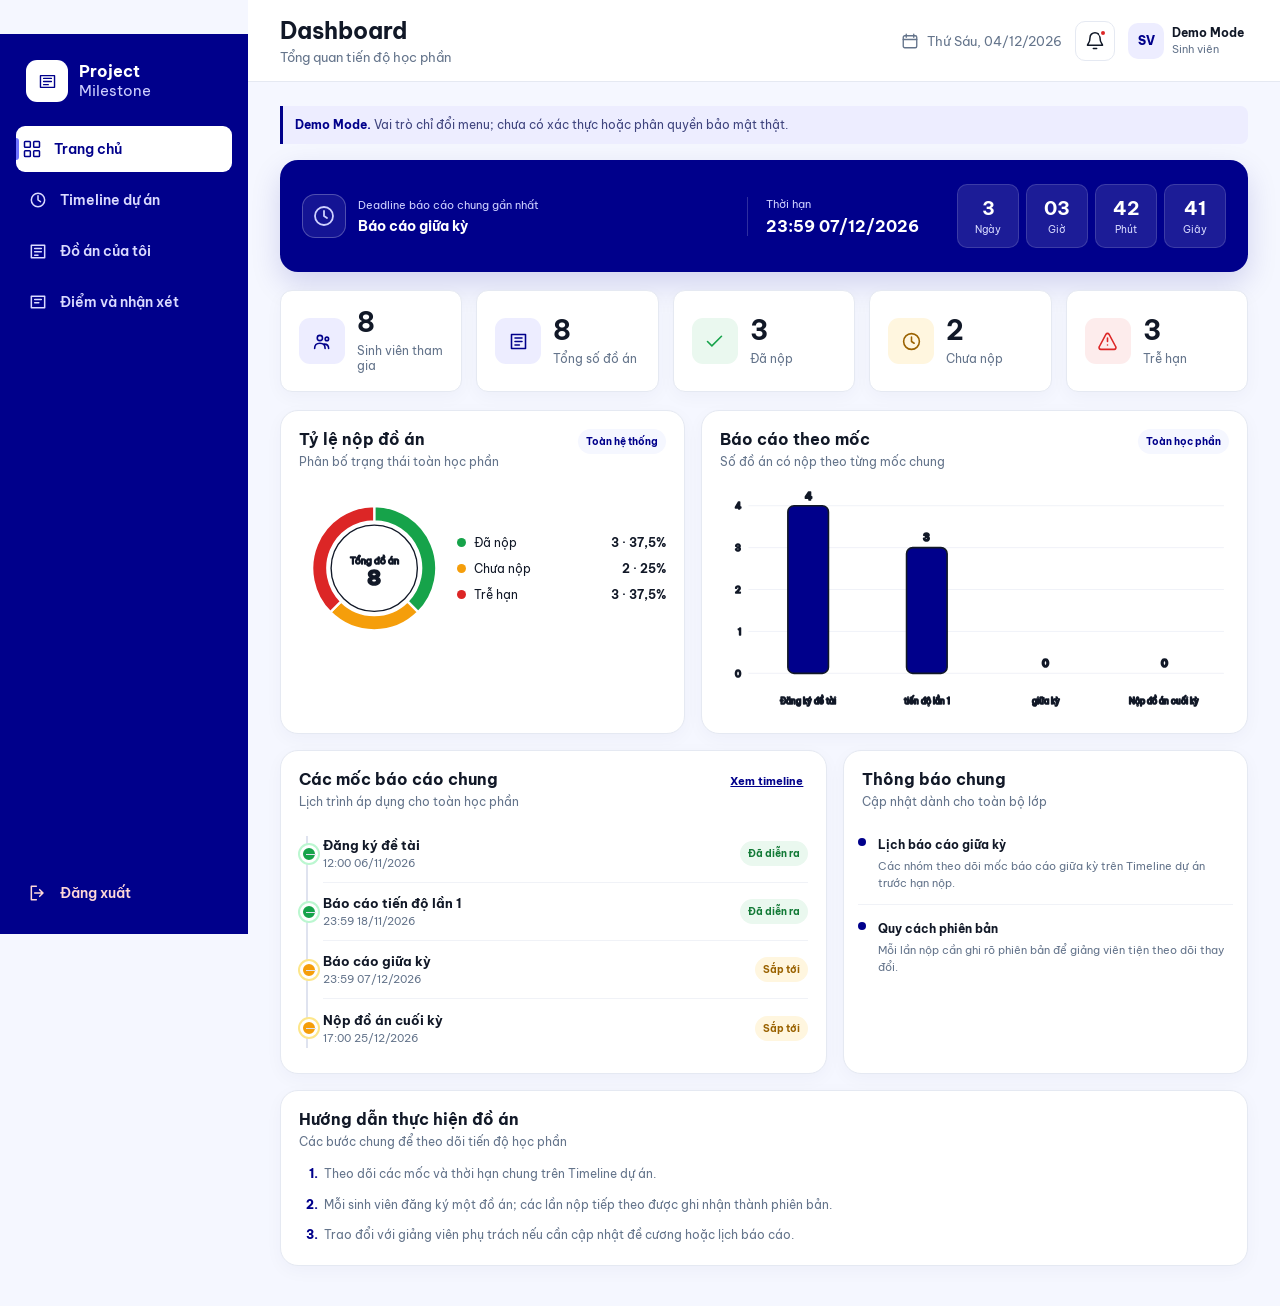
<file: index.html>
<!doctype html>
<html lang="vi">
<head>
  <meta charset="utf-8">
  <meta name="viewport" content="width=device-width, initial-scale=1">
  <meta http-equiv="refresh" content="0; url=Trang1_7/index.html">
  <title>Project Milestone - Trang chủ</title>
  <script>location.replace('Trang1_7/index.html' + location.search + location.hash);</script>
</head>
<body>
  <p>Đang mở <a href="Trang1_7/index.html">trang chủ Project Milestone</a>...</p>
</body>
</html>
</file>
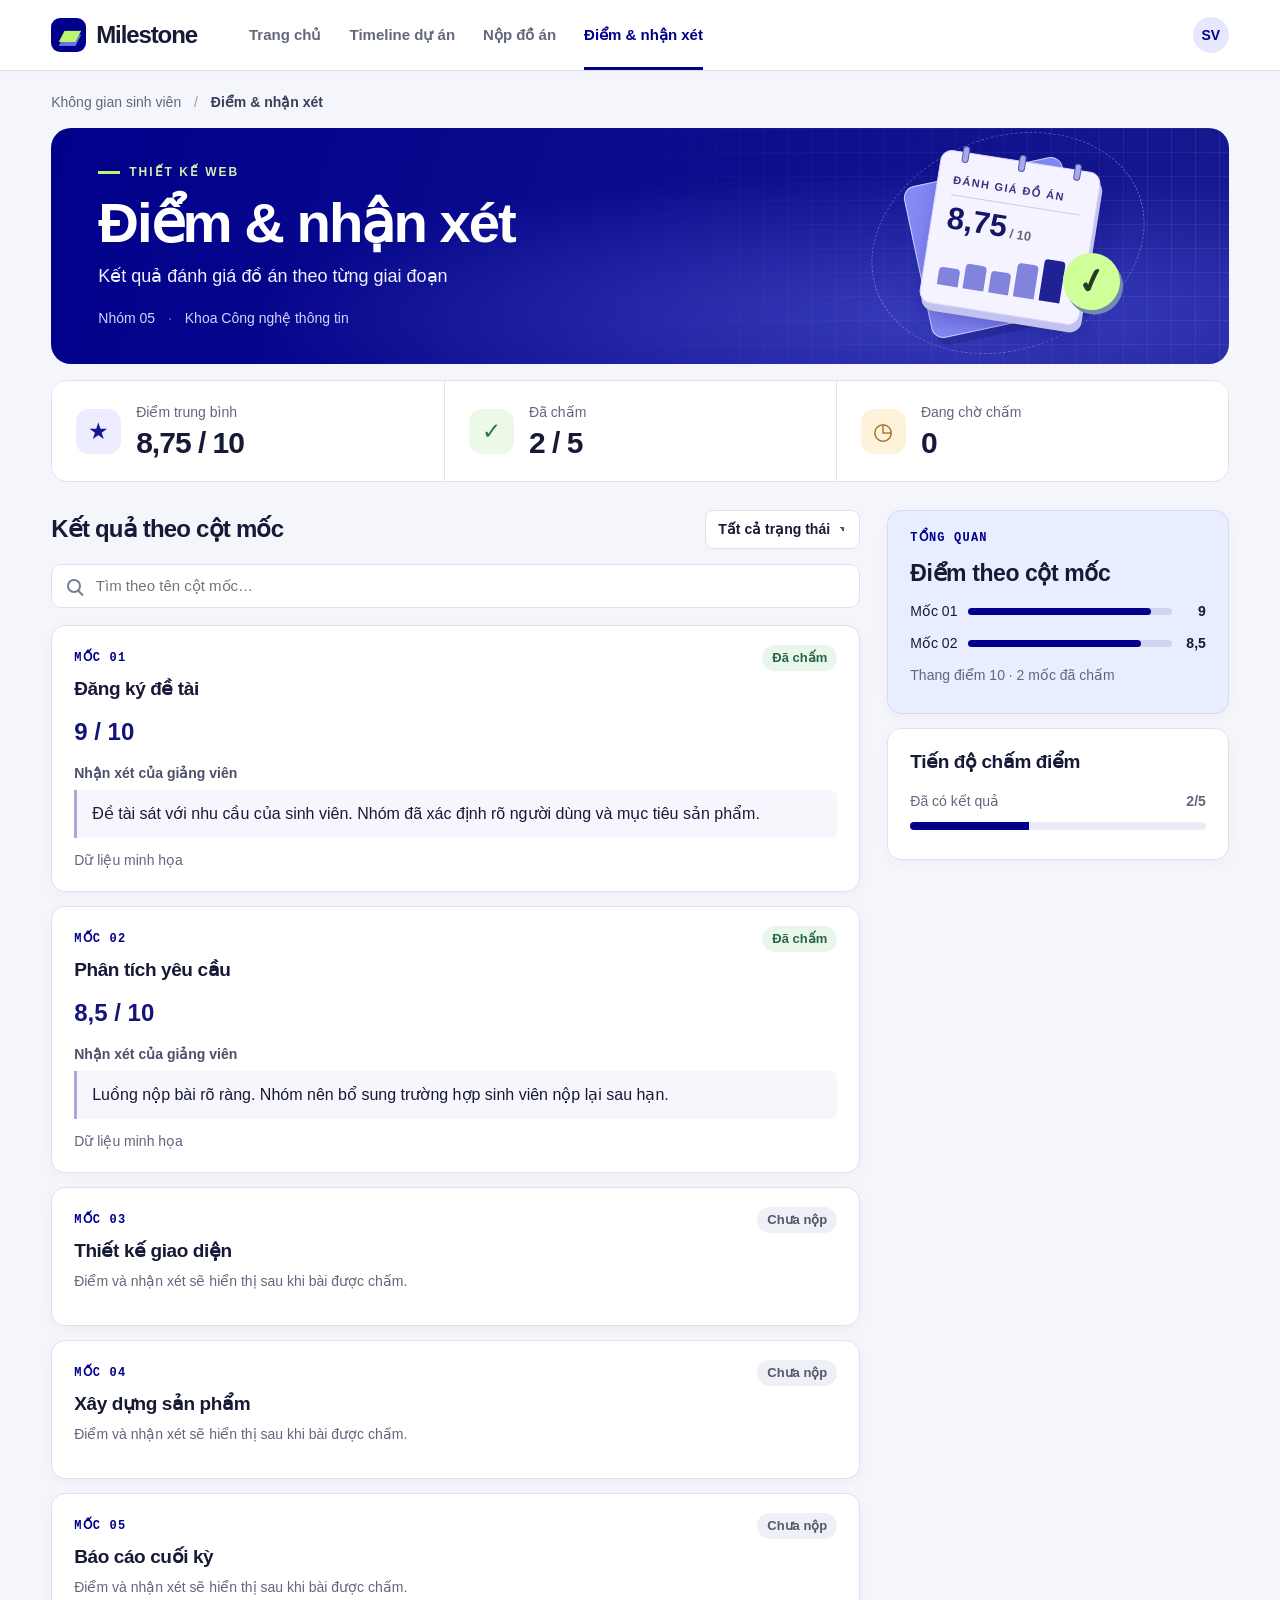
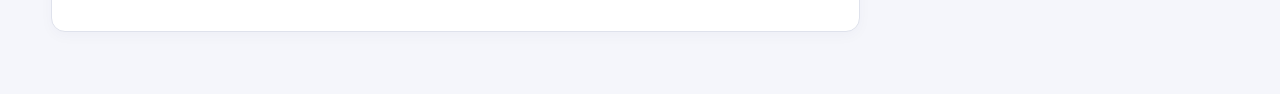
<file: diem-nhan-xet/index.html>
<!doctype html>
<html lang="vi">
<head>
<meta charset="utf-8">
<meta name="viewport" content="width=device-width, initial-scale=1">
<meta name="theme-color" content="#00008B">
<title>Điểm &amp; nhận xét | Milestone</title>
<link rel="stylesheet" href="diem-nhan-xet.css">
<script src="diem-nhan-xet.js" defer>
</script>
</head>
<body class="results">
<header>
<div class="bar">
<a class="brand" href="../index.html">
<i class="logo">▰</i>Milestone</a>
<nav aria-label="Điều hướng">
<a href="../index.html">Trang chủ</a>
<a href="../timeline/index.html">Timeline dự án</a>
<a href="../hieu_trang3/hieuindex.html">Nộp đồ án</a>
<a aria-current="page" href="../diem-nhan-xet/index.html">Điểm &amp; nhận xét</a>
</nav>
<span class="avatar" title="Không gian sinh viên">SV</span>
</div>
</header>
<main>
<div class="crumb">Không gian sinh viên <span>/</span> <b id="crumb">Điểm &amp; nhận xét</b>
</div>
<section class="hero">
<div class="paper-scene" aria-hidden="true"><div class="orbit"></div><div class="sheet back-sheet"></div><div class="sheet front-sheet"><div class="binding"><i></i><i></i><i></i></div><div class="paper-caption">ĐÁNH GIÁ ĐỒ ÁN</div><strong>8,75<small> / 10</small></strong><div class="paper-bars"><i style="height:40%"></i><i style="height:57%"></i><i style="height:50%"></i><i style="height:78%"></i><i style="height:95%"></i></div></div><div class="seal">✓</div></div><div class="heroText">
<div class="eyebrow">
<i>
</i> THIẾT KẾ WEB</div>
<h1 id="title">Điểm &amp; nhận xét</h1>
<p>Kết quả đánh giá đồ án theo từng giai đoạn</p>
<div class="meta">Nhóm 05 <span>·</span> Khoa Công nghệ thông tin</div>
</div>
</section>
<section class="metrics" aria-label="Tổng quan" id="metrics">
</section>
<div class="layout">
<section>
<div class="sectionhead">
<h2 id="heading">Kết quả theo cột mốc</h2>
<select id="filter" aria-label="Lọc theo trạng thái">
<option>Tất cả trạng thái</option>
<option>Đã chấm</option>
<option>Chờ chấm</option>
<option>Chưa nộp</option>
</select>
</div>
<label class="searchbox"><i aria-hidden="true"></i><input id="search" type="search" placeholder="Tìm theo tên cột mốc…" aria-label="Tìm theo tên cột mốc"></label>
<div id="list">
</div>
</section>
<aside id="side">
</aside>
</div>
</main>
</body>
</html>
</file>
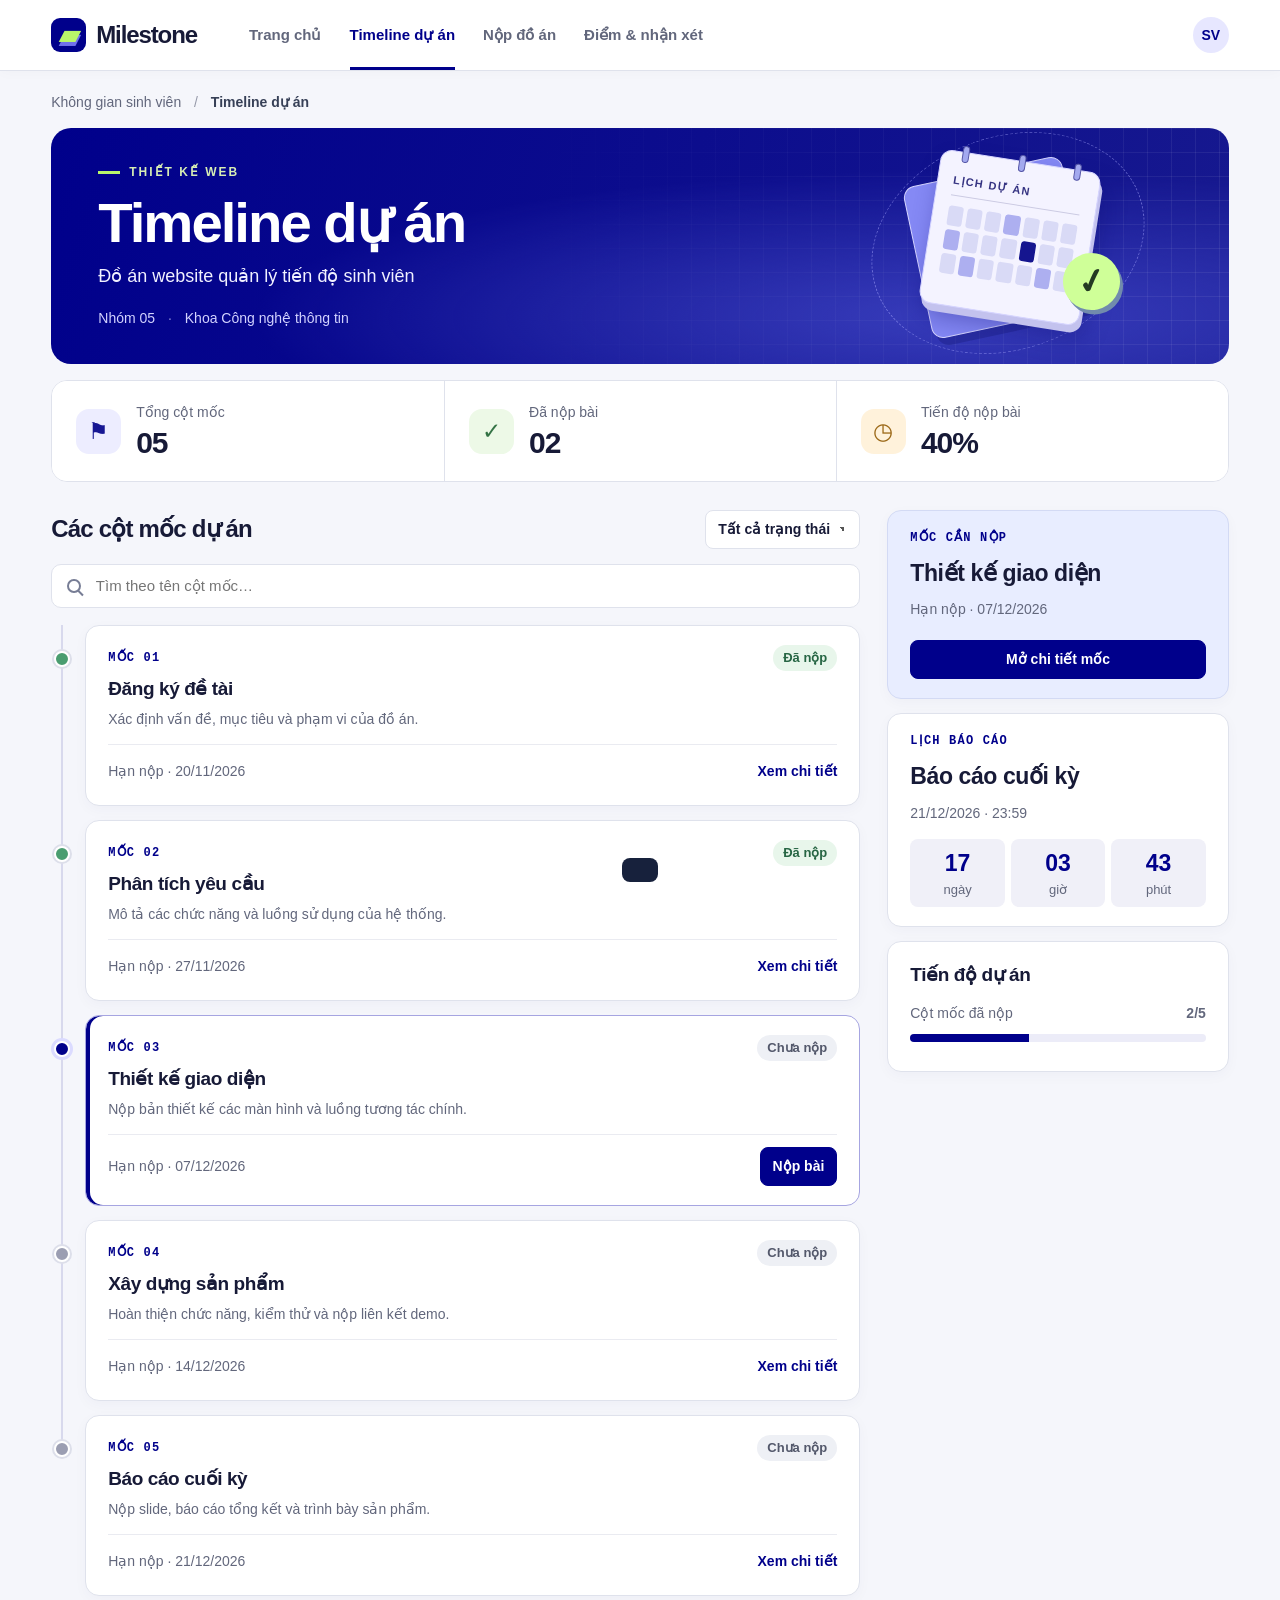
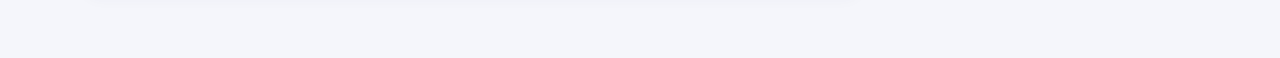
<file: timeline/index.html>
<!doctype html>
<html lang="vi">
<head>
<meta charset="utf-8">
<meta name="viewport" content="width=device-width, initial-scale=1">
<meta name="theme-color" content="#00008B">
<title>Timeline dự án | Milestone</title>
<link rel="stylesheet" href="timeline.css">
<script src="timeline.js" defer>
</script>
</head>
<body class="schedule">
<header>
<div class="bar">
<a class="brand" href="../index.html">
<i class="logo">▰</i>Milestone</a>
<nav aria-label="Điều hướng">
<a href="../index.html">Trang chủ</a>
<a aria-current="page" href="../timeline/index.html">Timeline dự án</a>
<a href="../hieu_trang3/hieuindex.html">Nộp đồ án</a>
<a href="../diem-nhan-xet/index.html">Điểm &amp; nhận xét</a>
</nav>
<span class="avatar" title="Không gian sinh viên">SV</span>
</div>
</header>
<main>
<div class="crumb">Không gian sinh viên <span>/</span> <b id="crumb">Timeline dự án</b>
</div>
<section class="hero">
<div class="paper-scene" aria-hidden="true"><div class="orbit"></div><div class="sheet back-sheet"></div><div class="sheet front-sheet"><div class="binding"><i></i><i></i><i></i></div><div class="paper-caption">LỊCH DỰ ÁN</div><div class="calendar-grid"><i></i><i></i><i></i><i></i><i></i><i></i><i></i><i></i><i></i><i></i><i></i><i></i><i></i><i></i><i></i><i></i><i></i><i></i><i></i><i></i><i></i></div></div><div class="seal">✓</div></div><div class="heroText">
<div class="eyebrow">
<i>
</i> THIẾT KẾ WEB</div>
<h1 id="title">Timeline dự án</h1>
<p>Đồ án website quản lý tiến độ sinh viên</p>
<div class="meta">Nhóm 05 <span>·</span> Khoa Công nghệ thông tin</div>
</div>
</section>
<section class="metrics" aria-label="Tổng quan" id="metrics">
</section>
<div class="layout">
<section>
<div class="sectionhead">
<h2 id="heading">Các cột mốc dự án</h2>
<select id="filter" aria-label="Lọc theo trạng thái">
<option>Tất cả trạng thái</option>
<option>Đã nộp</option>
<option>Chưa nộp</option>
<option>Trễ hạn</option>
<option>Nộp trễ</option>
</select>
</div>
<label class="searchbox"><i aria-hidden="true"></i><input id="search" type="search" placeholder="Tìm theo tên cột mốc…" aria-label="Tìm theo tên cột mốc"></label>
<div id="list">
</div>
</section>
<aside id="side">
</aside>
</div>
</main>
<dialog id="modal" aria-labelledby="dialogTitle">
<form id="form">
<div class="sectionhead">
<strong id="dialogTitle">
</strong>
<button type="button" class="close" aria-label="Đóng">×</button>
</div>
<div id="detail">
</div>
</form>
</dialog>
<div role="status" id="toast">
</div>
</body>
</html>
</file>
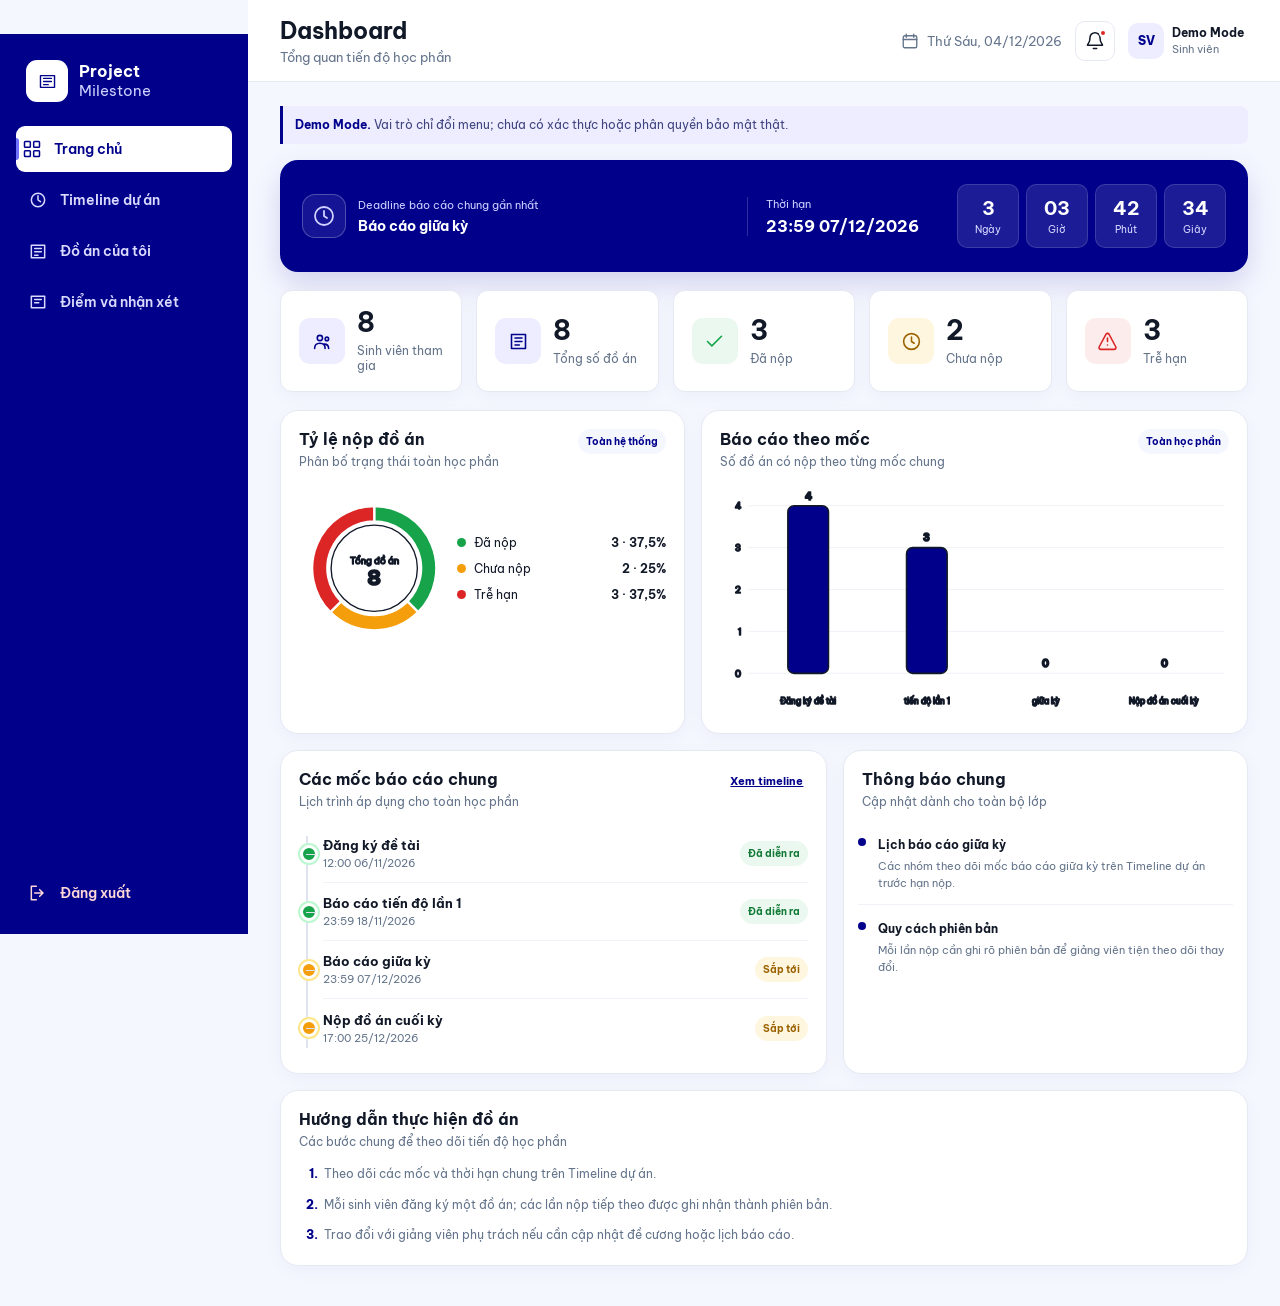
<file: Trang1_7/index.html>
<!doctype html>
<html lang="vi">
<head>
  <meta charset="utf-8">
  <meta name="viewport" content="width=device-width, initial-scale=1">
  <meta name="theme-color" content="#00008B">
  <title>Project Milestone - Dashboard</title>
  <link rel="preconnect" href="https://fonts.googleapis.com">
  <link rel="preconnect" href="https://fonts.gstatic.com" crossorigin>
  <link href="https://fonts.googleapis.com/css2?family=Be+Vietnam+Pro:wght@400;500;600;700;800&amp;display=swap" rel="stylesheet">
  <link rel="stylesheet" href="css/style.css">
  <link rel="stylesheet" href="css/dashboard.css">
</head>
<body>
  <a class="skip-link" href="#main-content">Bỏ qua đến nội dung</a>
  <div class="app-shell">
    <aside class="sidebar" id="sidebar" aria-label="Điều hướng chính">
      <div class="brand">
        <div class="brand-mark" aria-hidden="true">
          <svg viewBox="0 0 32 32"><path d="M7 8.5h18v15H7z"/><path d="M11 12h10M11 16h10M11 20h6"/></svg>
        </div>
        <div><strong>Project</strong><span>Milestone</span></div>
      </div>
      <nav class="sidebar-nav" id="sidebarNav" aria-label="Điều hướng theo vai trò">
        <a class="nav-item active" href="index.html" aria-current="page">
          <svg viewBox="0 0 24 24" aria-hidden="true"><rect x="3" y="3" width="7" height="7" rx="1"/><rect x="14" y="3" width="7" height="7" rx="1"/><rect x="3" y="14" width="7" height="7" rx="1"/><rect x="14" y="14" width="7" height="7" rx="1"/></svg>
          <span>Trang chủ</span>
        </a>
        <button class="nav-item" type="button" data-unavailable="Timeline dự án">
          <svg viewBox="0 0 24 24" aria-hidden="true"><circle cx="12" cy="12" r="8"/><path d="M12 7v5l3 2"/></svg><span>Timeline dự án</span>
        </button>
        <button class="nav-item" type="button" data-unavailable="Đồ án của tôi">
          <svg viewBox="0 0 24 24" aria-hidden="true"><path d="M12 16V4M7 9l5-5 5 5"/><path d="M5 14v5h14v-5"/></svg><span>Đồ án của tôi</span>
        </button>
        <button class="nav-item" type="button" data-unavailable="Điểm và nhận xét">
          <svg viewBox="0 0 24 24" aria-hidden="true"><path d="M4 5h16v14H4z"/><path d="M8 9h8M8 13h5"/></svg><span>Điểm và nhận xét</span>
        </button>
      </nav>
      <button class="nav-item logout" type="button" id="logoutBtn">
        <svg viewBox="0 0 24 24" aria-hidden="true"><path d="M10 4H4v16h6M14 8l4 4-4 4M8 12h10"/></svg><span>Đăng xuất</span>
      </button>
    </aside>

    <div class="main-column">
      <header class="topbar">
        <button class="icon-button menu-button" id="menuButton" type="button" aria-label="Mở menu" aria-expanded="false" aria-controls="sidebar">
          <svg viewBox="0 0 24 24" aria-hidden="true"><path d="M4 6h16M4 12h16M4 18h16"/></svg>
        </button>
        <div class="topbar-title">
          <h1>Dashboard</h1>
          <p id="greeting">Tổng quan tiến độ học phần</p>
        </div>
        <div class="topbar-actions">
          <div class="date-chip">
            <svg viewBox="0 0 24 24" aria-hidden="true"><rect x="3" y="5" width="18" height="16" rx="2"/><path d="M7 3v4M17 3v4M3 10h18"/></svg>
            <time id="currentDate"></time>
          </div>
          <button class="icon-button notification-button" id="notificationButton" type="button" aria-label="Thông báo chung">
            <svg viewBox="0 0 24 24" aria-hidden="true"><path d="M18 8a6 6 0 0 0-12 0c0 7-3 7-3 9h18c0-2-3-2-3-9M10 21h4"/></svg>
            <span class="notification-dot"></span>
          </button>
          <div class="role-chip">
            <span class="avatar" id="avatarInitial">SV</span>
            <span class="account-copy"><strong>Demo Mode</strong><small id="accountRole">Sinh viên</small></span>
          </div>
        </div>
      </header>

      <main id="main-content" class="dashboard">
        <p class="demo-notice"><strong>Demo Mode.</strong> Vai trò chỉ đổi menu; chưa có xác thực hoặc phân quyền bảo mật thật.</p>
        <section class="deadline-banner" aria-label="Deadline báo cáo chung gần nhất">
          <div class="deadline-banner-main">
            <span class="deadline-icon" aria-hidden="true">
              <svg viewBox="0 0 24 24"><path d="M12 7v5l3 2"/><circle cx="12" cy="12" r="9"/></svg>
            </span>
            <div>
              <span>Deadline báo cáo chung gần nhất</span>
                <strong id="deadlineMilestone">Đang tải…</strong>
            </div>
          </div>
          <div class="deadline-date">
            <span>Thời hạn</span>
            <strong id="deadlineDate"></strong>
          </div>
          <div class="countdown" id="countdown" role="timer" aria-label="Thời gian còn lại đến báo cáo chung" aria-live="off">
            <div><strong id="countDays">0</strong><span>Ngày</span></div>
            <div><strong id="countHours">0</strong><span>Giờ</span></div>
            <div><strong id="countMinutes">0</strong><span>Phút</span></div>
            <div><strong id="countSeconds">0</strong><span>Giây</span></div>
          </div>
        </section>

        <section class="kpi-grid" id="kpiGrid" aria-label="Thống kê chung toàn học phần"></section>

        <section class="analytics-grid" aria-label="Biểu đồ thống kê">
          <article class="panel">
            <div class="panel-heading">
              <div><h2>Tỷ lệ nộp đồ án</h2><p>Phân bố trạng thái toàn học phần</p></div>
              <span class="panel-badge">Toàn hệ thống</span>
            </div>
            <div class="donut-layout">
              <div class="donut-wrap">
                <svg id="donutChart" viewBox="0 0 220 220" role="img" aria-label="Biểu đồ tỷ lệ trạng thái nộp đồ án"></svg>
              </div>
              <div class="chart-legend" id="donutLegend"></div>
            </div>
          </article>
          <article class="panel">
            <div class="panel-heading">
              <div><h2>Báo cáo theo mốc</h2><p>Số đồ án có nộp theo từng mốc chung</p></div>
              <span class="panel-badge">Toàn học phần</span>
            </div>
            <div class="bar-chart-wrap">
              <svg id="barChart" viewBox="0 0 600 260" role="img" aria-label="Biểu đồ cột tiến độ nộp"></svg>
            </div>
          </article>
        </section>

        <section class="details-grid">
          <article class="panel timeline-panel">
            <div class="panel-heading">
              <div><h2>Các mốc báo cáo chung</h2><p>Lịch trình áp dụng cho toàn học phần</p></div>
              <a class="text-button" href="../timeline/index.html">Xem timeline</a>
            </div>
            <ol class="mini-timeline" id="miniTimeline"></ol>
          </article>

          <article class="panel announcements-panel">
            <div class="panel-heading">
              <div><h2>Thông báo chung</h2><p>Cập nhật dành cho toàn bộ lớp</p></div>
            </div>
            <ul class="announcement-list" id="announcementList"></ul>
          </article>
        </section>

        <section class="panel guidance-panel" aria-labelledby="guidanceTitle">
          <div class="panel-heading">
            <div><h2 id="guidanceTitle">Hướng dẫn thực hiện đồ án</h2><p>Các bước chung để theo dõi tiến độ học phần</p></div>
          </div>
          <ol class="guidance-list" id="guidanceList"></ol>
        </section>
      </main>
    </div>
  </div>
  <div class="toast" id="toast" role="status" aria-live="polite" hidden></div>
  <div class="sidebar-overlay" id="sidebarOverlay" hidden></div>
  <script src="js/data.js"></script>
  <script src="js/dashboard.js"></script>
</body>
</html>
</file>
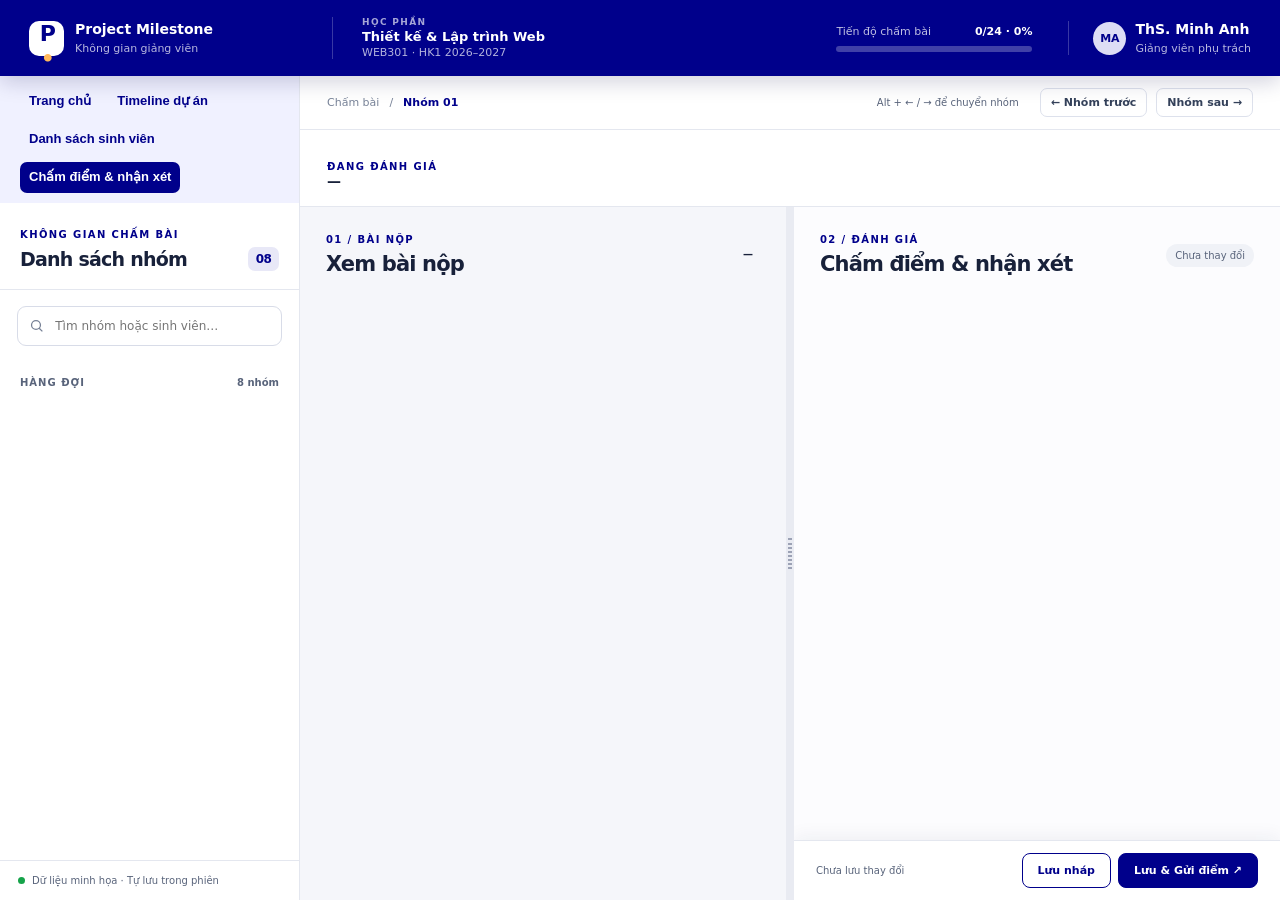
<file: Trang_5/index.html>
<!doctype html>
<html lang="vi">
<head>
  <meta charset="utf-8">
  <meta name="viewport" content="width=device-width, initial-scale=1">
  <meta name="theme-color" content="#00008B">
  <title>Chấm điểm & nhận xét | Project Milestone</title>
  <link rel="stylesheet" href="style.css">
  <link rel="stylesheet" href="../navigation.css">
  <script src="script.js" defer></script>
</head>
<body>
  <a class="skip-link" href="#main-content">Bỏ qua điều hướng</a>
  <header class="topbar">
    <button id="menu-toggle" class="icon-button mobile-only" type="button" aria-label="Mở danh sách nhóm" aria-expanded="false" aria-controls="queue-sidebar">☰</button>
    <div class="brand"><span class="brand-mark" aria-hidden="true">P<span>•</span></span><span><strong>Project Milestone</strong><small>Không gian giảng viên</small></span></div>
    <div class="course"><span class="course-label">HỌC PHẦN</span><strong>Thiết kế & Lập trình Web</strong><span class="course-code">WEB301 · HK1 2026–2027</span></div>
    <div class="top-progress"><div class="progress-caption"><span>Tiến độ chấm bài</span><strong id="progress-label">0/24 · 0%</strong></div><div class="progress-track" role="progressbar" aria-label="Tiến độ chấm bài" aria-valuemin="0" aria-valuemax="24" aria-valuenow="0" id="progress-track"><span id="progress-fill"></span></div></div>
    <div class="teacher"><span class="teacher-avatar" aria-hidden="true">MA</span><span><strong>ThS. Minh Anh</strong><small>Giảng viên phụ trách</small></span></div>
  </header>

  <div class="app-shell">
    <div id="sidebar-scrim" class="sidebar-scrim" hidden></div>
    <aside class="queue-sidebar" id="queue-sidebar" aria-label="Hàng đợi chấm bài">
      <nav class="site-links" aria-label="Điều hướng website">
        <a href="../index.html">Trang chủ</a>
        <a href="../timeline/index.html">Timeline dự án</a>
        <a href="../Trang6-Nhu/Trang6/student-detail.html">Danh sách sinh viên</a>
        <a href="index.html" aria-current="page">Chấm điểm &amp; nhận xét</a>
      </nav>
      <div class="sidebar-head"><div><p class="eyebrow">KHÔNG GIAN CHẤM BÀI</p><h1>Danh sách nhóm <span id="group-count">08</span></h1></div><button id="sidebar-close" class="icon-button mobile-only" type="button" aria-label="Đóng danh sách nhóm">✕</button></div>
      <div class="queue-controls"><label class="search-wrap"><span class="sr-only">Tìm nhóm hoặc sinh viên</span><svg viewBox="0 0 24 24" aria-hidden="true"><circle cx="11" cy="11" r="7"/><path d="m16 16 5 5"/></svg><input id="queue-search" type="search" placeholder="Tìm nhóm hoặc sinh viên…" autocomplete="off"></label><div id="filter-chips" class="filter-chips" role="group" aria-label="Lọc hàng đợi"></div></div>
      <div class="queue-section-title"><span>HÀNG ĐỢI</span><span id="filtered-count">8 nhóm</span></div>
      <nav id="queue-list" class="queue-list" aria-label="Chọn nhóm"></nav>
      <div class="sidebar-foot"><span class="foot-dot"></span><span>Dữ liệu minh họa · Tự lưu trong phiên</span></div>
    </aside>

    <main id="main-content" class="workspace">
      <div class="workspace-toolbar"><div class="crumb"><span>Chấm bài</span><span aria-hidden="true">/</span><strong id="toolbar-group">Nhóm 01</strong></div><div class="toolbar-right"><span class="shortcut-hint">Alt + ← / → để chuyển nhóm</span><div class="pager"><button id="prev-group" type="button" aria-label="Nhóm trước">← <span>Nhóm trước</span></button><button id="next-group" type="button" aria-label="Nhóm sau"><span>Nhóm sau</span> →</button></div></div></div>
      <div class="milestone-bar"><div class="milestone-heading"><span class="eyebrow">ĐANG ĐÁNH GIÁ</span><strong id="current-project">—</strong></div><div id="milestone-tabs" class="milestone-tabs" role="tablist" aria-label="Chọn mốc báo cáo"></div></div>
      <div id="empty-workspace" class="empty-workspace" hidden><div class="empty-icon">⌕</div><h2>Không tìm thấy nhóm phù hợp</h2><p>Thử một từ khóa hoặc bộ lọc khác để tiếp tục chấm bài.</p><button id="reset-filters" class="button secondary" type="button">Xóa bộ lọc</button></div>
      <div id="split-area" class="split-area" role="tabpanel" tabindex="0" aria-labelledby="week-tab-1">
        <section id="viewer-pane" class="pane viewer-pane" aria-labelledby="viewer-title"><div class="pane-inner"><div class="section-topline"><div><p class="eyebrow">01 / BÀI NỘP</p><h2 id="viewer-title">Xem bài nộp</h2></div><span id="submission-status" class="badge">—</span></div><div id="viewer-content"></div></div></section>
        <div id="pane-resizer" class="pane-resizer" role="separator" tabindex="0" aria-label="Thay đổi độ rộng hai cột" aria-orientation="vertical" aria-valuemin="35" aria-valuemax="65" aria-valuenow="50"><span aria-hidden="true"></span></div>
        <section id="grading-pane" class="pane grading-pane" aria-labelledby="grading-title"><div class="pane-inner grading-inner"><div class="section-topline grading-heading"><div><p class="eyebrow">02 / ĐÁNH GIÁ</p><h2 id="grading-title">Chấm điểm & nhận xét</h2></div><span id="draft-indicator" class="draft-indicator">Chưa thay đổi</span></div><div id="previous-score" class="previous-score" hidden></div><div id="grading-content"></div></div><footer class="action-footer"><span id="save-status" role="status" aria-live="polite">Chưa lưu thay đổi</span><div class="action-buttons"><button id="save-draft" class="button secondary" type="button">Lưu nháp</button><button id="submit-grade" class="button primary" type="button">Lưu & Gửi điểm <span aria-hidden="true">↗</span></button></div></footer></section>
      </div>
    </main>
  </div>
  <div id="toast-region" class="toast-region" role="status" aria-live="polite"></div>
  <div id="modal-root"></div>
</body>
</html>
</file>
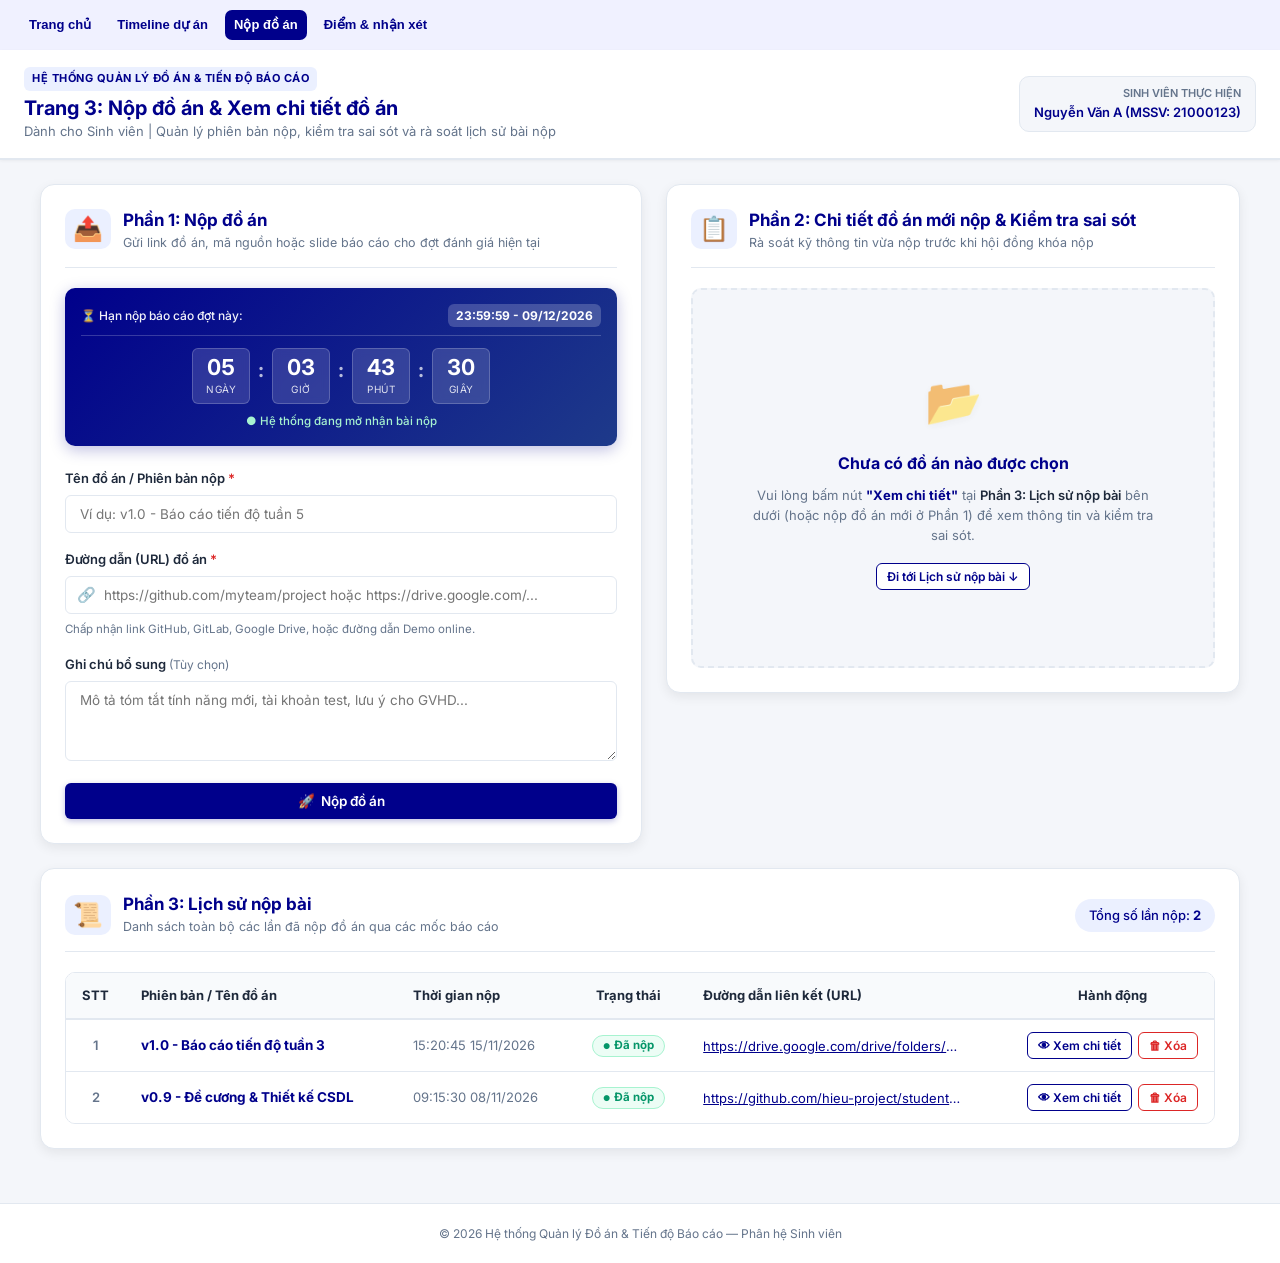
<file: hieu_trang3/hieuindex.html>
<!DOCTYPE html>
<html lang="vi">
<head>
    <meta charset="UTF-8">
    <meta name="viewport" content="width=device-width, initial-scale=1.0">
    <title>Trang 3: Nộp đồ án & Xem chi tiết đồ án - Dành cho Sinh viên</title>
    <!-- Nhúng Font chữ hiện đại Inter -->
    <link rel="preconnect" href="https://fonts.googleapis.com">
    <link rel="preconnect" href="https://fonts.gstatic.com" crossorigin>
    <link href="https://fonts.googleapis.com/css2?family=Inter:wght@400;500;600;700&display=swap" rel="stylesheet">
    <!-- File CSS riêng biệt đặt trong thư mục css/ theo chuẩn nhóm -->
    <link rel="stylesheet" href="css/submit-project.css">
    <link rel="stylesheet" href="../navigation.css">
</head>
<body class="sp-body">
    <nav class="site-links" aria-label="Điều hướng website">
      <a href="../index.html">Trang chủ</a>
      <a href="../timeline/index.html">Timeline dự án</a>
      <a href="hieuindex.html" aria-current="page">Nộp đồ án</a>
      <a href="../diem-nhan-xet/index.html">Điểm &amp; nhận xét</a>
    </nav>

    <!-- HEADER ĐƠN GIẢN: Độc lập để dễ gộp chung layout/menu sau này -->
    <header class="sp-header">
        <div class="sp-header-container">
            <div class="sp-header-title-box">
                <span class="sp-header-badge">Hệ thống Quản lý Đồ án & Tiến độ Báo cáo</span>
                <h1 class="sp-header-title">Trang 3: Nộp đồ án &amp; Xem chi tiết đồ án</h1>
                <p class="sp-header-subtitle">Dành cho Sinh viên | Quản lý phiên bản nộp, kiểm tra sai sót và rà soát lịch sử bài nộp</p>
            </div>
            <div class="sp-header-student-tag">
                <span class="sp-student-role">Sinh viên thực hiện</span>
                <span class="sp-student-name">Nguyễn Văn A (MSSV: 21000123)</span>
            </div>
        </div>
    </header>

    <!-- THÔNG BÁO TOAST NỔI (KHI THAO TÁC THÀNH CÔNG/LỖI) -->
    <div id="spToast" class="sp-toast" role="alert" aria-live="assertive">
        <div class="sp-toast-icon">✓</div>
        <div class="sp-toast-content">
            <div class="sp-toast-title" id="spToastTitle">Thông báo</div>
            <div class="sp-toast-message" id="spToastMessage">Nộp đồ án thành công!</div>
        </div>
    </div>

    <!-- MAIN CONTENT -->
    <main class="sp-main-container">
        
        <!-- HÀNG 1: BỐ CỤC 2 CỘT (PHẦN 1: FORM NỘP ĐỒ ÁN & COUNTDOWN | PHẦN 2: CHI TIẾT MỚI NỘP & RÀ SOÁT) -->
        <div class="sp-two-column-layout">
            
            <!-- ========================================== -->
            <!-- PHẦN 1: NỘP ĐỒ ÁN (FORM + COUNTDOWN)       -->
            <!-- ========================================== -->
            <section class="sp-card sp-submit-section" id="spSubmitSection">
                <div class="sp-card-header">
                    <div class="sp-card-header-icon">📤</div>
                    <div>
                        <h2 class="sp-card-title">Phần 1: Nộp đồ án</h2>
                        <p class="sp-card-desc">Gửi link đồ án, mã nguồn hoặc slide báo cáo cho đợt đánh giá hiện tại</p>
                    </div>
                </div>

                <!-- BOX ĐỒNG HỒ ĐẾM NGƯỢC (COUNTDOWN REAL-TIME) -->
                <div class="sp-countdown-card">
                    <div class="sp-countdown-header">
                        <span class="sp-countdown-label">⏳ Hạn nộp báo cáo đợt này:</span>
                        <span class="sp-countdown-deadline" id="spDeadlineText">23:59:59 - 28/11/2026</span>
                    </div>
                    <div class="sp-countdown-timer" id="spCountdownTimer">
                        <div class="sp-timer-item">
                            <span class="sp-timer-number" id="spTimerDays">00</span>
                            <span class="sp-timer-text">Ngày</span>
                        </div>
                        <div class="sp-timer-sep">:</div>
                        <div class="sp-timer-item">
                            <span class="sp-timer-number" id="spTimerHours">00</span>
                            <span class="sp-timer-text">Giờ</span>
                        </div>
                        <div class="sp-timer-sep">:</div>
                        <div class="sp-timer-item">
                            <span class="sp-timer-number" id="spTimerMinutes">00</span>
                            <span class="sp-timer-text">Phút</span>
                        </div>
                        <div class="sp-timer-sep">:</div>
                        <div class="sp-timer-item">
                            <span class="sp-timer-number" id="spTimerSeconds">00</span>
                            <span class="sp-timer-text">Giây</span>
                        </div>
                    </div>
                    <div class="sp-countdown-status" id="spCountdownStatus">
                        ● Hệ thống đang mở nhận bài nộp
                    </div>
                </div>

                <!-- FORM NỘP ĐỒ ÁN -->
                <form id="spProjectForm" class="sp-form" novalidate>
                    <!-- Tên đồ án / Phiên bản nộp -->
                    <div class="sp-form-group">
                        <label for="spVersionInput" class="sp-label">
                            Tên đồ án / Phiên bản nộp <span class="sp-required">*</span>
                        </label>
                        <input 
                            type="text" 
                            id="spVersionInput" 
                            name="version" 
                            class="sp-input" 
                            placeholder="Ví dụ: v1.0 - Báo cáo tiến độ tuần 5" 
                            required
                        >
                        <div class="sp-error-message" id="spVersionError">Vui lòng nhập tên đồ án hoặc phiên bản nộp.</div>
                    </div>

                    <!-- URL đồ án -->
                    <div class="sp-form-group">
                        <label for="spUrlInput" class="sp-label">
                            Đường dẫn (URL) đồ án <span class="sp-required">*</span>
                        </label>
                        <div class="sp-input-with-icon">
                            <span class="sp-input-icon">🔗</span>
                            <input 
                                type="url" 
                                id="spUrlInput" 
                                name="projectUrl" 
                                class="sp-input sp-input-url" 
                                placeholder="https://github.com/myteam/project hoặc https://drive.google.com/..." 
                                required
                            >
                        </div>
                        <div class="sp-error-message" id="spUrlError">Đường dẫn không hợp lệ! Vui lòng bắt đầu bằng http:// hoặc https://</div>
                        <small class="sp-input-hint">Chấp nhận link GitHub, GitLab, Google Drive, hoặc đường dẫn Demo online.</small>
                    </div>

                    <!-- Ghi chú (Tùy chọn) -->
                    <div class="sp-form-group">
                        <label for="spNoteInput" class="sp-label">
                            Ghi chú bổ sung <span class="sp-optional">(Tùy chọn)</span>
                        </label>
                        <textarea 
                            id="spNoteInput" 
                            name="note" 
                            class="sp-textarea" 
                            rows="3" 
                            placeholder="Mô tả tóm tắt tính năng mới, tài khoản test, lưu ý cho GVHD..."
                        ></textarea>
                    </div>

                    <!-- Nút nộp đồ án -->
                    <div class="sp-form-actions">
                        <button type="submit" class="sp-btn sp-btn-primary" id="spBtnSubmit">
                            <span class="sp-btn-icon">🚀</span>
                            <span id="spSubmitBtnText">Nộp đồ án</span>
                        </button>
                        <button type="button" class="sp-btn sp-btn-secondary" id="spBtnResetForm" style="display: none;">
                            Hủy sửa / Đặt lại
                        </button>
                    </div>
                </form>
            </section>

            <!-- ============================================================== -->
            <!-- PHẦN 2: XEM CHI TIẾT ĐỒ ÁN MỚI NỘP & KIỂM TRA SAI SÓT         -->
            <!-- ============================================================== -->
            <section class="sp-card sp-detail-section" id="spDetailSection">
                <div class="sp-card-header">
                    <div class="sp-card-header-icon">📋</div>
                    <div>
                        <h2 class="sp-card-title">Phần 2: Chi tiết đồ án mới nộp &amp; Kiểm tra sai sót</h2>
                        <p class="sp-card-desc">Rà soát kỹ thông tin vừa nộp trước khi hội đồng khóa nộp</p>
                    </div>
                </div>

                <!-- KHUNG TRẠNG THÁI TRỐNG (EMPTY STATE BAN ĐẦU KHI CHƯA CHỌN) -->
                <div class="sp-detail-empty-state" id="spDetailEmptyState">
                    <div class="sp-detail-empty-icon">📂</div>
                    <h3 class="sp-detail-empty-title">Chưa có đồ án nào được chọn</h3>
                    <p class="sp-detail-empty-desc">
                        Vui lòng bấm nút <strong>"Xem chi tiết"</strong> tại <em>Phần 3: Lịch sử nộp bài</em> bên dưới (hoặc nộp đồ án mới ở Phần 1) để xem thông tin và kiểm tra sai sót.
                    </p>
                    <button type="button" class="sp-btn sp-btn-outline sp-btn-sm" id="spBtnScrollToHistory">
                        <span>Đi tới Lịch sử nộp bài ↓</span>
                    </button>
                </div>

                <!-- KHUNG NỘI DUNG CHI TIẾT (CHỈ HIỂN THỊ KHI ĐÃ CHỌN HOẶC NỘP ĐỒ ÁN) -->
                <div class="sp-detail-content" id="spDetailContent" style="display: none;">
                    <!-- KHUNG CHI TIẾT BẢN NỘP GẦN NHẤT -->
                    <div class="sp-detail-box" id="spLatestSubmissionBox">
                        <div class="sp-detail-top">
                            <div class="sp-detail-version-wrapper">
                                <span class="sp-detail-sublabel">Phiên bản đang chọn xem:</span>
                                <h3 class="sp-detail-version" id="spDetailVersionName">Chưa có bài nộp nào</h3>
                            </div>
                            <span class="sp-badge sp-badge-warning" id="spDetailStatusBadge">Chưa nộp</span>
                        </div>

                        <div class="sp-detail-grid">
                            <div class="sp-detail-item">
                                <span class="sp-detail-label">🕒 Thời gian nộp:</span>
                                <span class="sp-detail-value" id="spDetailSubmitTime">--:--:-- --/--/----</span>
                            </div>
                            <div class="sp-detail-item">
                                <span class="sp-detail-label">🔗 Liên kết sản phẩm:</span>
                                <div class="sp-detail-value" id="spDetailUrlContainer">
                                    <span class="sp-text-muted">Chưa có liên kết</span>
                                </div>
                            </div>
                            <div class="sp-detail-item sp-detail-item-full">
                                <span class="sp-detail-label">📝 Ghi chú từ sinh viên:</span>
                                <p class="sp-detail-note" id="spDetailNote">Chưa có dữ liệu ghi chú.</p>
                            </div>
                        </div>
                    </div>

                    <!-- KHU VỰC TỰ RÀ SOÁT / KIỂM TRA SAI SÓT TRƯỚC KHI CHỐT -->
                    <div class="sp-checklist-box">
                        <h4 class="sp-checklist-title">
                            <span class="sp-checklist-icon">⚠️</span> Danh sách tự kiểm tra sai sót (Rà soát nhanh)
                        </h4>
                        <p class="sp-checklist-desc">Sinh viên chủ động tích chọn để kiểm tra tính chính xác và đầy đủ:</p>
                        
                        <ul class="sp-checklist">
                            <li class="sp-checklist-item">
                                <label class="sp-checkbox-label">
                                    <input type="checkbox" class="sp-checkbox" id="chk1">
                                    <span class="sp-checkbox-custom"></span>
                                    <span class="sp-checkbox-text">Đường dẫn Google Drive / OneDrive đã bật quyền <strong>"Bất kỳ ai có liên kết đều có thể xem"</strong>?</span>
                                </label>
                            </li>
                            <li class="sp-checklist-item">
                                <label class="sp-checkbox-label">
                                    <input type="checkbox" class="sp-checkbox" id="chk2">
                                    <span class="sp-checkbox-custom"></span>
                                    <span class="sp-checkbox-text">Đường dẫn GitHub Repository là <strong>Public</strong> hoặc đã cấp quyền truy cập cho Giảng viên?</span>
                                </label>
                            </li>
                            <li class="sp-checklist-item">
                                <label class="sp-checkbox-label">
                                    <input type="checkbox" class="sp-checkbox" id="chk3">
                                    <span class="sp-checkbox-custom"></span>
                                    <span class="sp-checkbox-text">Đúng link mã nguồn/slide của <strong>phiên bản mới nhất</strong> (đã commit/push đủ mã nguồn)?</span>
                                </label>
                            </li>
                            <li class="sp-checklist-item">
                                <label class="sp-checkbox-label">
                                    <input type="checkbox" class="sp-checkbox" id="chk4">
                                    <span class="sp-checkbox-custom"></span>
                                    <span class="sp-checkbox-text">Đã đính kèm hướng dẫn cấu hình &amp; tài khoản kiểm thử (nếu có) trong phần Ghi chú?</span>
                                </label>
                            </li>
                        </ul>
                    </div>

                    <!-- NÚT CHỈNH SỬA / NỘP LẠI -->
                    <div class="sp-detail-actions">
                        <button type="button" class="sp-btn sp-btn-outline" id="spBtnEditSubmission">
                            <span class="sp-btn-icon">✏️</span>
                            <span>Chỉnh sửa / Nộp lại bản này</span>
                        </button>
                        <span class="sp-detail-action-hint">Nút này sẽ đổ dữ liệu bản đang xem lên Form phía trên để bạn cập nhật nhanh.</span>
                    </div>
                </div>
            </section>
        </div>

        <!-- ========================================== -->
        <!-- PHẦN 3: LỊCH SỬ NỘP BÀI                   -->
        <!-- ========================================== -->
        <section class="sp-card sp-history-section" id="spHistorySection">
            <div class="sp-card-header sp-history-header">
                <div class="sp-history-title-wrap">
                    <div class="sp-card-header-icon">📜</div>
                    <div>
                        <h2 class="sp-card-title">Phần 3: Lịch sử nộp bài</h2>
                        <p class="sp-card-desc">Danh sách toàn bộ các lần đã nộp đồ án qua các mốc báo cáo</p>
                    </div>
                </div>
                <div class="sp-history-counter">
                    Tổng số lần nộp: <strong id="spHistoryCount">0</strong>
                </div>
            </div>

            <!-- BẢNG LỊCH SỬ NỘP -->
            <div class="sp-table-responsive">
                <table class="sp-table" id="spHistoryTable">
                    <thead>
                        <tr>
                            <th style="width: 50px; text-align: center;">STT</th>
                            <th>Phiên bản / Tên đồ án</th>
                            <th>Thời gian nộp</th>
                            <th style="text-align: center;">Trạng thái</th>
                            <th>Đường dẫn liên kết (URL)</th>
                            <th style="width: 190px; text-align: center;">Hành động</th>
                        </tr>
                    </thead>
                    <tbody id="spHistoryTableBody">
                        <!-- Dữ liệu sẽ được JavaScript sinh tự động từ localStorage hoặc dữ liệu mẫu -->
                    </tbody>
                </table>
            </div>

            <!-- Trạng thái trống (nếu không có bản ghi) -->
            <div id="spEmptyState" class="sp-empty-state" style="display: none;">
                <div class="sp-empty-icon">📂</div>
                <p class="sp-empty-title">Chưa có lịch sử nộp bài</p>
                <p class="sp-empty-desc">Hãy sử dụng Form ở Phần 1 để nộp bản báo cáo đầu tiên của bạn.</p>
            </div>
        </section>

    </main>

    <!-- FOOTER NHẸ ĐỘC LẬP -->
    <footer class="sp-footer">
        <p>© 2026 Hệ thống Quản lý Đồ án &amp; Tiến độ Báo cáo — Phân hệ Sinh viên</p>
    </footer>

    <!-- File JavaScript riêng biệt đặt trong thư mục js/ theo chuẩn nhóm -->
    <script src="js/submit-project.js"></script>
</body>
</html>
</file>
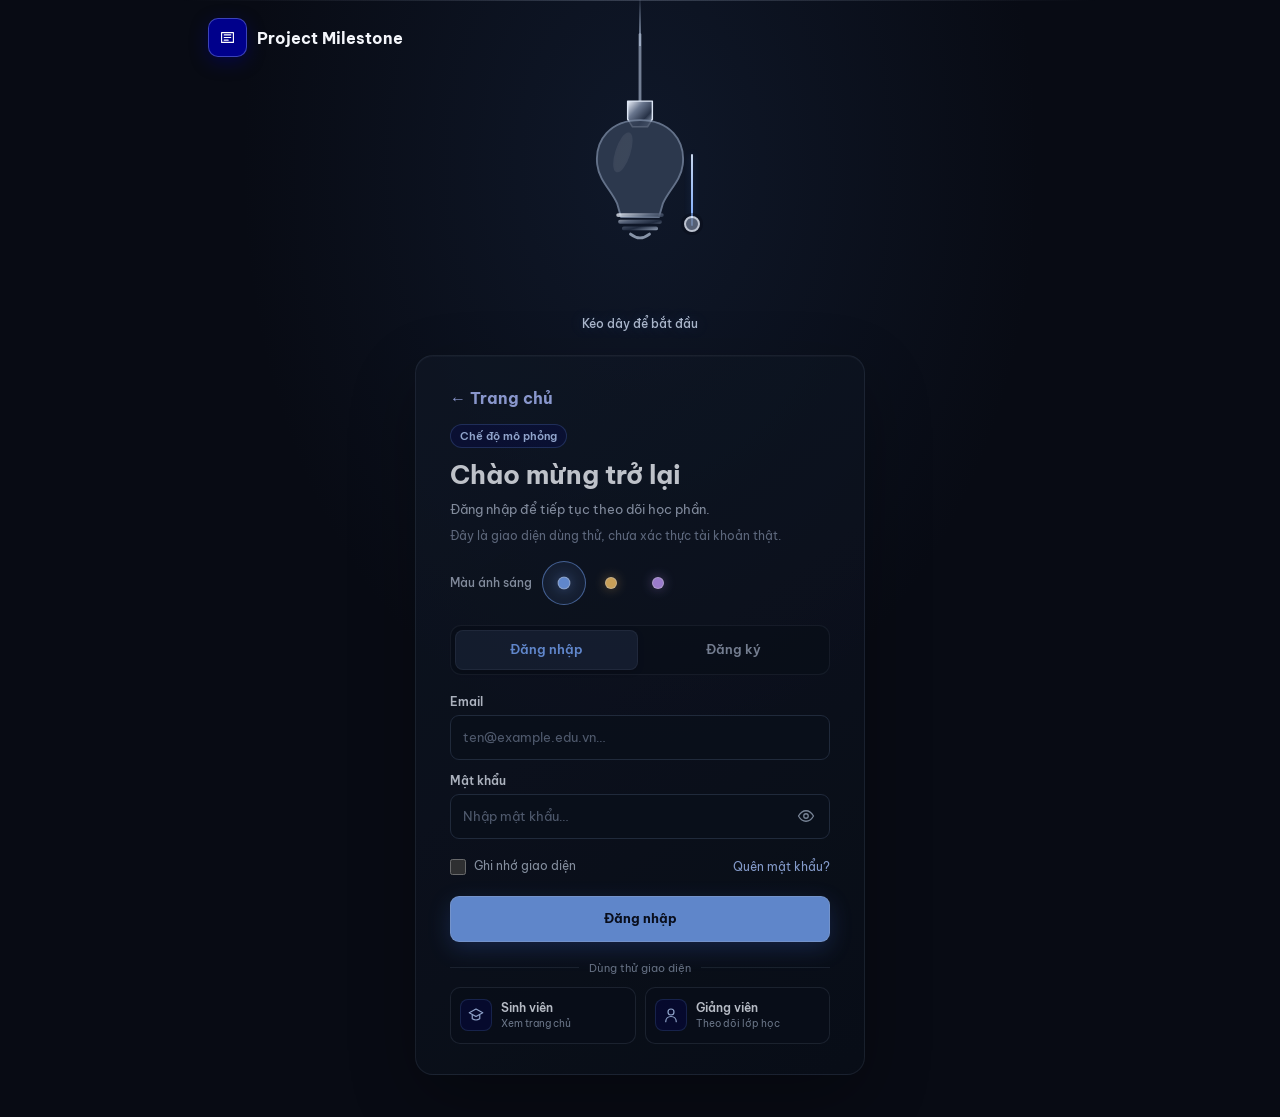
<file: Trang1_7/auth.html>
<!doctype html>
<html lang="vi" class="auth-document">
<head>
  <meta charset="utf-8">
  <meta name="viewport" content="width=device-width, initial-scale=1">
  <meta name="theme-color" content="#080B14">
  <title>Project Milestone - Đăng nhập</title>
  <link rel="preconnect" href="https://fonts.googleapis.com">
  <link rel="preconnect" href="https://fonts.gstatic.com" crossorigin>
  <link href="https://fonts.googleapis.com/css2?family=Be+Vietnam+Pro:wght@400;500;600;700;800&amp;display=swap" rel="stylesheet">
  <link rel="stylesheet" href="css/style.css">
  <link rel="stylesheet" href="css/auth.css">
</head>
<body class="auth-page" data-light="blue" data-lamp="off">
  <a class="skip-link" href="#authFormPanel">Bỏ qua đến biểu mẫu</a>
  <main class="auth-layout">
    <section class="auth-showcase" aria-label="Giới thiệu Project Milestone">
      <div class="showcase-brand">
        <span class="brand-mark" aria-hidden="true">
          <svg viewBox="0 0 32 32"><path d="M7 8.5h18v15H7z"/><path d="M11 12h10M11 16h10M11 20h6"/></svg>
        </span>
        <strong translate="no">Project Milestone</strong>
      </div>

      <div class="lamp-stage">
        <svg class="desk-lamp" viewBox="0 0 400 300" role="presentation" aria-hidden="true">
          <defs>
            <linearGradient id="lampBeam" x1="0" y1="0" x2="0" y2="1">
              <stop offset="0" stop-color="var(--lamp-color)" stop-opacity=".44"/>
              <stop offset=".55" stop-color="var(--lamp-color)" stop-opacity=".14"/>
              <stop offset="1" stop-color="var(--lamp-color)" stop-opacity="0"/>
            </linearGradient>
            <linearGradient id="bulbGlass" x1=".2" y1="0" x2=".8" y2="1">
              <stop offset="0" stop-color="#f8fbff" stop-opacity=".94"/>
              <stop offset=".28" stop-color="#a9bbdc" stop-opacity=".82"/>
              <stop offset=".7" stop-color="#52627f" stop-opacity=".9"/>
              <stop offset="1" stop-color="#202b40"/>
            </linearGradient>
            <linearGradient id="lampSocket" x1="0" y1="0" x2="1" y2="1">
              <stop offset="0" stop-color="#eef3fc"/>
              <stop offset=".35" stop-color="#68758d"/>
              <stop offset=".68" stop-color="#273247"/>
              <stop offset="1" stop-color="#aab8cf"/>
            </linearGradient>
            <radialGradient id="bulbGlow">
              <stop offset="0" stop-color="var(--lamp-color)" stop-opacity=".9"/>
              <stop offset=".45" stop-color="var(--lamp-color)" stop-opacity=".28"/>
              <stop offset="1" stop-color="var(--lamp-color)" stop-opacity="0"/>
            </radialGradient>
          </defs>
          <path class="light-beam" d="M178 128 222 128 386 300 14 300Z" fill="url(#lampBeam)" stroke="none"/>
          <g class="lamp-assembly">
            <path class="ceiling-wire" d="M200-12v76" fill="none" stroke="#aab8cf" stroke-width="3"/>
            <path class="bulb-neck" d="M187 58h26v19l-5 8h-16l-5-8z" fill="url(#lampSocket)" stroke="#dce5f4" stroke-width="1.5"/>
            <ellipse class="bulb-aura" cx="200" cy="128" rx="42" ry="50" fill="url(#bulbGlow)"/>
            <path class="bulb-glass" d="M200 78c-31 0-48 21-45 47 2 17 15 27 21 41l4 14h40l4-14c6-14 19-24 21-41 3-26-14-47-45-47z" fill="url(#bulbGlass)" stroke="#d5e0f3" stroke-width="2"/>
            <ellipse class="bulb-highlight" cx="182" cy="112" rx="7" ry="21" fill="#fff" opacity=".22" transform="rotate(18 182 112)"/>
            <path class="bulb-base" d="M177 178h46M179 185h42M183 192h34" fill="none" stroke="url(#lampSocket)" stroke-width="4" stroke-linecap="round"/>
            <path class="bulb-tip" d="M190 198q10 8 20 0" fill="none" stroke="#aebbd0" stroke-width="3" stroke-linecap="round"/>
            <path class="bulb-filament" d="M188 157l7-13 5 10 5-10 7 13" fill="none" stroke="var(--lamp-color)" stroke-width="2.5" stroke-linecap="round" stroke-linejoin="round"/>
          </g>
        </svg>
        <div class="lamp-cord" id="lampCord">
          <span class="lamp-cord-line" aria-hidden="true"></span>
          <button
            class="lamp-pull-control"
            id="lampPull"
            type="button"
            aria-pressed="false"
            aria-label="Đèn đang tắt. Kéo dây hoặc nhấn Enter hay phím cách để bật đèn."
          >
            <span class="lamp-cord-grip" aria-hidden="true"></span>
          </button>
        </div>
        <p class="pull-hint" id="lampHint">Kéo dây để bắt đầu</p>
      </div>
      <span class="sr-only" id="lampStatus" role="status" aria-live="polite"></span>
      <h1 class="sr-only">Project Milestone — theo dõi tiến độ đồ án</h1>
    </section>

    <section class="auth-panel" id="authFormPanel" aria-labelledby="formTitle">
      <div class="auth-card">
        <a class="home-link" href="../index.html">← Trang chủ</a>
        <div class="auth-heading">
          <p class="demo-label">Chế độ mô phỏng</p>
          <h2 id="formTitle">Chào mừng trở lại</h2>
          <p id="formSubtitle">Đăng nhập để tiếp tục theo dõi học phần.</p>
          <p class="demo-disclaimer">Đây là giao diện dùng thử, chưa xác thực tài khoản thật.</p>
          <div class="light-controls">
            <span class="light-label" id="lightLabel">Màu ánh sáng</span>
            <div class="light-options" role="group" aria-labelledby="lightLabel">
              <button class="light-option active" type="button" data-light="blue" aria-label="Ánh sáng xanh dương" aria-pressed="true">
                <span aria-hidden="true"></span>
              </button>
              <button class="light-option" type="button" data-light="amber" aria-label="Ánh sáng hổ phách" aria-pressed="false">
                <span aria-hidden="true"></span>
              </button>
              <button class="light-option" type="button" data-light="violet" aria-label="Ánh sáng tím" aria-pressed="false">
                <span aria-hidden="true"></span>
              </button>
            </div>
            <span class="sr-only" id="lightStatus" aria-live="polite"></span>
          </div>
        </div>

        <div class="auth-tabs" role="tablist" aria-label="Chọn hình thức tài khoản">
          <button id="loginTab" type="button" role="tab" aria-selected="true" aria-controls="loginForm" class="active">Đăng nhập</button>
          <button id="registerTab" type="button" role="tab" aria-selected="false" aria-controls="registerForm">Đăng ký</button>
        </div>

        <form id="loginForm" novalidate role="tabpanel" aria-labelledby="loginTab">
          <div class="form-group">
            <label for="loginEmail">Email</label>
            <input id="loginEmail" name="email" type="email" autocomplete="email" spellcheck="false" placeholder="ten@example.edu.vn…" aria-describedby="loginEmailError" required>
            <p class="form-error" id="loginEmailError"></p>
          </div>
          <div class="form-group">
            <label for="loginPassword">Mật khẩu</label>
            <div class="password-field">
              <input id="loginPassword" name="password" type="password" autocomplete="current-password" placeholder="Nhập mật khẩu…" aria-describedby="loginPasswordError" required>
              <button class="password-toggle" type="button" data-target="loginPassword" aria-label="Hiện mật khẩu">
                <svg viewBox="0 0 24 24" aria-hidden="true"><path d="M2 12s4-7 10-7 10 7 10 7-4 7-10 7S2 12 2 12z"/><circle cx="12" cy="12" r="3"/></svg>
              </button>
            </div>
            <p class="form-error" id="loginPasswordError"></p>
          </div>
          <div class="form-row">
            <label class="checkbox-label"><input id="rememberMe" type="checkbox" name="remember"><span>Ghi nhớ giao diện</span></label>
            <button class="link-button" type="button" data-unavailable="Khôi phục mật khẩu">Quên mật khẩu?</button>
          </div>
          <button class="auth-submit" type="submit">Đăng nhập</button>

          <div class="demo-divider"><span>Dùng thử giao diện</span></div>
          <div class="role-options" role="group" aria-label="Chọn vai trò dùng thử">
            <button type="button" class="role-button" data-role="student">
              <span class="role-icon" aria-hidden="true">
                <svg viewBox="0 0 24 24"><path d="m3 9 9-5 9 5-9 5z"/><path d="M7 12v5c3 2 7 2 10 0v-5"/></svg>
              </span>
              <span><strong>Sinh viên</strong><small>Xem trang chủ</small></span>
            </button>
            <button type="button" class="role-button" data-role="lecturer">
              <span class="role-icon" aria-hidden="true">
                <svg viewBox="0 0 24 24"><circle cx="12" cy="8" r="4"/><path d="M5 21c0-4 3-7 7-7s7 3 7 7"/></svg>
              </span>
              <span><strong>Giảng viên</strong><small>Theo dõi lớp học</small></span>
            </button>
          </div>
        </form>

        <form id="registerForm" novalidate role="tabpanel" aria-labelledby="registerTab" hidden>
          <div class="form-group">
            <label for="registerName">Họ và tên</label>
            <input id="registerName" name="name" type="text" autocomplete="name" placeholder="Nguyễn Văn An…" aria-describedby="registerNameError" required>
            <p class="form-error" id="registerNameError"></p>
          </div>
          <div class="form-group">
            <label for="registerCode">Mã số sinh viên</label>
            <input id="registerCode" name="studentCode" type="text" autocomplete="off" spellcheck="false" placeholder="B2000001…" aria-describedby="registerCodeError" required>
            <p class="form-error" id="registerCodeError"></p>
          </div>
          <div class="form-group">
            <label for="registerEmail">Email</label>
            <input id="registerEmail" name="email" type="email" autocomplete="email" spellcheck="false" placeholder="ten@example.edu.vn…" aria-describedby="registerEmailError" required>
            <p class="form-error" id="registerEmailError"></p>
          </div>
          <div class="form-group">
            <label for="registerPassword">Mật khẩu</label>
            <div class="password-field">
              <input id="registerPassword" name="password" type="password" autocomplete="new-password" placeholder="Tối thiểu 8 ký tự…" aria-describedby="registerPasswordError" minlength="8" required>
              <button class="password-toggle" type="button" data-target="registerPassword" aria-label="Hiện mật khẩu">
                <svg viewBox="0 0 24 24" aria-hidden="true"><path d="M2 12s4-7 10-7 10 7 10 7-4 7-10 7S2 12 2 12z"/><circle cx="12" cy="12" r="3"/></svg>
              </button>
            </div>
            <p class="form-error" id="registerPasswordError"></p>
          </div>
          <div class="form-group">
            <label for="registerConfirm">Xác nhận mật khẩu</label>
            <div class="password-field">
              <input id="registerConfirm" name="confirmPassword" type="password" autocomplete="new-password" placeholder="Nhập lại mật khẩu…" aria-describedby="registerConfirmError" required>
              <button class="password-toggle" type="button" data-target="registerConfirm" aria-label="Hiện mật khẩu">
                <svg viewBox="0 0 24 24" aria-hidden="true"><path d="M2 12s4-7 10-7 10 7 10 7-4 7-10 7S2 12 2 12z"/><circle cx="12" cy="12" r="3"/></svg>
              </button>
            </div>
            <p class="form-error" id="registerConfirmError"></p>
          </div>
          <label class="checkbox-label terms"><input id="registerTerms" name="terms" type="checkbox" aria-describedby="registerTermsError" required><span>Tôi đồng ý với điều khoản sử dụng</span></label>
          <p class="form-error" id="registerTermsError"></p>
          <button class="auth-submit" type="submit">Đăng ký</button>
          <p class="auth-note">Thao tác chỉ mô phỏng. Tài khoản chưa được lưu lên máy chủ.</p>
        </form>
        <div class="auth-status" id="authStatus" role="status" aria-live="polite"></div>
      </div>
    </section>
  </main>
  <script src="js/data.js"></script>
  <script src="js/auth.js"></script>
</body>
</html>
</file>
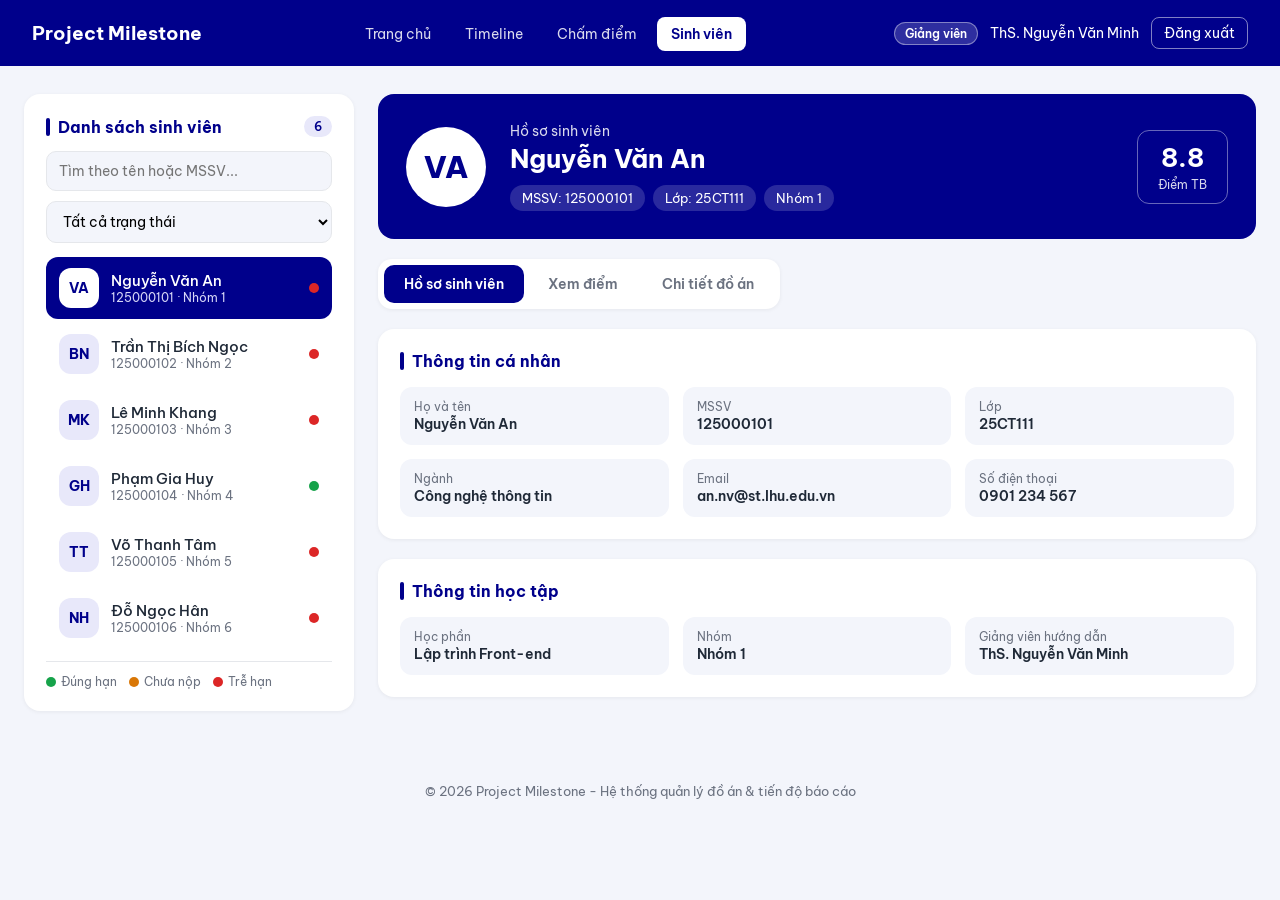
<file: Trang6-Nhu/Trang6/student-detail.html>
<!DOCTYPE html>
<html lang="vi">
<head>
<meta charset="UTF-8">
<meta name="viewport" content="width=device-width, initial-scale=1.0">
<title>Thông tin sinh viên - Project Milestone</title>
<link href="https://fonts.googleapis.com/css2?family=Be+Vietnam+Pro:wght@400;500;600;700&display=swap" rel="stylesheet">
<link rel="stylesheet" href="../../navigation.css">
<style>
:root {
  --primary: #00008B;
  --primary-2: #2B2BC8;
  --primary-light: #E8E8FA;
  --success: #16A34A;
  --warning: #D97706;
  --danger: #DC2626;
  --bg: #F3F5FB;
  --card: #FFFFFF;
  --text: #1F2937;
  --text-sub: #6B7280;
  --border: #E5E7EB;
  --shadow: 0 1px 4px rgba(0, 0, 0, 0.06);
}

* { margin: 0; padding: 0; box-sizing: border-box; }

body {
  font-family: 'Be Vietnam Pro', 'Segoe UI', Arial, sans-serif;
  background: var(--bg);
  color: var(--text);
  font-size: 15px;
}

a { color: var(--primary); text-decoration: none; }
a:hover { text-decoration: underline; }

/* navbar */
.navbar {
  background: var(--primary);
  color: #fff;
  padding: 0 32px;
  height: 66px;
  display: flex;
  align-items: center;
  justify-content: space-between;
  position: sticky;
  top: 0;
  z-index: 10;
}
.logo { display: flex; align-items: center; gap: 10px; font-size: 19px; font-weight: 700; color: #fff; }
.logo:hover { text-decoration: none; }
.nav-links { display: flex; gap: 6px; list-style: none; }
.nav-links a {
  color: #fff;
  padding: 8px 14px;
  border-radius: 8px;
  font-size: 14px;
  opacity: 0.85;
}
.nav-links a:hover { background: rgba(255,255,255,0.15); opacity: 1; text-decoration: none; }
.nav-links a.active { background: #fff; color: var(--primary); opacity: 1; font-weight: 600; }
.user-box { display: flex; align-items: center; gap: 12px; font-size: 14px; }
.role-tag {
  background: rgba(255,255,255,0.18);
  border: 1px solid rgba(255,255,255,0.4);
  padding: 3px 10px;
  border-radius: 20px;
  font-size: 12px;
  font-weight: 600;
}
.logout { color: #fff; border: 1px solid rgba(255,255,255,0.5); padding: 6px 12px; border-radius: 8px; }
.logout:hover { background: #fff; color: var(--primary); text-decoration: none; }

.container {
  max-width: 1280px;
  margin: 28px auto;
  padding: 0 24px;
  display: grid;
  grid-template-columns: 330px 1fr;
  gap: 24px;
}

.card {
  background: var(--card);
  border-radius: 16px;
  padding: 22px;
  box-shadow: var(--shadow);
  margin-bottom: 20px;
}
.card h3 {
  font-size: 16px;
  color: var(--primary);
  margin-bottom: 16px;
  display: flex;
  align-items: center;
  gap: 8px;
}
.card h3::before {
  content: "";
  width: 4px;
  height: 18px;
  border-radius: 4px;
  background: var(--primary);
}

/* danh sach sinh vien */
.sv-list { position: sticky; top: 90px; align-self: start; }
.list-head { display: flex; justify-content: space-between; align-items: center; margin-bottom: 14px; }
.list-head h3 { margin-bottom: 0; }
.count { background: var(--primary-light); color: var(--primary); font-size: 12px; font-weight: 600; padding: 3px 10px; border-radius: 20px; }
.search-box { position: relative; }
.sv-list input, .sv-list select {
  width: 100%;
  padding: 10px 12px;
  border: 1px solid var(--border);
  border-radius: 10px;
  font-family: inherit;
  font-size: 14px;
  margin-bottom: 10px;
  background: var(--bg);
}
.sv-list input:focus, .sv-list select:focus { outline: 2px solid var(--primary); border-color: transparent; background: #fff; }
#studentList { list-style: none; max-height: 62vh; overflow-y: auto; margin-top: 4px; }
#studentList li {
  display: flex;
  align-items: center;
  gap: 12px;
  padding: 10px 12px;
  border-radius: 12px;
  cursor: pointer;
  margin-bottom: 4px;
  border: 1px solid transparent;
  transition: 0.2s;
}
#studentList li:hover { background: var(--primary-light); }
#studentList li.active { background: var(--primary); color: #fff; }
#studentList li.active .small { color: #d6d6f7; }
#studentList li.active .avatar { background: #fff; }
.sv-name { font-weight: 500; white-space: nowrap; overflow: hidden; text-overflow: ellipsis; }
.dot { width: 10px; height: 10px; border-radius: 50%; flex-shrink: 0; }
.dot.done { background: var(--success); }
.dot.pending { background: var(--warning); }
.dot.late { background: var(--danger); }
.legend { display: flex; gap: 12px; font-size: 12px; color: var(--text-sub); padding-top: 12px; border-top: 1px solid var(--border); margin-top: 8px; }
.legend span { display: flex; align-items: center; gap: 5px; }
.small { font-size: 12px; color: var(--text-sub); }
.empty { text-align: center; color: var(--text-sub); padding: 16px; }

.avatar {
  width: 40px;
  height: 40px;
  border-radius: 12px;
  background: var(--primary-light);
  color: var(--primary);
  display: flex;
  align-items: center;
  justify-content: center;
  font-weight: 700;
  font-size: 14px;
  flex-shrink: 0;
}

/* banner */
.hero {
  background: var(--primary);
  border-radius: 16px;
  padding: 28px;
  color: #fff;
  display: flex;
  align-items: center;
  gap: 24px;
  position: relative;
  overflow: hidden;
  margin-bottom: 20px;
}
.hero-avatar {
  width: 80px;
  height: 80px;
  border-radius: 50%;
  background: #fff;
  color: var(--primary);
  font-size: 30px;
  font-weight: 800;
  display: flex;
  align-items: center;
  justify-content: center;
  flex-shrink: 0;
  z-index: 1;
}
.hero-info { flex: 1; z-index: 1; }
.hero-info p { opacity: 0.85; font-size: 14px; }
.hero-info h1 { font-size: 26px; margin: 2px 0 10px; }
.chips { display: flex; flex-wrap: wrap; gap: 8px; }
.chip { background: rgba(255,255,255,0.16); padding: 5px 12px; border-radius: 20px; font-size: 13px; }

.hero-score {
  text-align: center;
  border: 1px solid rgba(255,255,255,0.4);
  border-radius: 12px;
  padding: 10px 20px;
}
.hero-score b { display: block; font-size: 26px; }
.hero-score span { font-size: 12px; opacity: 0.85; }

/* tabs */
.tabs {
  display: inline-flex;
  gap: 4px;
  background: #fff;
  padding: 6px;
  border-radius: 14px;
  box-shadow: var(--shadow);
  margin-bottom: 20px;
}
.tab {
  background: none;
  border: none;
  padding: 10px 20px;
  border-radius: 10px;
  font-family: inherit;
  font-size: 14px;
  font-weight: 600;
  color: var(--text-sub);
  cursor: pointer;
  transition: 0.2s;
}
.tab:hover { color: var(--primary); background: var(--primary-light); }
.tab.active { background: var(--primary); color: #fff; }
.tab-content { display: none; }
.tab-content.active { display: block; animation: fadeIn 0.35s; }

/* ho so */
.info-grid { display: grid; grid-template-columns: repeat(3, 1fr); gap: 14px; }
.info-item {
  padding: 12px 14px;
  border-radius: 12px;
  background: var(--bg);
}
.info-icon {
  width: 40px;
  height: 40px;
  border-radius: 10px;
  background: var(--primary-light);
  display: flex;
  align-items: center;
  justify-content: center;
  font-size: 18px;
  flex-shrink: 0;
}
.info-item p { font-size: 12px; color: var(--text-sub); }
.info-item b { font-size: 14px; font-weight: 600; word-break: break-all; }

/* thong ke */
.stats { display: grid; grid-template-columns: repeat(4, 1fr); gap: 16px; margin-bottom: 20px; }
.stat {
  background: var(--card);
  border-radius: 16px;
  padding: 18px;
  box-shadow: var(--shadow);
  display: flex;
  align-items: center;
  gap: 14px;
}
.stat-icon {
  width: 46px;
  height: 46px;
  border-radius: 12px;
  display: flex;
  align-items: center;
  justify-content: center;
  font-size: 20px;
  background: var(--primary-light);
}
.stat p { color: var(--text-sub); font-size: 13px; }
.stat h4 { font-size: 24px; color: var(--primary); }
.stat.green .stat-icon { background: #DCFCE7; }
.stat.green h4 { color: var(--success); }
.stat.red .stat-icon { background: #FEE2E2; }
.stat.red h4 { color: var(--danger); }

.progress { height: 8px; background: var(--primary-light); border-radius: 10px; overflow: hidden; min-width: 80px; }
.progress div { height: 100%; background: var(--primary); border-radius: 10px; }

/* do an */
.project-top {
  display: flex;
  gap: 16px;
  align-items: flex-start;
  padding-bottom: 18px;
  margin-bottom: 18px;
  border-bottom: 1px dashed var(--border);
}
.project-icon {
  width: 56px;
  height: 56px;
  border-radius: 14px;
  background: var(--primary);
  color: #fff;
  display: flex;
  align-items: center;
  justify-content: center;
  font-size: 24px;
  flex-shrink: 0;
}
.project-name { font-size: 18px; font-weight: 700; margin-bottom: 4px; }
.project-desc { color: var(--text-sub); line-height: 1.6; }
.tags { display: flex; flex-wrap: wrap; gap: 6px; margin-top: 10px; }
.tag { background: var(--primary-light); color: var(--primary); padding: 4px 10px; border-radius: 20px; font-size: 12px; font-weight: 600; }
.project-meta { display: grid; grid-template-columns: 1fr 1fr; gap: 14px; }
.project-meta p { font-size: 12px; color: var(--text-sub); margin-bottom: 4px; }
.members { display: flex; flex-wrap: wrap; gap: 8px; margin-top: 18px; }
.member {
  display: flex;
  align-items: center;
  gap: 8px;
  padding: 6px 12px 6px 6px;
  border-radius: 30px;
  background: var(--bg);
  font-size: 14px;
}
.member .avatar { width: 30px; height: 30px; border-radius: 50%; font-size: 11px; }

/* badge */
.badge {
  display: inline-block;
  padding: 4px 10px;
  border-radius: 20px;
  font-size: 12px;
  font-weight: 600;
  white-space: nowrap;
}
.badge.done { background: #DCFCE7; color: var(--success); }
.badge.pending { background: #FEF3C7; color: var(--warning); }
.badge.late { background: #FEE2E2; color: var(--danger); }
.badge::before { content: "● "; }

/* timeline - duong noi bang ::before, ::after */
.timeline { list-style: none; position: relative; padding-left: 40px; }
.timeline::before {
  content: "";
  position: absolute;
  left: 13px;
  top: 8px;
  bottom: 8px;
  width: 3px;
  background: var(--border);
  border-radius: 3px;
}
.tl-item { position: relative; padding-bottom: 20px; }
.tl-item:last-child { padding-bottom: 0; }
.tl-item::before {
  content: "";
  position: absolute;
  left: -36px;
  top: 14px;
  width: 18px;
  height: 18px;
  border-radius: 50%;
  background: #fff;
  border: 3px solid var(--border);
  z-index: 2;
}
.tl-item::after {
  content: "";
  position: absolute;
  left: -28px;
  top: 32px;
  width: 3px;
  height: calc(100% - 14px);
  z-index: 1;
}
.tl-item:last-child::after { display: none; }
.tl-item.done::before { border-color: var(--success); background: var(--success); }
.tl-item.done::after { background: var(--success); }
.tl-item.late::before { border-color: var(--danger); background: var(--danger); }
.tl-item.late::after { background: var(--danger); }
.tl-item.pending::before { border-color: var(--warning); }

.tl-box {
  background: var(--bg);
  border-radius: 12px;
  padding: 14px 18px;
  border-left: 4px solid var(--border);
  transition: 0.2s;
}
.tl-item.done .tl-box { border-left-color: var(--success); }
.tl-item.late .tl-box { border-left-color: var(--danger); }
.tl-item.pending .tl-box { border-left-color: var(--warning); }
.tl-head { display: flex; justify-content: space-between; align-items: center; gap: 10px; margin-bottom: 6px; }
.tl-head h4 { font-size: 15px; }
.tl-box p { font-size: 13px; color: var(--text-sub); margin-top: 4px; word-break: break-all; }
.tl-box p b { color: var(--text); }

.url-ok, .url-bad { margin-left: 8px; font-size: 12px; font-weight: 600; }
.url-ok { color: var(--success); }
.url-bad { color: var(--danger); }

.next-name { margin-bottom: 12px; font-weight: 500; }
.countdown { display: flex; gap: 12px; }
.countdown div {
  flex: 1;
  background: var(--primary);
  color: #fff;
  border-radius: 10px;
  padding: 12px 4px;
  text-align: center;
}
.countdown b { display: block; font-size: 24px; }
.countdown span { font-size: 12px; opacity: 0.85; }
.over { text-align: center; padding: 12px; font-weight: 600; color: var(--danger); }

/* bang diem */
table { width: 100%; border-collapse: separate; border-spacing: 0; font-size: 14px; }
th { background: var(--primary); color: #fff; padding: 12px; text-align: left; font-weight: 500; }
th:first-child { border-radius: 10px 0 0 10px; }
th:last-child { border-radius: 0 10px 10px 0; }
td { padding: 14px 12px; border-bottom: 1px solid var(--border); vertical-align: middle; }
tbody tr:hover td { background: #FAFAFF; }
.score {
  display: inline-block;
  min-width: 44px;
  text-align: center;
  padding: 4px 8px;
  border-radius: 8px;
  font-weight: 700;
}
.score.high { background: #DCFCE7; color: var(--success); }
.score.mid { background: var(--primary-light); color: var(--primary); }
.score.low { background: #FEE2E2; color: var(--danger); }
.score.none { color: var(--text-sub); }
.total td { font-weight: 700; background: var(--primary-light); border-bottom: none; }
.total td:first-child { border-radius: 10px 0 0 10px; }
.total td:last-child { border-radius: 0 10px 10px 0; }

footer { text-align: center; color: var(--text-sub); font-size: 13px; padding: 24px; }

@keyframes fadeIn { from { opacity: 0; transform: translateY(8px); } to { opacity: 1; transform: none; } }

@media (max-width: 1100px) {
  .container { grid-template-columns: 1fr; }
  .sv-list { position: static; }
  .stats { grid-template-columns: repeat(2, 1fr); }
  .info-grid { grid-template-columns: repeat(2, 1fr); }
  .nav-links { display: none; }
}
@media (max-width: 600px) {
  .navbar { padding: 0 16px; }
  .user-box span:not(.role-tag) { display: none; }
  .container { padding: 0 12px; }
  .hero { flex-direction: column; text-align: center; }
  .chips { justify-content: center; }
  .info-grid, .project-meta { grid-template-columns: 1fr; }
  .stats { grid-template-columns: 1fr; }
  .tabs { display: flex; }
  .tab { flex: 1; padding: 10px 8px; }
  .table-wrap { overflow-x: auto; }
}
</style>
</head>
<body>

<header class="navbar">
  <a href="../../index.html" class="logo">Project Milestone</a>
  <nav>
    <ul class="nav-links">
      <li><a href="../../index.html">Trang chủ</a></li>
      <li><a href="../../timeline/index.html">Timeline</a></li>
      <li><a href="../../Trang_5/index.html">Chấm điểm</a></li>
      <li><a href="student-detail.html" class="active">Sinh viên</a></li>
    </ul>
  </nav>
  <div class="user-box">
    <span class="role-tag">Giảng viên</span>
    <span id="teacherName">ThS. Nguyễn Văn Minh</span>
    <a href="../../Trang1_7/auth.html" class="logout">Đăng xuất</a>
  </div>
</header>
<nav class="site-links detail-links" aria-label="Điều hướng website">
  <a href="../../index.html">Trang chủ</a>
  <a href="../../timeline/index.html">Timeline dự án</a>
  <a href="../../Trang_5/index.html">Chấm điểm</a>
  <a href="student-detail.html" aria-current="page">Sinh viên</a>
</nav>

<main class="container">
  <aside class="sv-list">
    <div class="card">
      <div class="list-head">
        <h3>Danh sách sinh viên</h3>
        <span class="count" id="count">0</span>
      </div>
      <div class="search-box">
        <input type="text" id="search" placeholder="Tìm theo tên hoặc MSSV...">
      </div>
      <select id="filter">
        <option value="all">Tất cả trạng thái</option>
        <option value="late">Có mốc trễ hạn</option>
        <option value="pending">Có mốc chưa nộp</option>
        <option value="done">Đã nộp đầy đủ</option>
      </select>
      <ul id="studentList"></ul>
      <div class="legend">
        <span><i class="dot done"></i>Đúng hạn</span>
        <span><i class="dot pending"></i>Chưa nộp</span>
        <span><i class="dot late"></i>Trễ hạn</span>
      </div>
    </div>
  </aside>

  <section id="detail"></section>
</main>

<footer>© 2026 Project Milestone - Hệ thống quản lý đồ án & tiến độ báo cáo</footer>

<script>
const sampleMilestones = [
  { id: 1, name: "Báo cáo 1 - Phân tích đề & thiết kế UX", deadline: "2026-10-10T23:59:00" },
  { id: 2, name: "Báo cáo 2 - Giao diện HTML5 & CSS3", deadline: "2026-11-07T23:59:00" },
  { id: 3, name: "Báo cáo 3 - Xử lý JavaScript", deadline: "2026-11-28T23:59:00" },
  { id: 4, name: "Báo cáo 4 - Hoàn thiện & bảo vệ đồ án", deadline: "2026-12-19T23:59:00" }
];

const sampleStudents = [
  {
    id: "SV01", name: "Nguyễn Văn An", mssv: "125000101", className: "25CT111",
    email: "an.nv@st.lhu.edu.vn", phone: "0901 234 567", major: "Công nghệ thông tin",
    project: {
      name: "Phân hệ Quản lý Đồ án & Tiến độ Báo cáo",
      desc: "Timeline các mốc deadline, badge trạng thái, form nộp link đồ án có kiểm tra URL và đồng hồ đếm ngược.",
      tech: ["HTML5", "CSS3", "JavaScript"],
      repo: "https://github.com/nhom1/project-milestone",
      group: "Nhóm 1",
      members: ["Nguyễn Văn An (Trưởng nhóm)", "Lê Thị Hoa", "Trần Quốc Bảo"]
    },
    submissions: [
      { milestoneId: 1, link: "https://github.com/nhom1/project-milestone/tree/bao-cao-1", date: "2026-10-08T20:15:00" },
      { milestoneId: 2, link: "https://github.com/nhom1/project-milestone/tree/bao-cao-2", date: "2026-11-05T21:30:00" },
      { milestoneId: 2, link: "https://github.com/nhom1/project-milestone/tree/bao-cao-2-v2", date: "2026-11-07T10:00:00" }
    ],
    grades: {
      1: { score: 8.5, comment: "Phân tích đề rõ ràng, wireframe timeline hợp lý." },
      2: { score: 9, comment: "Đường nối timeline dùng ::before/::after đúng yêu cầu. Nên bổ sung bản mobile." }
    }
  },
  {
    id: "SV02", name: "Trần Thị Bích Ngọc", mssv: "125000102", className: "25CT111",
    email: "ngoc.ttb@st.lhu.edu.vn", phone: "0912 345 678", major: "Công nghệ thông tin",
    project: {
      name: "Phân hệ Đánh giá & Phản hồi khách hàng",
      desc: "Star Rating bằng CSS thuần, progress bar tỷ lệ đánh giá tích cực/tiêu cực, gửi đánh giá không tải lại trang.",
      tech: ["HTML5", "CSS3", "JavaScript", "LocalStorage"],
      repo: "https://github.com/nhom2/review-system",
      group: "Nhóm 2",
      members: ["Trần Thị Bích Ngọc (Trưởng nhóm)", "Phạm Văn Đức", "Võ Thị Mai"]
    },
    submissions: [
      { milestoneId: 1, link: "https://github.com/nhom2/review-system/tree/bc1", date: "2026-10-12T09:00:00" },
      { milestoneId: 2, link: "https://github.com/nhom2/review-system/tree/bc2", date: "2026-11-06T22:45:00" }
    ],
    grades: {
      1: { score: 7, comment: "Nộp trễ 2 ngày. UX ổn nhưng thiếu luồng gửi đánh giá." },
      2: { score: 8, comment: "Star Rating làm bằng CSS thuần tốt, progress bar hiển thị đúng tỷ lệ." }
    }
  },
  {
    id: "SV03", name: "Lê Minh Khang", mssv: "125000103", className: "25CT112",
    email: "khang.lm@st.lhu.edu.vn", phone: "0923 456 789", major: "Công nghệ thông tin",
    project: {
      name: "Phân hệ Giỏ hàng & Thanh toán",
      desc: "Thêm, xóa, cập nhật số lượng sản phẩm trong giỏ, tự tính tổng tiền và kiểm tra form thanh toán.",
      tech: ["HTML5", "CSS3", "JavaScript"],
      repo: "https://github.com/nhom3/gio-hang",
      group: "Nhóm 3",
      members: ["Lê Minh Khang (Trưởng nhóm)", "Đặng Thu Trang"]
    },
    submissions: [
      { milestoneId: 1, link: "https://github.com/nhom3/gio-hang/tree/bc1", date: "2026-10-09T18:00:00" }
    ],
    grades: {
      1: { score: 8, comment: "Phân tích đề đủ, cần vẽ rõ luồng thanh toán." }
    }
  },
  {
    id: "SV04", name: "Phạm Gia Huy", mssv: "125000104", className: "25CT112",
    email: "huy.pg@st.lhu.edu.vn", phone: "0934 567 890", major: "Công nghệ thông tin",
    project: {
      name: "Phân hệ Quản lý Đồ án & Tiến độ Báo cáo",
      desc: "Quản lý mốc báo cáo theo timeline, nhận xét của giảng viên và thống kê tỷ lệ nộp bài của lớp.",
      tech: ["HTML5", "CSS3", "JavaScript", "LocalStorage"],
      repo: "https://github.com/nhom4/project-milestone",
      group: "Nhóm 4",
      members: ["Phạm Gia Huy (Trưởng nhóm)", "Ngô Thanh Tùng", "Bùi Khánh Linh", "Hồ Minh Tuấn"]
    },
    submissions: [
      { milestoneId: 1, link: "https://github.com/nhom4/project-milestone/tree/bc1", date: "2026-10-05T14:20:00" },
      { milestoneId: 2, link: "https://github.com/nhom4/project-milestone/tree/bc2", date: "2026-11-03T16:40:00" },
      { milestoneId: 3, link: "https://github.com/nhom4/project-milestone/tree/bc3", date: "2026-11-20T19:10:00" }
    ],
    grades: {
      1: { score: 9, comment: "Rất tốt, chia mốc báo cáo chi tiết." },
      2: { score: 9.5, comment: "Badge Đã nộp/Chưa nộp/Trễ hạn rõ ràng, responsive tốt." },
      3: { score: 8.5, comment: "Kiểm tra URL và đếm ngược chạy ổn. Cần báo lỗi khi link thiếu https://." }
    }
  },
  {
    id: "SV05", name: "Võ Thanh Tâm", mssv: "125000105", className: "25CT113",
    email: "tam.vt@st.lhu.edu.vn", phone: "0945 678 901", major: "Công nghệ thông tin",
    project: {
      name: "Phân hệ Tìm kiếm & Lọc sản phẩm",
      desc: "Tìm kiếm theo từ khóa, lọc theo giá và danh mục, sắp xếp kết quả ngay trên trang.",
      tech: ["HTML5", "CSS3", "JavaScript"],
      repo: "https://github.com/nhom5/tim-kiem-loc",
      group: "Nhóm 5",
      members: ["Võ Thanh Tâm (Trưởng nhóm)", "Lý Gia Bảo", "Trịnh Hồng Nhung"]
    },
    submissions: [],
    grades: {}
  },
  {
    id: "SV06", name: "Đỗ Ngọc Hân", mssv: "125000106", className: "25CT113",
    email: "han.dn@st.lhu.edu.vn", phone: "0956 789 012", major: "Công nghệ thông tin",
    project: {
      name: "Phân hệ Đánh giá & Phản hồi khách hàng",
      desc: "Chọn số sao, nhập bình luận, hiển thị đánh giá mới ngay lập tức và lịch sử đánh giá trong hồ sơ cá nhân.",
      tech: ["HTML5", "CSS3", "JavaScript"],
      repo: "https://github.com/nhom6/review-feedback",
      group: "Nhóm 6",
      members: ["Đỗ Ngọc Hân (Trưởng nhóm)", "Châu Minh Phát", "Kiều Anh Thư"]
    },
    submissions: [
      { milestoneId: 1, link: "https://github.com/nhom6/review-feedback/tree/bc1", date: "2026-10-10T22:00:00" },
      { milestoneId: 2, link: "github.com/nhom6/review-feedback/tree/bc2", date: "2026-11-09T08:30:00" }
    ],
    grades: {
      1: { score: 8, comment: "Phân tích đề đầy đủ, đúng yêu cầu học phần." },
      2: { score: 6.5, comment: "Nộp trễ. Progress bar chưa tính đúng tỷ lệ tích cực/tiêu cực, cần sửa." }
    }
  }
];

// du lieu dung chung cho ca nhom, luu trong localStorage
function loadData(key, sample) {
  try {
    const saved = localStorage.getItem(key);
    if (saved) return JSON.parse(saved);
    localStorage.setItem(key, JSON.stringify(sample));
  } catch (e) {}
  return sample;
}

const milestones = loadData("pm_milestones", sampleMilestones);
const students = loadData("pm_students", sampleStudents);

let currentId = null;

function esc(str) {
  const div = document.createElement("div");
  div.textContent = str;
  return div.innerHTML;
}

function formatDate(str) {
  const d = new Date(str);
  const pad = n => String(n).padStart(2, "0");
  return pad(d.getDate()) + "/" + pad(d.getMonth() + 1) + "/" + d.getFullYear() + " " + pad(d.getHours()) + ":" + pad(d.getMinutes());
}

function initials(name) {
  const parts = name.trim().split(" ");
  return (parts[parts.length - 2][0] + parts[parts.length - 1][0]).toUpperCase();
}

// lay lan nop moi nhat cua 1 moc
function getLatest(sv, mId) {
  const list = sv.submissions.filter(s => s.milestoneId === mId);
  if (list.length === 0) return null;
  return list.sort((a, b) => new Date(b.date) - new Date(a.date))[0];
}

// tra ve: done / late / pending
function getStatus(sv, m) {
  const sub = getLatest(sv, m.id);
  const deadline = new Date(m.deadline);
  if (sub) return new Date(sub.date) <= deadline ? "done" : "late";
  return new Date() > deadline ? "late" : "pending";
}

const statusText = { done: "Đã nộp", pending: "Chưa nộp", late: "Trễ hạn" };

function badge(status) {
  return `<span class="badge ${status}">${statusText[status]}</span>`;
}

function scoreTag(score) {
  if (score === null || score === undefined) return '<span class="score none">-</span>';
  let cls = "low";
  if (score >= 8) cls = "high";
  else if (score >= 6.5) cls = "mid";
  return `<span class="score ${cls}">${score}</span>`;
}

function getAvg(sv) {
  const scores = Object.values(sv.grades).map(g => g.score);
  if (scores.length === 0) return null;
  return (scores.reduce((a, b) => a + b, 0) / scores.length).toFixed(1);
}

function getSummary(sv) {
  const sts = milestones.map(m => getStatus(sv, m));
  const dueMilestones = milestones.filter(m => new Date(m.deadline) <= new Date() || getLatest(sv, m.id));
  return {
    submitted: milestones.filter(m => getLatest(sv, m.id)).length,
    late: sts.filter(s => s === "late").length,
    pending: sts.filter(s => s === "pending").length,
    due: dueMilestones.length
  };
}

function renderList() {
  const keyword = document.getElementById("search").value.trim().toLowerCase();
  const filter = document.getElementById("filter").value;
  const ul = document.getElementById("studentList");

  const result = students.filter(sv => {
    const matchText = sv.name.toLowerCase().includes(keyword) || sv.mssv.includes(keyword);
    const sum = getSummary(sv);
    let matchFilter = true;
    if (filter === "late") matchFilter = sum.late > 0;
    if (filter === "pending") matchFilter = sum.pending > 0;
    if (filter === "done") matchFilter = sum.late === 0 && sum.submitted >= sum.due;
    return matchText && matchFilter;
  });

  document.getElementById("count").textContent = result.length;

  if (result.length === 0) {
    ul.innerHTML = `<li class="empty">Không tìm thấy sinh viên</li>`;
    return;
  }

  ul.innerHTML = result.map(sv => {
    const sum = getSummary(sv);
    let st = "done";
    if (sum.late > 0) st = "late";
    else if (sum.submitted < sum.due) st = "pending";
    return `
      <li data-id="${sv.id}" class="${sv.id === currentId ? "active" : ""}">
        <div class="avatar">${initials(sv.name)}</div>
        <div style="flex:1; min-width:0">
          <div class="sv-name">${esc(sv.name)}</div>
          <div class="small">${sv.mssv} · ${sv.project.group}</div>
        </div>
        <i class="dot ${st}" title="${statusText[st]}"></i>
      </li>`;
  }).join("");

  ul.querySelectorAll("li[data-id]").forEach(li => {
    li.addEventListener("click", () => showStudent(li.dataset.id));
  });
}

function showStudent(id) {
  const sv = students.find(s => s.id === id);
  if (!sv) return;
  currentId = id;
  try {
    history.replaceState(null, "", "?id=" + id);
  } catch (e) {}

  const sum = getSummary(sv);
  const avg = getAvg(sv);
  const graded = Object.keys(sv.grades).length;

  const tableHtml = milestones.map((m, i) => {
    const g = sv.grades[m.id];
    return `
      <tr>
        <td>${i + 1}</td>
        <td>${m.name}</td>
        <td>${badge(getStatus(sv, m))}</td>
        <td>${scoreTag(g ? g.score : null)}</td>
        <td>${g ? esc(g.comment) : '<span class="small">Chưa chấm</span>'}</td>
      </tr>`;
  }).join("");

  const timelineHtml = milestones.map(m => {
    const st = getStatus(sv, m);
    const sub = getLatest(sv, m.id);
    return `
      <li class="tl-item ${st}">
        <article class="tl-box">
          <header class="tl-head">
            <h4>${m.name}</h4>
            ${badge(st)}
          </header>
          <p>Hạn nộp: <time datetime="${m.deadline}"><b>${formatDate(m.deadline)}</b></time></p>
          ${sub
            ? `<p>Ngày nộp: <time datetime="${sub.date}"><b>${formatDate(sub.date)}</b></time></p>
               <p>Link: <a href="${sub.link}" target="_blank">${esc(sub.link)}</a>
                 ${isValidUrl(sub.link)
                   ? '<span class="url-ok">✓ Link hợp lệ</span>'
                   : '<span class="url-bad">✗ Link không hợp lệ</span>'}</p>`
            : `<p>Chưa nộp bài cho mốc này.</p>`}
        </article>
      </li>`;
  }).join("");

  document.getElementById("detail").innerHTML = `
    <div class="hero">
      <div class="hero-avatar">${initials(sv.name)}</div>
      <div class="hero-info">
        <p>Hồ sơ sinh viên</p>
        <h1>${esc(sv.name)}</h1>
        <div class="chips">
          <span class="chip">MSSV: ${sv.mssv}</span>
          <span class="chip">Lớp: ${sv.className}</span>
          <span class="chip">${sv.project.group}</span>
        </div>
      </div>
      <div class="hero-score">
        <b>${avg ?? "--"}</b>
        <span>Điểm TB</span>
      </div>
    </div>

    <div class="tabs">
      <button class="tab active" data-tab="tab-profile">Hồ sơ sinh viên</button>
      <button class="tab" data-tab="tab-grade">Xem điểm</button>
      <button class="tab" data-tab="tab-project">Chi tiết đồ án</button>
    </div>

    <div class="tab-content active" id="tab-profile">
      <div class="card">
        <h3>Thông tin cá nhân</h3>
        <div class="info-grid">
          <div class="info-item"><div><p>Họ và tên</p><b>${esc(sv.name)}</b></div></div>
          <div class="info-item"><div><p>MSSV</p><b>${sv.mssv}</b></div></div>
          <div class="info-item"><div><p>Lớp</p><b>${sv.className}</b></div></div>
          <div class="info-item"><div><p>Ngành</p><b>${sv.major}</b></div></div>
          <div class="info-item"><div><p>Email</p><b>${sv.email}</b></div></div>
          <div class="info-item"><div><p>Số điện thoại</p><b>${sv.phone}</b></div></div>
        </div>
      </div>
      <div class="card">
        <h3>Thông tin học tập</h3>
        <div class="info-grid">
          <div class="info-item"><div><p>Học phần</p><b>Lập trình Front-end</b></div></div>
          <div class="info-item"><div><p>Nhóm</p><b>${sv.project.group}</b></div></div>
          <div class="info-item"><div><p>Giảng viên hướng dẫn</p><b>ThS. Nguyễn Văn Minh</b></div></div>
        </div>
      </div>
    </div>

    <div class="tab-content" id="tab-grade">
      <div class="stats">
        <div class="stat">
          <div><p>Điểm trung bình</p><h4>${avg ?? "--"}</h4></div>
        </div>
        <div class="stat">
          <div><p>Số mốc đã chấm</p><h4>${graded}/${milestones.length}</h4></div>
        </div>
        <div class="stat green">
          <div><p>Số mốc đã nộp</p><h4>${sum.submitted}/${milestones.length}</h4></div>
        </div>
        <div class="stat red">
          <div><p>Mốc trễ hạn</p><h4>${sum.late}</h4></div>
        </div>
      </div>
      <div class="card">
        <h3>Bảng điểm</h3>
        <div class="table-wrap">
          <table>
            <thead>
              <tr><th>STT</th><th>Mốc báo cáo</th><th>Trạng thái</th><th>Điểm</th><th>Nhận xét</th></tr>
            </thead>
            <tbody>
              ${tableHtml}
              <tr class="total"><td colspan="3">Điểm trung bình</td><td>${scoreTag(avg)}</td><td></td></tr>
            </tbody>
          </table>
        </div>
      </div>
    </div>

    <div class="tab-content" id="tab-project">
      <div class="card">
        <h3>Thông tin đồ án</h3>
        <div class="project-top">
          <div>
            <p class="project-name">${esc(sv.project.name)}</p>
            <p class="project-desc">${esc(sv.project.desc)}</p>
            <div class="tags">${sv.project.tech.map(t => `<span class="tag">${t}</span>`).join("")}</div>
          </div>
        </div>
        <div class="project-meta">
          <div><p>Repository</p><a href="${sv.project.repo}" target="_blank">${sv.project.repo}</a></div>
          <div>
            <p>Tiến độ nộp bài (${sum.submitted}/${milestones.length} mốc)</p>
            <div class="progress"><div style="width:${sum.submitted / milestones.length * 100}%"></div></div>
          </div>
        </div>
        <div class="members">
          ${sv.project.members.map(mb => {
            const isLeader = mb.includes("Trưởng nhóm");
            const name = mb.replace(" (Trưởng nhóm)", "");
            return `<div class="member ${isLeader ? "leader" : ""}">
              <div class="avatar">${initials(name)}</div>${name}${isLeader ? " (Trưởng nhóm)" : ""}
            </div>`;
          }).join("")}
        </div>
      </div>
      <div class="card">
        <h3>Đếm ngược đến mốc báo cáo tiếp theo</h3>
        <div id="countdownBox"></div>
      </div>
      <div class="card">
        <h3>Các mốc báo cáo của đồ án</h3>
        <ol class="timeline">${timelineHtml}</ol>
      </div>
    </div>
  `;

  document.querySelectorAll(".tab").forEach(btn => {
    btn.addEventListener("click", () => {
      document.querySelectorAll(".tab").forEach(b => b.classList.remove("active"));
      document.querySelectorAll(".tab-content").forEach(c => c.classList.remove("active"));
      btn.classList.add("active");
      document.getElementById(btn.dataset.tab).classList.add("active");
    });
  });

  startCountdown();
  renderList();
}

function isValidUrl(link) {
  try {
    const url = new URL(link);
    return (url.protocol === "http:" || url.protocol === "https:") && url.hostname.includes(".");
  } catch (e) {
    return false;
  }
}

let timer = null;

function startCountdown() {
  clearInterval(timer);
  const box = document.getElementById("countdownBox");
  const next = milestones.find(m => new Date(m.deadline) > new Date());

  if (!next) {
    box.innerHTML = `<p class="over">Đã qua hạn tất cả các mốc báo cáo</p>`;
    return;
  }

  box.innerHTML = `
    <p class="next-name">${next.name} - hạn nộp ${formatDate(next.deadline)}</p>
    <div class="countdown">
      <div><b id="cdDay">0</b><span>Ngày</span></div>
      <div><b id="cdHour">0</b><span>Giờ</span></div>
      <div><b id="cdMin">0</b><span>Phút</span></div>
      <div><b id="cdSec">0</b><span>Giây</span></div>
    </div>`;

  function tick() {
    const diff = new Date(next.deadline) - new Date();
    if (diff <= 0) {
      clearInterval(timer);
      box.innerHTML = `<p class="over">Đã hết hạn ${next.name}</p>`;
      return;
    }
    document.getElementById("cdDay").textContent = Math.floor(diff / 86400000);
    document.getElementById("cdHour").textContent = Math.floor(diff / 3600000) % 24;
    document.getElementById("cdMin").textContent = Math.floor(diff / 60000) % 60;
    document.getElementById("cdSec").textContent = Math.floor(diff / 1000) % 60;
  }
  tick();
  timer = setInterval(tick, 1000);
}

document.getElementById("search").addEventListener("input", renderList);
document.getElementById("filter").addEventListener("change", renderList);

const params = new URLSearchParams(location.search);
const startId = params.get("id") || students[0].id;
renderList();
showStudent(students.some(s => s.id === startId) ? startId : students[0].id);
</script>
</body>
</html>
</file>
<file: diem-nhan-xet/diem-nhan-xet.css>
:root{--blue:#00008B;--ink:#171a37;--muted:#62677c;--border:#dfe2ec;--green:#b9f66a}
*{box-sizing:border-box}
body{margin:0;background:#f7f8fc;color:var(--ink);font:16px/1.5 "Segoe UI",Arial,sans-serif}
button,select,input{font:inherit}
a{color:var(--blue);text-decoration:none}
header{background:white;border-bottom:1px solid var(--border)}
.bar,main{max-width:1240px;margin:auto;padding:0 clamp(18px,4vw,56px)}
.bar{height:70px;display:flex;gap:52px;align-items:center}
.brand{display:flex;gap:10px;align-items:center;font-weight:800;font-size:24px;letter-spacing:-1.4px;color:var(--ink)}
.logo{border-radius:9px;background:var(--blue);color:var(--green);font-style:normal;font-size:27px;line-height:34px;width:35px;text-align:center;text-shadow:0 4px #7070ec}
.avatar{margin-left:auto;background:#e7e7ff;color:var(--blue);border-radius:50%;width:36px;height:36px;display:grid;place-items:center;font-size:14px;font-weight:700}
nav{display:flex;height:100%;gap:28px}
nav{overflow-x:auto;white-space:nowrap}
nav a{display:grid;align-content:center;color:var(--muted);font-size:15px;font-weight:600;border-bottom:3px solid transparent;padding-top:3px}
nav [aria-current]{border-color:var(--blue);color:var(--blue)}
.crumb{font-size:14px;color:var(--muted);padding:21px 0 15px}
.crumb span,.meta span{margin:0 9px;opacity:.65}
.crumb b{font-weight:600;color:#374057}
.hero{position:relative;isolation:isolate;overflow:hidden;border-radius:18px;background:linear-gradient(115deg,#00008b 30%,#2726ae);color:white;padding:30px 36px}
.hero:before{content:"";position:absolute;inset:0 0 0 47%;background-image:linear-gradient(#ffffff12 1px,transparent 1px),linear-gradient(90deg,#ffffff12 1px,transparent 1px);background-size:26px 26px;z-index:-2;mask-image:linear-gradient(90deg,transparent,black)}
.eyebrow{font-size:12px;letter-spacing:2px;font-weight:700;color:#dfdfff;display:flex;align-items:center;gap:9px}
.eyebrow i{width:22px;height:3px;background:var(--green)}
h1{margin:9px 0 1px;font-size:clamp(36px,4vw,54px);letter-spacing:-2px;line-height:1.18}
.hero p{font-size:18px;margin:6px 0;color:#f1f1ff}
.meta{font-size:14px;color:#d3d3ff;margin-top:15px}
.art{position:absolute;right:12%;top:22%;width:145px;height:140px;z-index:-1}
.art i{position:absolute;left:0;width:144px;height:126px;border:1px solid #a7aaff;transform:rotate(-31deg) skewX(28deg) scaleY(.68);border-radius:7px;background:#4844c6;box-shadow:-5px 6px #101084}
.art i:nth-child(2){top:-19px;background:#7270ed}
.art i:last-child{top:-39px;background-color:var(--green);background-image:repeating-linear-gradient(0deg,transparent 0 19px,#597c4d50 20px),repeating-linear-gradient(90deg,transparent 0 19px,#597c4d50 20px);border:1px solid #dbffb7}
.metrics{display:grid;grid-template-columns:repeat(3,1fr);gap:14px;margin:18px 0 27px}
.metric,.card,.panel{border:1px solid var(--border);background:white;border-radius:14px}
.metric{display:flex;align-items:center;gap:15px;padding:17px 20px}
.symbol{display:grid;place-items:center;width:45px;height:45px;border-radius:13px;background:#ededff;color:#171793;font-size:23px}
.metric:nth-child(2) .symbol{background:#edf9e7;color:#347345}
.metric:nth-child(3) .symbol{background:#fff2db;color:#9b6816}
.metric small,.dim{color:var(--muted);font-size:14px}
.metric b{display:block;font-size:27px;line-height:1.25;letter-spacing:-1px}
.layout{display:grid;grid-template-columns:minmax(0,1fr) 290px;gap:24px;padding-bottom:48px}
.sectionhead,.row{display:flex;align-items:center;justify-content:space-between;gap:10px}
.sectionhead{margin-bottom:15px}
h2{margin:0;font-size:24px;letter-spacing:-.8px}
h3{margin:4px 0;font-size:19px;letter-spacing:-.4px}
select,button,.btn,input{border:1px solid var(--border);border-radius:8px;background:white;color:var(--ink);padding:8px 12px}
select,button,.btn{cursor:pointer;font-size:14px;font-weight:600}
select{appearance:none;background:white linear-gradient(45deg,transparent 50%,#555 50%) right 15px center/5px 5px no-repeat;padding-right:29px}
.timeline{position:relative;padding-left:34px;padding-bottom:14px}
.timeline:before{content:"";position:absolute;left:10px;top:0;bottom:0;width:2px;background:#d8d9ed}
.timeline:last-child:before{height:33px}
.timeline:after{content:"";position:absolute;left:3px;top:26px;width:12px;height:12px;border-radius:50%;border:2px solid #fff;background:#9b9eb2;box-shadow:0 0 0 2px #dddfea}
.timeline.done:after{background:#4a9d70}
.timeline.current:after{background:var(--blue);box-shadow:0 0 0 3px #dbdbff}
.card,.panel{padding:19px 22px}
.current .card{border-color:#9696d7}
.kicker{font:700 12px/1.4 ui-monospace,monospace;letter-spacing:1.2px;color:var(--blue)}
.badge{border-radius:20px;font-size:13px;font-weight:600;padding:3px 10px;background:#eef0f5;color:#53586b}
.good{background:#e8f6eb;color:#276644}
.warn{background:#fff1d9;color:#825015}
.bad{background:#ffebeb;color:#953e3e}
.card p{margin:6px 0 14px}
.foot{border-top:1px solid #eaebf1;padding-top:12px;flex-wrap:wrap}
.plain{border:0;padding:4px 0;background:transparent;color:var(--blue)}
.btn,.primary{background:var(--blue);color:white;border-color:var(--blue);display:inline-block}
.panel{margin-bottom:14px}
.panel h3{margin:0 0 14px}
.panel p{margin:8px 0}
.meter{height:8px;border-radius:8px;background:#ececf8;overflow:hidden;margin:10px 0}
.meter i{display:block;background:var(--blue);height:100%}
.next{background:#eeefff;border-color:#dadaf9}
.next h3{margin:10px 0}
.next .btn{margin-top:12px}
.score{font-size:24px;color:var(--blue)}
.grade{margin-bottom:14px}
blockquote{border-left:3px solid #a8a8db;margin:12px 0 4px;padding:8px 14px;background:#f6f6fc;border-radius:0 6px 6px 0}
dialog{width:min(94vw,500px);max-height:85vh;border:0;border-radius:16px;color:var(--ink);padding:25px}
dialog::backdrop{background:#11133288}
.close{font-size:22px;line-height:1}
.field{display:grid;gap:6px;margin:16px 0}
.field input{width:100%}
.history{padding-left:20px;overflow-wrap:anywhere}
.history li{padding:5px}
.selected{outline:2px solid var(--blue)}
#toast:not(:empty){position:fixed;bottom:18px;left:50%;transform:translateX(-50%);background:#17213c;color:white;padding:12px 18px;border-radius:8px;z-index:5}
button:hover,.btn:hover{filter:brightness(.92)}
:focus-visible{outline:3px solid #6969ec;outline-offset:3px}
@media(max-width:850px){.layout{grid-template-columns:minmax(0,1fr) 240px;gap:14px}
.metric{padding:14px}
.art{right:9%}
}
@media(max-width:700px){.bar{height:auto;flex-wrap:wrap;gap:0;padding-top:10px}
.avatar{order:1}
nav{order:2;width:100%;gap:24px}
nav a{padding:11px 0 8px}
.hero{padding:24px}
.art{opacity:.25;right:-30px}
.layout{grid-template-columns:1fr}
.metrics{gap:6px}
.metric{display:block;padding:11px}
.symbol{width:30px;height:30px;font-size:18px;margin-bottom:6px}
.metric small{font-size:13px}
.metric b{font-size:23px}
.sectionhead h2{font-size:20px}
.card{padding:15px}
.timeline{padding-left:25px}
.hero p{font-size:16px}
.sectionhead select{max-width:46%}
}

/* Banner styled as a printed project planner. */
body{font-family:"Segoe UI",Roboto,Arial,sans-serif;background:#f5f6fb}
.bar,main{max-width:1320px}
header{box-shadow:0 2px 12px #171a3706}
.brand{letter-spacing:-1.1px}
.hero{padding:35px 4%;background:radial-gradient(ellipse at 78% 80%,#383dbc 0%,transparent 55%),linear-gradient(108deg,#00008b,#17198f);min-height:217px;border-radius:20px}
.hero:before{inset:0 0 0 38%;background-size:24px 24px}
.heroText{position:relative;z-index:1;width:62%}
.hero h1{font-size:clamp(36px,4.4vw,64px);margin:9px 0 7px;font-weight:750}
.eyebrow{color:#d7edb4}.meta{margin-top:18px}
.paper-scene{position:absolute;inset:0 6% 0 auto;width:290px;pointer-events:none}
.orbit{position:absolute;width:280px;height:280px;top:-25px;left:0;border-radius:50%;border:1px dashed #aaaaff80;transform:rotate(-20deg) scaleY(.76)}
.sheet{position:absolute;width:162px;height:155px;top:32px;left:61px;border-radius:12px;transform:rotate(9deg);border:1px solid #d6d5ff;background:#f4f3ff}
.back-sheet{background:#8589f5;transform:rotate(-12deg);left:48px;top:42px;box-shadow:4px 8px #15187555}
.front-sheet{padding:20px 15px 12px;box-shadow:3px 7px 0 #c3c2ee,6px 13px 24px #0a096d55}
.binding{position:absolute;top:-7px;left:20px;right:20px;display:flex;justify-content:space-between}
.binding i{width:7px;height:17px;border-radius:5px;background:#a3a9ef;border:1px solid #5758a8}
.paper-caption{color:#353382;font-weight:800;font-size:11px;letter-spacing:1.4px;border-bottom:1px solid #cccbe3;padding-bottom:6px}
.calendar-grid{display:grid;grid-template-columns:repeat(7,1fr);gap:4px;margin-top:10px}
.calendar-grid i{height:20px;background:#d9daf6;border-radius:3px}.calendar-grid i:nth-child(4n){background:#adaff0}.calendar-grid i:nth-child(12){background:#15158f}
.seal{position:absolute;top:125px;left:195px;width:57px;height:57px;display:grid;place-items:center;border-radius:50%;color:#243a23;background:#cfff98;font-weight:900;font-size:34px;transform:rotate(-12deg);box-shadow:2px 5px 0 #718bad}
.paper-bars{height:44px;display:flex;align-items:flex-end;gap:5px}.paper-bars i{width:16%;background:#8183dc;border-radius:4px 4px 0 0}.paper-bars i:last-child{background:#202194}
.sheet strong{color:#161666;font-size:31px}.sheet small{font-size:13px;color:#656783}
.metrics{gap:0;border:1px solid var(--border);border-radius:16px;overflow:hidden;background:white;margin:16px 0 28px}
.metric{border:0;border-radius:0;padding:19px 24px}.metric+.metric{border-left:1px solid var(--border)}
.metric b{font-variant-numeric:tabular-nums;font-size:30px}.layout{grid-template-columns:minmax(0,1fr) minmax(245px,29%);gap:27px}
.searchbox{display:flex;align-items:center;gap:12px;background:white;border:1px solid var(--border);padding:0 15px;border-radius:10px;margin:0 0 17px}
.searchbox i{width:14px;height:14px;border:2px solid #777d95;border-radius:50%;position:relative}.searchbox i:after{content:"";position:absolute;background:#777d95;width:7px;height:2px;transform:rotate(45deg);right:-5px;bottom:-3px}
.searchbox input{width:100%;background:transparent;border:0;padding:10px 3px;font-size:15px}
.card,.panel{box-shadow:0 4px 14px #1a205108}.card{transition:border-color .16s,box-shadow .16s}.card:hover{border-color:#a9abd6;box-shadow:0 6px 20px #26226810}
.current .card{border:1px solid #a6a5e1;box-shadow:inset 4px 0 #00008b}
.panel.next,.panel.summary{background:#e8edff;border-color:#d3daf4}.panel.next h3,.panel.summary h3,.countdown h3{font-size:23px;margin:9px 0}.next .btn{width:100%}
.countdown .dim{margin-bottom:15px}#clock{display:grid;grid-template-columns:repeat(3,1fr);gap:6px}#clock div{border-radius:8px;background:#f0f0f8;text-align:center;padding:7px 0}#clock b,#clock small{display:block}#clock b{color:var(--blue);font-size:23px;font-variant-numeric:tabular-nums}#clock small{color:var(--muted);font-size:13px}
.chart-row{display:grid;grid-template-columns:52px 1fr 28px;align-items:center;gap:6px;margin:11px 0;font-size:14px}.chart-row div{background:#cfd5ee;border-radius:6px;height:7px}.chart-row i{display:block;height:100%;border-radius:6px;background:var(--blue)}.chart-row b{text-align:right}
.grade:target{outline:2px solid var(--blue)}.grade .score{display:inline-block;margin:7px 0;color:#13157b}.comment-label{font-weight:600;font-size:14px;color:#4b5068;margin-top:6px}.grade blockquote{margin:6px 0 10px;padding:12px 15px}
@media(max-width:750px){.layout{grid-template-columns:1fr}.paper-scene{right:0;transform:scale(.78);transform-origin:right center}.metric{padding:13px}.hero{padding:25px}.metrics{margin-bottom:20px}}
@media(max-width:520px){.paper-scene{right:-10px;top:-58px;transform:scale(.42);transform-origin:right top;top:6px}.heroText{width:100%}.hero h1{max-width:80%;font-size:34px;letter-spacing:-1.4px}.hero{min-height:190px;padding:23px 18px}.hero p{margin:10px 0;max-width:90%}.metric{padding:10px}.metric b{font-size:23px}.sectionhead{align-items:center;flex-wrap:wrap}.sectionhead select{max-width:100%}.paper-caption{white-space:nowrap}.layout{gap:16px}}
@media(prefers-reduced-motion:reduce){.card{transition:none}}
</file>
<file: timeline/timeline.css>
:root{--blue:#00008B;--ink:#171a37;--muted:#62677c;--border:#dfe2ec;--green:#b9f66a}
*{box-sizing:border-box}
body{margin:0;background:#f7f8fc;color:var(--ink);font:16px/1.5 "Segoe UI",Arial,sans-serif}
button,select,input{font:inherit}
a{color:var(--blue);text-decoration:none}
header{background:white;border-bottom:1px solid var(--border)}
.bar,main{max-width:1240px;margin:auto;padding:0 clamp(18px,4vw,56px)}
.bar{height:70px;display:flex;gap:52px;align-items:center}
.brand{display:flex;gap:10px;align-items:center;font-weight:800;font-size:24px;letter-spacing:-1.4px;color:var(--ink)}
.logo{border-radius:9px;background:var(--blue);color:var(--green);font-style:normal;font-size:27px;line-height:34px;width:35px;text-align:center;text-shadow:0 4px #7070ec}
.avatar{margin-left:auto;background:#e7e7ff;color:var(--blue);border-radius:50%;width:36px;height:36px;display:grid;place-items:center;font-size:14px;font-weight:700}
nav{display:flex;height:100%;gap:28px}
nav{overflow-x:auto;white-space:nowrap}
nav a{display:grid;align-content:center;color:var(--muted);font-size:15px;font-weight:600;border-bottom:3px solid transparent;padding-top:3px}
nav [aria-current]{border-color:var(--blue);color:var(--blue)}
.crumb{font-size:14px;color:var(--muted);padding:21px 0 15px}
.crumb span,.meta span{margin:0 9px;opacity:.65}
.crumb b{font-weight:600;color:#374057}
.hero{position:relative;isolation:isolate;overflow:hidden;border-radius:18px;background:linear-gradient(115deg,#00008b 30%,#2726ae);color:white;padding:30px 36px}
.hero:before{content:"";position:absolute;inset:0 0 0 47%;background-image:linear-gradient(#ffffff12 1px,transparent 1px),linear-gradient(90deg,#ffffff12 1px,transparent 1px);background-size:26px 26px;z-index:-2;mask-image:linear-gradient(90deg,transparent,black)}
.eyebrow{font-size:12px;letter-spacing:2px;font-weight:700;color:#dfdfff;display:flex;align-items:center;gap:9px}
.eyebrow i{width:22px;height:3px;background:var(--green)}
h1{margin:9px 0 1px;font-size:clamp(36px,4vw,54px);letter-spacing:-2px;line-height:1.18}
.hero p{font-size:18px;margin:6px 0;color:#f1f1ff}
.meta{font-size:14px;color:#d3d3ff;margin-top:15px}
.art{position:absolute;right:12%;top:22%;width:145px;height:140px;z-index:-1}
.art i{position:absolute;left:0;width:144px;height:126px;border:1px solid #a7aaff;transform:rotate(-31deg) skewX(28deg) scaleY(.68);border-radius:7px;background:#4844c6;box-shadow:-5px 6px #101084}
.art i:nth-child(2){top:-19px;background:#7270ed}
.art i:last-child{top:-39px;background-color:var(--green);background-image:repeating-linear-gradient(0deg,transparent 0 19px,#597c4d50 20px),repeating-linear-gradient(90deg,transparent 0 19px,#597c4d50 20px);border:1px solid #dbffb7}
.metrics{display:grid;grid-template-columns:repeat(3,1fr);gap:14px;margin:18px 0 27px}
.metric,.card,.panel{border:1px solid var(--border);background:white;border-radius:14px}
.metric{display:flex;align-items:center;gap:15px;padding:17px 20px}
.symbol{display:grid;place-items:center;width:45px;height:45px;border-radius:13px;background:#ededff;color:#171793;font-size:23px}
.metric:nth-child(2) .symbol{background:#edf9e7;color:#347345}
.metric:nth-child(3) .symbol{background:#fff2db;color:#9b6816}
.metric small,.dim{color:var(--muted);font-size:14px}
.metric b{display:block;font-size:27px;line-height:1.25;letter-spacing:-1px}
.layout{display:grid;grid-template-columns:minmax(0,1fr) 290px;gap:24px;padding-bottom:48px}
.sectionhead,.row{display:flex;align-items:center;justify-content:space-between;gap:10px}
.sectionhead{margin-bottom:15px}
h2{margin:0;font-size:24px;letter-spacing:-.8px}
h3{margin:4px 0;font-size:19px;letter-spacing:-.4px}
select,button,.btn,input{border:1px solid var(--border);border-radius:8px;background:white;color:var(--ink);padding:8px 12px}
select,button,.btn{cursor:pointer;font-size:14px;font-weight:600}
select{appearance:none;background:white linear-gradient(45deg,transparent 50%,#555 50%) right 15px center/5px 5px no-repeat;padding-right:29px}
.timeline{position:relative;padding-left:34px;padding-bottom:14px}
.timeline:before{content:"";position:absolute;left:10px;top:0;bottom:0;width:2px;background:#d8d9ed}
.timeline:last-child:before{height:33px}
.timeline:after{content:"";position:absolute;left:3px;top:26px;width:12px;height:12px;border-radius:50%;border:2px solid #fff;background:#9b9eb2;box-shadow:0 0 0 2px #dddfea}
.timeline.done:after{background:#4a9d70}
.timeline.current:after{background:var(--blue);box-shadow:0 0 0 3px #dbdbff}
.card,.panel{padding:19px 22px}
.current .card{border-color:#9696d7}
.kicker{font:700 12px/1.4 ui-monospace,monospace;letter-spacing:1.2px;color:var(--blue)}
.badge{border-radius:20px;font-size:13px;font-weight:600;padding:3px 10px;background:#eef0f5;color:#53586b}
.good{background:#e8f6eb;color:#276644}
.warn{background:#fff1d9;color:#825015}
.bad{background:#ffebeb;color:#953e3e}
.card p{margin:6px 0 14px}
.foot{border-top:1px solid #eaebf1;padding-top:12px;flex-wrap:wrap}
.plain{border:0;padding:4px 0;background:transparent;color:var(--blue)}
.btn,.primary{background:var(--blue);color:white;border-color:var(--blue);display:inline-block}
.panel{margin-bottom:14px}
.panel h3{margin:0 0 14px}
.panel p{margin:8px 0}
.meter{height:8px;border-radius:8px;background:#ececf8;overflow:hidden;margin:10px 0}
.meter i{display:block;background:var(--blue);height:100%}
.next{background:#eeefff;border-color:#dadaf9}
.next h3{margin:10px 0}
.next .btn{margin-top:12px}
.score{font-size:24px;color:var(--blue)}
.grade{margin-bottom:14px}
blockquote{border-left:3px solid #a8a8db;margin:12px 0 4px;padding:8px 14px;background:#f6f6fc;border-radius:0 6px 6px 0}
dialog{width:min(94vw,500px);max-height:85vh;border:0;border-radius:16px;color:var(--ink);padding:25px}
dialog::backdrop{background:#11133288}
.close{font-size:22px;line-height:1}
.field{display:grid;gap:6px;margin:16px 0}
.field input{width:100%}
.history{padding-left:20px;overflow-wrap:anywhere}
.history li{padding:5px}
.selected{outline:2px solid var(--blue)}
#toast:not(:empty){position:fixed;bottom:18px;left:50%;transform:translateX(-50%);background:#17213c;color:white;padding:12px 18px;border-radius:8px;z-index:5}
button:hover,.btn:hover{filter:brightness(.92)}
:focus-visible{outline:3px solid #6969ec;outline-offset:3px}
@media(max-width:850px){.layout{grid-template-columns:minmax(0,1fr) 240px;gap:14px}
.metric{padding:14px}
.art{right:9%}
}
@media(max-width:700px){.bar{height:auto;flex-wrap:wrap;gap:0;padding-top:10px}
.avatar{order:1}
nav{order:2;width:100%;gap:24px}
nav a{padding:11px 0 8px}
.hero{padding:24px}
.art{opacity:.25;right:-30px}
.layout{grid-template-columns:1fr}
.metrics{gap:6px}
.metric{display:block;padding:11px}
.symbol{width:30px;height:30px;font-size:18px;margin-bottom:6px}
.metric small{font-size:13px}
.metric b{font-size:23px}
.sectionhead h2{font-size:20px}
.card{padding:15px}
.timeline{padding-left:25px}
.hero p{font-size:16px}
.sectionhead select{max-width:46%}
}

/* Banner styled as a printed project planner. */
body{font-family:"Segoe UI",Roboto,Arial,sans-serif;background:#f5f6fb}
.bar,main{max-width:1320px}
header{box-shadow:0 2px 12px #171a3706}
.brand{letter-spacing:-1.1px}
.hero{padding:35px 4%;background:radial-gradient(ellipse at 78% 80%,#383dbc 0%,transparent 55%),linear-gradient(108deg,#00008b,#17198f);min-height:217px;border-radius:20px}
.hero:before{inset:0 0 0 38%;background-size:24px 24px}
.heroText{position:relative;z-index:1;width:62%}
.hero h1{font-size:clamp(36px,4.4vw,64px);margin:9px 0 7px;font-weight:750}
.eyebrow{color:#d7edb4}.meta{margin-top:18px}
.paper-scene{position:absolute;inset:0 6% 0 auto;width:290px;pointer-events:none}
.orbit{position:absolute;width:280px;height:280px;top:-25px;left:0;border-radius:50%;border:1px dashed #aaaaff80;transform:rotate(-20deg) scaleY(.76)}
.sheet{position:absolute;width:162px;height:155px;top:32px;left:61px;border-radius:12px;transform:rotate(9deg);border:1px solid #d6d5ff;background:#f4f3ff}
.back-sheet{background:#8589f5;transform:rotate(-12deg);left:48px;top:42px;box-shadow:4px 8px #15187555}
.front-sheet{padding:20px 15px 12px;box-shadow:3px 7px 0 #c3c2ee,6px 13px 24px #0a096d55}
.binding{position:absolute;top:-7px;left:20px;right:20px;display:flex;justify-content:space-between}
.binding i{width:7px;height:17px;border-radius:5px;background:#a3a9ef;border:1px solid #5758a8}
.paper-caption{color:#353382;font-weight:800;font-size:11px;letter-spacing:1.4px;border-bottom:1px solid #cccbe3;padding-bottom:6px}
.calendar-grid{display:grid;grid-template-columns:repeat(7,1fr);gap:4px;margin-top:10px}
.calendar-grid i{height:20px;background:#d9daf6;border-radius:3px}.calendar-grid i:nth-child(4n){background:#adaff0}.calendar-grid i:nth-child(12){background:#15158f}
.seal{position:absolute;top:125px;left:195px;width:57px;height:57px;display:grid;place-items:center;border-radius:50%;color:#243a23;background:#cfff98;font-weight:900;font-size:34px;transform:rotate(-12deg);box-shadow:2px 5px 0 #718bad}
.paper-bars{height:44px;display:flex;align-items:flex-end;gap:5px}.paper-bars i{width:16%;background:#8183dc;border-radius:4px 4px 0 0}.paper-bars i:last-child{background:#202194}
.sheet strong{color:#161666;font-size:31px}.sheet small{font-size:13px;color:#656783}
.metrics{gap:0;border:1px solid var(--border);border-radius:16px;overflow:hidden;background:white;margin:16px 0 28px}
.metric{border:0;border-radius:0;padding:19px 24px}.metric+.metric{border-left:1px solid var(--border)}
.metric b{font-variant-numeric:tabular-nums;font-size:30px}.layout{grid-template-columns:minmax(0,1fr) minmax(245px,29%);gap:27px}
.searchbox{display:flex;align-items:center;gap:12px;background:white;border:1px solid var(--border);padding:0 15px;border-radius:10px;margin:0 0 17px}
.searchbox i{width:14px;height:14px;border:2px solid #777d95;border-radius:50%;position:relative}.searchbox i:after{content:"";position:absolute;background:#777d95;width:7px;height:2px;transform:rotate(45deg);right:-5px;bottom:-3px}
.searchbox input{width:100%;background:transparent;border:0;padding:10px 3px;font-size:15px}
.card,.panel{box-shadow:0 4px 14px #1a205108}.card{transition:border-color .16s,box-shadow .16s}.card:hover{border-color:#a9abd6;box-shadow:0 6px 20px #26226810}
.current .card{border:1px solid #a6a5e1;box-shadow:inset 4px 0 #00008b}
.panel.next,.panel.summary{background:#e8edff;border-color:#d3daf4}.panel.next h3,.panel.summary h3,.countdown h3{font-size:23px;margin:9px 0}.next .btn{width:100%}
.countdown .dim{margin-bottom:15px}#clock{display:grid;grid-template-columns:repeat(3,1fr);gap:6px}#clock div{border-radius:8px;background:#f0f0f8;text-align:center;padding:7px 0}#clock b,#clock small{display:block}#clock b{color:var(--blue);font-size:23px;font-variant-numeric:tabular-nums}#clock small{color:var(--muted);font-size:13px}
.chart-row{display:grid;grid-template-columns:52px 1fr 28px;align-items:center;gap:6px;margin:11px 0;font-size:14px}.chart-row div{background:#cfd5ee;border-radius:6px;height:7px}.chart-row i{display:block;height:100%;border-radius:6px;background:var(--blue)}.chart-row b{text-align:right}
.grade:target{outline:2px solid var(--blue)}.grade .score{display:inline-block;margin:7px 0;color:#13157b}.comment-label{font-weight:600;font-size:14px;color:#4b5068;margin-top:6px}.grade blockquote{margin:6px 0 10px;padding:12px 15px}
@media(max-width:750px){.layout{grid-template-columns:1fr}.paper-scene{right:0;transform:scale(.78);transform-origin:right center}.metric{padding:13px}.hero{padding:25px}.metrics{margin-bottom:20px}}
@media(max-width:520px){.paper-scene{right:-10px;top:-58px;transform:scale(.42);transform-origin:right top;top:6px}.heroText{width:100%}.hero h1{max-width:80%;font-size:34px;letter-spacing:-1.4px}.hero{min-height:190px;padding:23px 18px}.hero p{margin:10px 0;max-width:90%}.metric{padding:10px}.metric b{font-size:23px}.sectionhead{align-items:center;flex-wrap:wrap}.sectionhead select{max-width:100%}.paper-caption{white-space:nowrap}.layout{gap:16px}}
@media(prefers-reduced-motion:reduce){.card{transition:none}}
</file>
<file: Trang1_7/css/style.css>
:root {
  --primary: #00008B;
  --primary-hover: #2020B8;
  --background: #f5f7ff;
  --surface: #ffffff;
  --text: #111827;
  --secondary: #64748b;
  --success: #16a34a;
  --warning: #f59e0b;
  --danger: #dc2626;
  --font-sans: "Be Vietnam Pro", "Segoe UI", Arial, sans-serif;
  --border: #e5e9f2;
  --shadow: 0 10px 28px rgba(28, 39, 76, 0.07);
  --radius-lg: 18px;
  --radius-md: 12px;
  --space-1: 4px;
  --space-2: 8px;
  --space-3: 12px;
  --space-4: 16px;
  --space-5: 20px;
  --space-6: 24px;
  --space-8: 32px;
}

* { box-sizing: border-box; }
html { scroll-behavior: smooth; overflow-x: hidden; }
body {
  margin: 0;
  min-width: 320px;
  overflow-x: hidden;
  background: var(--background);
  color: var(--text);
  font-family: var(--font-sans);
  -webkit-font-smoothing: antialiased;
}
button, input { font: inherit; }
button { cursor: pointer; }
svg { display: block; fill: none; stroke: currentColor; stroke-width: 1.8; stroke-linecap: round; stroke-linejoin: round; }
[hidden] { display: none !important; }
.sr-only {
  position: absolute; width: 1px; height: 1px; padding: 0; margin: -1px;
  overflow: hidden; clip: rect(0, 0, 0, 0); white-space: nowrap; border: 0;
}
.skip-link {
  position: fixed; left: 16px; top: -80px; z-index: 100;
  background: var(--surface); color: var(--primary); padding: 10px 14px;
  border-radius: 8px; border: 2px solid var(--primary);
}
.skip-link:focus-visible { top: 16px; }
:focus-visible { outline: 3px solid rgba(32, 32, 184, 0.35); outline-offset: 2px; }
button, a, input { touch-action: manipulation; -webkit-tap-highlight-color: transparent; }
@media (prefers-reduced-motion: reduce) {
  html { scroll-behavior: auto; }
  *, *::before, *::after { animation-duration: 0.01ms !important; transition-duration: 0.01ms !important; }
}
</file>
<file: Trang1_7/css/dashboard.css>
.app-shell { min-height: 100vh; }
.sidebar {
  position: fixed; inset: 0 auto 0 0; z-index: 40; width: min(280px, 86vw);
  background: var(--primary); color: #fff; display: flex; flex-direction: column;
  padding: 22px 14px 18px; transform: translateX(-100%);
  overflow-y: auto; overscroll-behavior: contain; transition: transform 180ms ease;
}
.sidebar.open { transform: translateX(0); }
.brand { display: flex; align-items: center; gap: 11px; padding: 0 10px 24px; }
.brand-mark { width: 42px; height: 42px; display: grid; place-items: center; border-radius: 11px; background: #fff; color: var(--primary); }
.brand-mark svg { width: 25px; height: 25px; }
.brand > div:last-child { display: grid; line-height: 1.05; }
.brand strong { font-size: 16px; }
.brand span { margin-top: 3px; color: #cfd1ff; font-size: 15px; }
.sidebar-nav { display: grid; gap: 5px; }
.nav-item {
  width: 100%; min-height: 46px; border: 0; border-radius: 9px; background: transparent;
  color: #dadaff; display: flex; align-items: center; gap: 12px; padding: 10px 12px;
  text-align: left; text-decoration: none; transition: background-color 160ms ease, color 160ms ease;
}
.nav-item svg { width: 20px; height: 20px; flex: 0 0 auto; }
.nav-item span { min-width: 0; font-size: 14px; font-weight: 600; }
.nav-item:hover { background: rgba(255,255,255,.09); color: #fff; }
.nav-item.active { background: #fff; color: var(--primary); }
.nav-item.active::before { content: ""; width: 3px; height: 22px; margin-left: -12px; margin-right: -9px; border-radius: 0 3px 3px 0; background: #6f73ff; }
.logout { margin-top: auto; color: #ffd8d8; }
.main-column { min-width: 0; }
.topbar {
  position: sticky; top: 0; z-index: 30; height: 70px; padding: 0 12px;
  background: var(--surface); border-bottom: 1px solid var(--border);
  display: flex; align-items: center;
}
.menu-button { display: grid; flex: 0 0 auto; margin-right: 10px; }
.topbar-title { min-width: 0; }
.topbar-title h1 { margin: 0; font-size: 20px; letter-spacing: normal; text-wrap: balance; }
.topbar-title p { display: none; margin: 4px 0 0; color: var(--secondary); font-size: 13px; }
.topbar-actions { position: relative; margin-left: auto; display: flex; align-items: center; gap: 6px; }
.date-chip { display: none; align-items: center; gap: 8px; margin-right: 4px; color: var(--secondary); font-size: 13px; }
.date-chip svg { width: 18px; height: 18px; }
.icon-button {
  position: relative; width: 40px; height: 40px; border: 1px solid var(--border);
  border-radius: 10px; background: var(--surface); color: var(--text); display: grid; place-items: center;
}
.icon-button:hover { background: var(--background); color: var(--primary); }
.icon-button svg { width: 20px; height: 20px; }
.notification-dot { position: absolute; top: 7px; right: 7px; width: 8px; height: 8px; border: 2px solid #fff; border-radius: 50%; background: var(--danger); }
.role-chip { display: flex; align-items: center; gap: 8px; padding: 4px; color: var(--text); }
.avatar { width: 36px; height: 36px; border-radius: 10px; background: #ededff; color: var(--primary); display: grid; place-items: center; font-size: 12px; font-weight: 800; }
.account-copy { display: grid; text-align: left; }
.account-copy strong { font-size: 12px; }
.account-copy small { margin-top: 2px; color: var(--secondary); font-size: 11px; }
.dashboard { width: 100%; max-width: 1500px; margin: 0 auto; padding: 14px 12px 30px; }
.demo-notice { margin: 0 0 12px; border-left: 3px solid var(--primary); border-radius: 0 8px 8px 0; background: #ededff; padding: 10px 12px; color: #3f447e; font-size: 11px; line-height: 1.5; }
.demo-notice strong { color: var(--primary); }
.deadline-banner {
  display: grid; grid-template-columns: minmax(0, 1fr); gap: 12px; align-items: center;
  min-height: 146px; padding: 14px; border-radius: var(--radius-lg);
  background: var(--primary); color: #fff; box-shadow: 0 12px 30px rgba(0,0,139,.15);
}
.deadline-banner-main { display: flex; min-width: 0; align-items: center; gap: 12px; }
.deadline-icon { width: 44px; height: 44px; flex: 0 0 auto; border: 1px solid rgba(255,255,255,.25); border-radius: 13px; background: rgba(255,255,255,.08); display: grid; place-items: center; }
.deadline-icon svg { width: 24px; height: 24px; }
.deadline-banner-main > div { min-width: 0; display: grid; gap: 5px; }
.deadline-banner-main span, .deadline-date span { color: #cfd1ff; font-size: 11px; }
.deadline-banner-main strong { overflow-wrap: anywhere; font-size: 14px; }
.deadline-date { display: none; }
.countdown { display: grid; grid-template-columns: repeat(4, minmax(0, 1fr)); gap: 7px; }
.countdown div { height: 58px; border: 1px solid rgba(255,255,255,.14); border-radius: 10px; background: rgba(255,255,255,.11); display: grid; place-content: center; justify-items: center; gap: 3px; }
.countdown strong { font-size: 19px; font-variant-numeric: tabular-nums; }
.countdown span { color: #d9dbff; font-size: 10px; }
.countdown-message { grid-column: 1 / -1; align-self: center; font-size: 14px; }
.kpi-grid { display: grid; grid-template-columns: repeat(2, minmax(0, 1fr)); gap: 10px; margin: 14px 0; }
.kpi-card { min-width: 0; padding: 14px 12px; border: 1px solid var(--border); border-radius: var(--radius-md); background: var(--surface); display: flex; align-items: flex-start; gap: 10px; box-shadow: 0 5px 18px rgba(28,39,76,.035); }
.kpi-icon { width: 38px; height: 38px; flex: 0 0 auto; border-radius: 11px; display: grid; place-items: center; }
.kpi-icon svg { width: 21px; height: 21px; }
.kpi-card:nth-child(1) .kpi-icon, .kpi-card:nth-child(2) .kpi-icon { background: #ededff; color: var(--primary); }
.kpi-card:nth-child(3) .kpi-icon { background: #eaf8ef; color: var(--success); }
.kpi-card:nth-child(4) .kpi-icon { background: #fff6df; color: #9a6200; }
.kpi-card:nth-child(5) .kpi-icon { background: #fdecec; color: var(--danger); }
.kpi-value { min-width: 0; display: grid; }
.kpi-value strong { font-size: 23px; line-height: 1; font-variant-numeric: tabular-nums; }
.kpi-value span { margin-top: 7px; color: var(--secondary); font-size: 11px; overflow-wrap: anywhere; }
.analytics-grid, .details-grid { display: grid; grid-template-columns: minmax(0, 1fr); gap: 12px; }
.details-grid { margin-top: 12px; }
.panel { min-width: 0; border: 1px solid var(--border); border-radius: var(--radius-lg); background: var(--surface); box-shadow: 0 5px 18px rgba(28,39,76,.035); }
.analytics-grid > .panel { min-height: 0; }
.panel-heading { min-height: 64px; padding: 16px 14px 10px; display: flex; align-items: flex-start; justify-content: space-between; gap: 10px; }
.panel-heading h2 { margin: 0; font-size: 15px; text-wrap: balance; }
.panel-heading p { margin: 5px 0 0; color: var(--secondary); font-size: 11px; }
.panel-badge { flex: 0 0 auto; border-radius: 999px; background: var(--background); color: var(--primary); padding: 6px 8px; font-size: 10px; font-weight: 700; }
.text-button { flex: 0 0 auto; border: 0; background: transparent; color: var(--primary); padding: 5px; font-size: 11px; font-weight: 700; }
.text-button:hover { text-decoration: underline; }
.donut-layout { display: grid; grid-template-columns: minmax(0, 1fr) minmax(100px, .9fr); align-items: center; padding: 0 10px 14px 4px; }
.donut-wrap { min-width: 0; }
#donutChart { width: 100%; max-width: 175px; height: auto; margin: 0 auto; }
.chart-legend { min-width: 0; display: grid; gap: 11px; }
.legend-item { display: grid; grid-template-columns: 9px minmax(0, 1fr); align-items: center; gap: 4px 7px; font-size: 11px; }
.legend-dot { width: 9px; height: 9px; border-radius: 50%; }
.legend-item strong { grid-column: 2; font-size: 12px; font-variant-numeric: tabular-nums; }
.bar-chart-wrap { padding: 0 8px 12px; overflow-x: auto; }
#barChart { width: 100%; min-width: 380px; height: 220px; }
.mini-timeline { position: relative; list-style: none; margin: 0; padding: 4px 12px 16px 34px; }
.mini-timeline::before { position: absolute; top: 15px; bottom: 25px; left: 18px; width: 2px; background: #dfe3ef; content: ""; }
.timeline-item { position: relative; display: grid; grid-template-columns: minmax(0, 1fr) auto; align-items: center; gap: 8px; min-height: 58px; border-bottom: 1px solid #f0f2f7; }
.timeline-item:last-child { border-bottom: 0; }
.timeline-item::before { position: absolute; left: -22px; width: 12px; height: 12px; border: 3px solid #fff; border-radius: 50%; background: var(--primary); box-shadow: 0 0 0 2px #cfd2eb; content: ""; }
.timeline-item::after { position: absolute; top: 29px; left: -16px; width: 10px; height: 1px; background: #dfe3ef; content: ""; }
.timeline-item.complete::before { background: var(--success); box-shadow: 0 0 0 2px #bbf7d0; }
.timeline-item.upcoming::before { background: var(--warning); box-shadow: 0 0 0 2px #fde68a; }
.timeline-copy { min-width: 0; display: grid; gap: 3px; }
.timeline-copy strong { font-size: 12px; overflow-wrap: anywhere; }
.timeline-copy time { color: var(--secondary); font-size: 10px; }
.status-badge { display: inline-flex; width: fit-content; align-items: center; border-radius: 999px; padding: 6px 8px; font-size: 10px; font-weight: 700; white-space: nowrap; }
.status-submitted { background: #eaf8ef; color: #137a37; }
.status-not-submitted { background: #fff6df; color: #9a6200; }
.timeline-empty, .announcement-empty { padding: 12px 0; color: var(--secondary); font-size: 12px; }
.announcement-list { display: grid; gap: 0; margin: 0; padding: 0 14px 10px; list-style: none; }
.announcement-item { display: grid; grid-template-columns: 10px minmax(0, 1fr); gap: 10px; padding: 12px 0; border-bottom: 1px solid #f0f2f7; }
.announcement-item:last-child { border-bottom: 0; }
.announcement-marker { width: 8px; height: 8px; margin-top: 5px; border-radius: 50%; background: var(--primary); }
.announcement-item strong { font-size: 12px; }
.announcement-item p { margin: 5px 0 0; color: var(--secondary); font-size: 11px; line-height: 1.55; overflow-wrap: anywhere; }
.guidance-panel { margin-top: 12px; }
.guidance-list { display: grid; gap: 12px; margin: 0; padding: 4px 18px 20px 34px; color: var(--secondary); font-size: 12px; line-height: 1.55; }
.guidance-list li { padding-left: 3px; }
.guidance-list li::marker { color: var(--primary); font-weight: 800; }
.toast { position: fixed; right: 12px; bottom: 12px; left: 12px; z-index: 80; max-width: 340px; margin-left: auto; border-radius: 10px; background: #17172f; color: #fff; padding: 13px 16px; box-shadow: 0 16px 40px rgba(17,24,39,.22); font-size: 13px; }
.sidebar-overlay { position: fixed; inset: 0; z-index: 35; background: rgba(17,24,39,.35); }

@media (min-width: 681px) {
  .topbar { height: 76px; padding: 0 20px; }
  .topbar-title h1 { font-size: 23px; }
  .topbar-title p { display: block; }
  .topbar-actions { gap: 9px; }
  .date-chip { display: flex; }
  .dashboard { padding: 20px; }
  .demo-notice { margin-bottom: 16px; font-size: 12px; }
  .deadline-banner { grid-template-columns: minmax(0, 1fr) auto; gap: 14px; padding: 18px; }
  .deadline-date { grid-column: 1; display: grid; gap: 5px; padding-left: 56px; }
  .countdown { grid-column: 2; grid-row: 1 / span 2; grid-template-columns: repeat(4, 54px); }
  .countdown div { height: 64px; }
  .kpi-grid { grid-template-columns: repeat(3, minmax(0, 1fr)); gap: 12px; margin: 18px 0; }
  .kpi-card { align-items: center; padding: 16px; gap: 12px; }
  .kpi-icon { width: 42px; height: 42px; }
  .kpi-value strong { font-size: 25px; }
  .kpi-value span { font-size: 12px; }
  .analytics-grid, .details-grid { gap: 16px; }
  .panel-heading { padding: 18px 18px 12px; }
  .panel-heading h2 { font-size: 16px; }
  .panel-heading p { font-size: 12px; }
  .donut-layout { grid-template-columns: minmax(175px, .8fr) minmax(120px, 1fr); padding: 4px 18px 18px 10px; }
  #donutChart { max-width: 200px; }
  .legend-item { grid-template-columns: 9px minmax(0, 1fr) auto; gap: 8px; font-size: 12px; }
  .legend-item strong { grid-column: auto; font-size: 12px; }
  #barChart { height: 240px; }
  .mini-timeline { padding-right: 18px; padding-left: 42px; }
  .mini-timeline::before { left: 25px; }
  .timeline-item::before { left: -23px; }
  .timeline-item::after { left: -17px; }
  .timeline-copy strong { font-size: 13px; }
  .timeline-copy time { font-size: 11px; }
  .guidance-list { padding-left: 40px; }
}

@media (min-width: 901px) {
  .sidebar { width: 230px; padding: 26px 16px 18px; transform: none; }
  .sidebar.open { transform: none; }
  .main-column { margin-left: 230px; }
  .topbar { height: 82px; padding: 0 28px; }
  .menu-button { display: none; }
  .dashboard { padding: 24px 28px 40px; }
  .deadline-banner { grid-template-columns: minmax(0, 1fr) auto; gap: 14px; min-height: 112px; padding: 18px; }
  .deadline-date { grid-column: 1; padding-left: 18px; border-left: 0; }
  .countdown { grid-column: 2; grid-row: 1 / span 2; grid-template-columns: repeat(4, 54px); }
  .details-grid { grid-template-columns: minmax(0, 1.15fr) minmax(0, .85fr); }
  .details-grid { margin-top: 16px; }
  .guidance-panel { margin-top: 16px; }
}

@media (min-width: 1101px) {
  .analytics-grid { grid-template-columns: minmax(0, .85fr) minmax(0, 1.15fr); }
  .analytics-grid > .panel { min-height: 310px; }
  .donut-layout { grid-template-columns: minmax(135px, .8fr) minmax(100px, 1fr); }
}

@media (min-width: 1181px) {
  .sidebar { width: 248px; }
  .main-column { margin-left: 248px; }
  .topbar { padding: 0 32px; }
  .dashboard { padding: 24px 32px 40px; }
  .deadline-banner { grid-template-columns: minmax(260px, 1fr) 190px auto; gap: 20px; padding: 18px 22px; }
  .deadline-date { grid-column: auto; padding-left: 18px; border-left: 1px solid rgba(255,255,255,.18); }
  .countdown { grid-column: auto; grid-row: auto; }
  .countdown { grid-template-columns: repeat(4, 62px); }
  .kpi-grid { grid-template-columns: repeat(5, minmax(0, 1fr)); gap: 14px; }
  .kpi-card { padding: 18px; }
  .kpi-icon { width: 46px; height: 46px; }
  .kpi-value strong { font-size: 27px; }
}
</file>
<file: Trang_5/style.css>
:root{--primary:#00008B;--primary-dark:#00006B;--primary-light:#E8E8F7;--primary-soft:#F4F4FC;--success:#16A34A;--warning:#D97706;--danger:#DC2626;--neutral:#6B7280;--bg:#F5F6FA;--line:#E4E7EF;--ink:#18213A;--muted:#59647B;--shadow:0 5px 20px rgba(20,30,75,.055);font-family:Inter,system-ui,-apple-system,"Segoe UI",sans-serif;color:var(--ink);background:var(--bg)}
*{box-sizing:border-box}html,body{margin:0;min-height:100%}body{font-size:14px}button,input,textarea,select{font:inherit}button{cursor:pointer}button:disabled{cursor:not-allowed;opacity:.46}a{color:var(--primary)}:focus-visible{outline:3px solid var(--primary);outline-offset:2px}h1,h2,h3,p{margin-top:0}h1{font-size:19px;letter-spacing:-.04em}h2{font-size:21px;letter-spacing:-.04em}h3{font-size:16px;letter-spacing:-.025em}.sr-only{position:absolute;width:1px;height:1px;padding:0;margin:-1px;overflow:hidden;clip:rect(0,0,0,0);white-space:nowrap;border:0}.skip-link{position:fixed;z-index:100;top:-70px;left:12px;background:white;padding:12px}.skip-link:focus{top:12px}.eyebrow{font-size:10px;letter-spacing:.14em;font-weight:800;color:var(--primary);margin:0 0 7px}.mobile-only{display:none!important}
.topbar{height:76px;background:var(--primary);color:#fff;position:fixed;inset:0 0 auto;z-index:30;display:flex;align-items:center;gap:36px;padding:0 29px;box-shadow:0 6px 20px rgba(0,0,70,.18)}.brand{display:flex;align-items:center;gap:11px;min-width:267px}.brand-mark{width:35px;height:35px;border-radius:10px;background:#fff;color:var(--primary);font-size:22px;font-weight:900;display:grid;place-items:center;letter-spacing:-.12em}.brand-mark span{color:#FFB85B}.brand strong,.teacher strong{display:block;font-size:14px;line-height:1.25}.brand small,.teacher small{display:block;opacity:.72;font-size:11px;margin-top:3px}.course{border-left:1px solid rgba(255,255,255,.22);padding-left:29px;display:flex;flex-direction:column;gap:2px;white-space:nowrap}.course-label{font-size:9px;letter-spacing:.15em;opacity:.65;font-weight:800}.course strong{font-size:13px}.course-code{font-size:11px;opacity:.7}.top-progress{margin-left:auto;width:196px;flex:none}.progress-caption{display:flex;justify-content:space-between;font-size:11px;margin-bottom:8px}.progress-caption span{opacity:.75}.progress-track{height:6px;border-radius:10px;background:rgba(255,255,255,.25);overflow:hidden}.progress-track span{display:block;height:100%;width:0;background:#7DE0AF;border-radius:10px;transition:width .35s ease}.teacher{border-left:1px solid rgba(255,255,255,.22);padding-left:24px;display:flex;align-items:center;gap:9px;white-space:nowrap}.teacher-avatar{height:33px;width:33px;border-radius:50%;background:#DDDDF5;color:var(--primary);display:grid;place-items:center;font-size:11px;font-weight:800}
.app-shell{display:flex;padding-top:76px;height:100vh;min-height:540px}.queue-sidebar{width:300px;flex:0 0 300px;background:#fff;border-right:1px solid var(--line);display:flex;flex-direction:column;min-height:0}.sidebar-head{padding:26px 20px 18px;border-bottom:1px solid var(--line)}.sidebar-head h1{margin:0;display:flex;align-items:center;justify-content:space-between}.sidebar-head h1 span{font-size:12px;color:var(--primary);background:var(--primary-light);padding:5px 8px;border-radius:7px}.queue-controls{padding:16px 17px 14px}.search-wrap{display:flex;align-items:center;gap:9px;border:1px solid #D8DCE8;border-radius:9px;padding:0 11px;height:40px}.search-wrap:focus-within{border-color:var(--primary);box-shadow:0 0 0 3px var(--primary-light)}.search-wrap svg{width:17px;fill:none;stroke:#768095;stroke-width:2}.search-wrap input{border:0;outline:0;min-width:0;width:100%;font-size:12px;color:var(--ink);background:transparent}.filter-chips{display:flex;gap:6px;flex-wrap:wrap;margin-top:13px}.filter-chip{border:1px solid #E2E4EC;background:#fff;border-radius:20px;color:#42506A;padding:6px 9px;font-size:11px;font-weight:650;transition:.2s}.filter-chip:hover{border-color:var(--primary);color:var(--primary)}.filter-chip.active{background:var(--primary);color:#fff;border-color:var(--primary)}.filter-chip span{opacity:.72;margin-left:3px}.queue-section-title{display:flex;justify-content:space-between;padding:4px 20px 10px;color:#677389;font-size:10px;font-weight:800;letter-spacing:.1em}.queue-section-title span:last-child{font-weight:600;letter-spacing:0}.queue-list{overflow-y:auto;min-height:0;flex:1}.queue-item{width:100%;text-align:left;background:#fff;border:0;border-left:4px solid transparent;padding:14px 16px;display:block;border-bottom:1px solid #F1F2F6;transition:background .2s}.queue-item:hover{background:#F7F7FD}.queue-item.active{background:var(--primary-light);border-left-color:var(--primary)}.queue-item-top{display:flex;align-items:center;justify-content:space-between;gap:5px}.queue-id{font-weight:800;color:var(--primary);font-size:12px}.queue-topic{display:block;color:#2E3950;white-space:nowrap;overflow:hidden;text-overflow:ellipsis;font-size:12px;margin:7px 0 10px}.queue-item-bottom{display:flex;justify-content:space-between;align-items:center}.avatars{display:flex;padding-left:4px}.mini-avatar{width:22px;height:22px;border:2px solid white;border-radius:50%;margin-left:-4px;background:#DCE7FF;color:#243A72;display:grid;place-items:center;font-size:8px;font-weight:800}.mini-avatar:nth-child(2){background:#FCE2CE;color:#8F4B13}.mini-avatar:nth-child(3){background:#D8F3E5;color:#166345}.queue-week{font-size:10px;color:#758099}.sidebar-foot{padding:14px 18px;border-top:1px solid var(--line);font-size:10px;color:#79849B;display:flex;align-items:center;gap:7px}.foot-dot{height:7px;width:7px;background:var(--success);border-radius:50%}
.badge{display:inline-flex;align-items:center;gap:5px;white-space:nowrap;border-radius:5px;padding:4px 7px;font-size:10px;font-weight:800;line-height:1.2}.badge.success{color:#086B30;background:#E5F7EB}.badge.warning{color:#8D4A00;background:#FFF1D9}.badge.danger{color:#A71919;background:#FEE7E7}.badge.neutral{color:#505B6D;background:#EDF0F5}.badge.primary{color:var(--primary);background:var(--primary-light)}.badge-dot{width:6px;height:6px;border-radius:50%;background:currentColor}
.workspace{flex:1;min-width:0;display:flex;flex-direction:column}.workspace-toolbar{height:54px;flex:none;border-bottom:1px solid var(--line);background:#fff;padding:0 27px;display:flex;align-items:center;justify-content:space-between}.crumb{display:flex;gap:10px;align-items:center;color:#788398;font-size:11px}.crumb strong{color:var(--primary)}.toolbar-right,.pager{display:flex;align-items:center;gap:9px}.shortcut-hint{font-size:10px;color:#8A93A3;margin-right:12px}.pager button{background:#fff;border:1px solid #DDE1EC;border-radius:7px;padding:7px 10px;color:#34415A;font-size:11px;font-weight:700}.pager button:not(:disabled):hover{background:var(--primary-soft);border-color:var(--primary);color:var(--primary)}.milestone-bar{min-height:77px;background:#fff;border-bottom:1px solid var(--line);padding:13px 27px 0;display:flex;justify-content:space-between;align-items:flex-end;gap:12px}.milestone-heading{padding-bottom:17px;min-width:0}.milestone-heading strong{display:block;white-space:nowrap;overflow:hidden;text-overflow:ellipsis;font-size:14px}.milestone-tabs{display:flex;align-items:end;gap:18px;flex:none}.milestone-tab{padding:12px 5px 15px;background:none;border:0;border-bottom:3px solid transparent;color:#68748A;font-weight:700;font-size:12px;display:flex;gap:7px;align-items:center;white-space:nowrap}.milestone-tab:hover{color:var(--primary)}.milestone-tab[aria-selected=true]{border-color:var(--primary);color:var(--primary)}.tab-dot{height:6px;width:6px;background:#BAC0CC;border-radius:50%}.tab-dot.success{background:var(--success)}.tab-dot.warning{background:var(--warning)}.tab-dot.danger{background:var(--danger)}.split-area{display:flex;min-height:0;flex:1}.pane{overflow-y:auto;min-width:0;scrollbar-color:#D9DDEC transparent}.viewer-pane{width:50%}.grading-pane{width:50%;background:#FCFCFE;display:flex;flex-direction:column}.pane-inner{padding:27px 26px 45px}.grading-inner{flex:1;padding-bottom:28px}.pane-resizer{width:8px;flex:none;background:#E9EBF2;cursor:col-resize;display:grid;place-items:center;touch-action:none}.pane-resizer:hover,.pane-resizer:focus{background:#D4D5EC}.pane-resizer span{width:3px;height:31px;border-left:2px dotted #9CA2B5;border-right:2px dotted #9CA2B5}.section-topline{display:flex;align-items:center;justify-content:space-between;margin-bottom:19px}.section-topline h2{margin:0}.draft-indicator{font-size:10px;color:#68748A;background:#F0F2F7;border-radius:20px;padding:6px 9px}.draft-indicator.dirty{color:#985400;background:#FFF0D6}.previous-score{background:#EDF2FF;border:1px solid #DAE3FD;border-radius:8px;padding:10px 12px;font-size:11px;color:#273C75;margin-bottom:18px}
.card{background:#fff;border:1px solid #E7E9F1;border-radius:12px;box-shadow:var(--shadow);padding:19px;margin-bottom:17px}.card-head{display:flex;justify-content:space-between;align-items:start;gap:10px;margin-bottom:14px}.card h3{margin:0}.small-muted{font-size:11px;color:#748096}.project-title{font-size:19px;line-height:1.35;margin:0 0 9px;color:var(--primary)}.meta-row{display:flex;flex-wrap:wrap;align-items:center;gap:9px;color:#667188;font-size:11px}.meta-divider{width:3px;height:3px;border-radius:50%;background:#AAB3C3}.members{display:grid;gap:9px;margin-top:18px;padding-top:16px;border-top:1px solid #EDF0F4}.member{display:flex;align-items:center;gap:9px;font-size:11px}.member .mini-avatar{margin:0;width:27px;height:27px;font-size:9px}.member strong{font-size:11px}.member small{color:#7A8698;margin-left:auto}.version-note{background:#F6F7FB;color:#556176;border-left:3px solid #BEC5DF;padding:10px 12px;border-radius:5px;margin:15px 0 0;font-size:11px;line-height:1.5}.section-kicker{font-size:10px;font-weight:800;letter-spacing:.12em;color:#68748A;margin-bottom:9px}.link-list{display:grid;gap:8px}.link-row{border:1px solid #E8EBF1;border-radius:9px;padding:10px;display:flex;align-items:center;gap:10px;min-width:0}.link-icon{height:32px;width:32px;flex:none;background:var(--primary-soft);border-radius:8px;display:grid;place-items:center;color:var(--primary);font-weight:800;font-size:13px}.link-detail{min-width:0;flex:1}.link-detail strong{display:block;font-size:11px}.link-detail span{display:block;font-size:10px;color:#758097;white-space:nowrap;overflow:hidden;text-overflow:ellipsis;margin-top:3px}.link-actions{display:flex;gap:5px}.tiny-button{border:1px solid #DADEEA;border-radius:6px;background:white;color:var(--primary);padding:6px 8px;font-size:10px;font-weight:750;white-space:nowrap;text-decoration:none}.tiny-button:hover{background:var(--primary-soft)}.version-select{border:1px solid #DDE1EB;background:#fff;border-radius:7px;color:var(--ink);padding:7px 9px;font-size:11px;max-width:100%}.preview-toolbar{display:flex;align-items:center;gap:6px;background:#F7F8FB;border:1px solid #E8EAF2;border-bottom:0;border-radius:9px 9px 0 0;padding:8px}.preview-toolbar .tiny-button{padding:5px 7px}.preview-toolbar .tiny-button.selected{background:var(--primary);border-color:var(--primary);color:white}.preview-toolbar .spacer{flex:1}.preview-frame-wrap{height:260px;background:#F3F5FA;border:1px solid #E8EAF2;border-radius:0 0 9px 9px;display:flex;align-items:center;justify-content:center;overflow:auto;position:relative}.preview-frame-wrap iframe{width:100%;height:100%;border:0;background:#fff;transition:width .2s}.preview-frame-wrap.tablet iframe{width:min(100%,600px)}.preview-frame-wrap.mobile iframe{width:min(100%,340px)}.preview-fallback{padding:25px;text-align:center;color:#677389}.preview-fallback strong{display:block;color:var(--ink);margin-bottom:8px}.preview-fallback p{font-size:11px;line-height:1.5}.preview-note{font-size:10px;color:#7D879B;margin:9px 0 0}
/* Timeline học phần: mỗi li mang chấm ::before và đường nối ::after; màu đường lấy từ trạng thái mốc. */
.project-timeline{list-style:none;padding:0;margin:2px 0 0}.project-timeline li{position:relative;padding:0 0 19px 28px}.project-timeline li::before{content:"";position:absolute;top:4px;left:0;width:11px;height:11px;border:3px solid #BAC1CF;border-radius:50%;background:#fff;z-index:1}.project-timeline li::after{content:"";position:absolute;top:20px;bottom:-4px;left:7px;width:2px;background:#D9DEE9}.project-timeline li:last-child{padding-bottom:0}.project-timeline li:last-child::after{display:none}.project-timeline li.done::before{background:var(--success);border-color:var(--success)}.project-timeline li.done::after{background:#A2DAB6}.project-timeline li.late::before{background:var(--danger);border-color:var(--danger)}.project-timeline li.late::after{background:#F3B4B4}.project-timeline li.current article{background:var(--primary-soft);border-color:#D9DCF2}.project-timeline article{border:1px solid #E9EBF2;border-radius:8px;padding:10px 12px}.project-timeline article header{display:flex;justify-content:space-between;align-items:center;gap:8px}.project-timeline article button{border:0;background:none;color:var(--primary);font-weight:800;padding:0;text-align:left}.project-timeline time{font-size:10px;color:#738099}.project-timeline p{font-size:10px;color:#748096;margin:7px 0 0}.timeline-bottom{display:flex;justify-content:space-between;align-items:center;margin-top:8px}.countdown{background:var(--primary-soft);border:1px solid #E1E4F6;border-radius:8px;padding:12px;display:flex;align-items:center;justify-content:space-between;gap:8px;margin-top:17px}.countdown strong{color:var(--primary);font-variant-numeric:tabular-nums}.countdown.warning strong{color:#9A5300}.countdown.expired strong{color:var(--danger)}.countdown small{display:block;color:#69758C;margin-top:3px}.field{display:grid;gap:6px;margin-bottom:12px}.field label,.field-label{font-size:11px;font-weight:750;color:#34415A}.field input,.field textarea,.field select,.revision-input{width:100%;border:1px solid #D9DEEA;border-radius:7px;padding:9px 10px;background:#fff;color:var(--ink)}.field input[aria-invalid=true]{border-color:var(--danger)}.field input.valid{border-color:var(--success)}.field-error{font-size:10px;color:#B42318;min-height:13px}.form-actions{display:flex;justify-content:flex-end}.button{border-radius:8px;padding:10px 15px;font-weight:750;font-size:11px;border:1px solid var(--primary);transition:background .2s,transform .2s,box-shadow .2s}.button:hover:not(:disabled){transform:translateY(-1px);box-shadow:0 4px 10px rgba(0,0,139,.12)}.button.primary{background:var(--primary);color:#fff}.button.primary:hover:not(:disabled){background:var(--primary-dark)}.button.secondary{background:#fff;color:var(--primary)}.button.secondary:hover:not(:disabled){background:var(--primary-soft)}
.rubric-item{border:1px solid #E4E7F0;border-radius:9px;background:white;margin-bottom:8px}.rubric-item summary{list-style:none;cursor:pointer;padding:11px 12px;display:flex;align-items:center;justify-content:space-between;gap:8px}.rubric-item summary::-webkit-details-marker{display:none}.rubric-item summary::after{content:"⌄";color:#66718A;font-size:16px;transition:transform .2s}.rubric-item[open] summary::after{transform:rotate(180deg)}.rubric-item summary strong{font-size:11px;flex:1}.rubric-item summary .rubric-max{color:#6F7A91;font-size:10px}.rubric-body{padding:0 12px 13px}.rubric-body p{font-size:11px;color:#657188;line-height:1.5;margin:0 0 13px}.score-control{display:flex;align-items:center;gap:12px}.score-control input[type=range]{flex:1;accent-color:var(--primary);min-width:0}.score-control input[type=number]{width:67px;text-align:center;border:1px solid #CFD4E2;border-radius:7px;padding:7px;color:var(--primary);font-weight:800}.score-control span{font-size:10px;color:#7B8497}.rubric-error{font-size:10px;color:#B42318;min-height:12px;margin-top:4px}.penalty-panel{border:1px solid #F4D9B0;background:#FFFBF4;border-radius:9px;padding:12px;margin:14px 0}.toggle-row{display:flex;align-items:center;gap:9px;font-size:11px;font-weight:700}.toggle-row input{appearance:none;width:31px;height:18px;background:#BFC5D0;border-radius:20px;position:relative;cursor:pointer;flex:none}.toggle-row input::after{content:"";position:absolute;top:3px;left:3px;width:12px;height:12px;background:#fff;border-radius:50%;transition:transform .2s}.toggle-row input:checked{background:var(--primary)}.toggle-row input:checked::after{transform:translateX(13px)}.penalty-panel p{font-size:10px;color:#80613D;margin:9px 0 0}.grade-summary{background:var(--primary);color:#fff;border-radius:11px;padding:17px 18px;margin:13px 0 18px;display:flex;align-items:center;justify-content:space-between;gap:12px;box-shadow:0 8px 20px rgba(0,0,139,.14)}.grade-summary small{display:block;opacity:.75;font-size:10px;margin-bottom:5px}.grade-equation{font-size:10px;opacity:.85;line-height:1.5}.grade-value{text-align:right;white-space:nowrap}.grade-value strong{font-size:29px;letter-spacing:-.05em;font-variant-numeric:tabular-nums}.grade-value span{font-size:11px;opacity:.72}.grade-letter{display:block;font-size:11px;font-weight:800;color:#B9F3CF}
.editor-toolbar{display:flex;gap:4px;background:#F7F8FB;border:1px solid #DCE1EC;border-bottom:0;border-radius:8px 8px 0 0;padding:5px}.editor-toolbar button{border:0;background:none;border-radius:5px;padding:5px 9px;min-width:28px;color:var(--primary);font-weight:750}.editor-toolbar button:hover{background:var(--primary-light)}.feedback-editor{border:1px solid #DCE1EC;border-radius:0 0 8px 8px;min-height:112px;padding:11px;outline:0;font-size:12px;line-height:1.6;overflow-wrap:anywhere}.feedback-editor:empty::before{content:attr(data-placeholder);color:#8B94A5}.feedback-editor:focus{border-color:var(--primary);box-shadow:0 0 0 2px var(--primary-light)}.feedback-editor pre{white-space:pre-wrap;background:#F1F2F8;padding:8px;border-radius:5px;font-family:monospace}.editor-count{text-align:right;color:#7B8497;font-size:10px;margin-top:6px}.quick-chips{display:flex;gap:6px;flex-wrap:wrap;margin:12px 0 0}.quick-chip{border:1px solid #DDE1EC;background:#F8F9FD;color:#38446A;border-radius:15px;padding:6px 9px;font-size:10px}.quick-chip:hover{background:var(--primary-light);border-color:var(--primary)}.revision-list{list-style:none;padding:0;margin:0 0 12px}.revision-item{border:1px solid #EBEDF3;border-radius:7px;margin-bottom:7px;padding:8px;display:flex;align-items:center;gap:7px}.revision-item .revision-input{padding:6px;font-size:11px;min-width:0;flex:1}.revision-item .date-input{width:112px;flex:none;font-size:10px}.revision-item .delete-revision,.attachment-remove{background:none;border:0;color:#A82B2B;padding:3px;font-size:14px}.revision-item .completed-pill{font-size:9px;color:#13743B;background:#E4F8EB;border-radius:5px;padding:4px;white-space:nowrap}.revision-item input[type=checkbox]{accent-color:var(--success)}.add-revision{border:1px dashed #B9BDE0;color:var(--primary);background:var(--primary-soft);padding:8px;border-radius:7px;font-weight:750;font-size:10px;width:100%}.dropzone{border:1px dashed #ABB3D3;background:#F9FAFE;border-radius:8px;padding:15px;text-align:center;color:#69758D;font-size:11px}.dropzone.dragover{border-color:var(--primary);background:var(--primary-light)}.dropzone label{color:var(--primary);font-weight:800;cursor:pointer;text-decoration:underline}.dropzone input{position:absolute;width:1px;height:1px;opacity:0}.attachment-list{display:grid;gap:7px;margin-top:9px}.attachment-row{display:flex;align-items:center;gap:9px;border:1px solid #E7EAF1;border-radius:7px;padding:7px;font-size:10px;min-width:0}.attachment-row img{height:32px;width:38px;object-fit:cover;border-radius:4px}.attachment-row span:nth-child(2){flex:1;min-width:0;overflow:hidden;text-overflow:ellipsis;white-space:nowrap}.attachment-row small{color:#7F899C}.private-card{background:#FFF9E8;border-color:#F4E4B9}.private-card textarea{width:100%;min-height:75px;resize:vertical;border:1px solid #EADCB5;border-radius:7px;padding:9px;background:#FFFEF9;font-size:11px}.decision-list{display:grid;grid-template-columns:repeat(3,1fr);gap:7px}.decision-option{position:relative;cursor:pointer}.decision-option input{position:absolute;opacity:0}.decision-option span{height:100%;min-height:57px;display:flex;flex-direction:column;justify-content:center;gap:3px;border:1px solid #DEE2EB;border-radius:8px;padding:8px;background:#fff;font-size:10px;font-weight:800}.decision-option small{font-size:9px;color:#798398;font-weight:600}.decision-option:has(input:focus-visible) span{outline:3px solid var(--primary);outline-offset:2px}.decision-option.approved:has(input:checked) span{border-color:var(--success);background:#E8F8EE;color:#086B30}.decision-option.revision:has(input:checked) span{border-color:var(--warning);background:#FFF3E1;color:#874700}.decision-option.rejected:has(input:checked) span{border-color:var(--danger);background:#FEEAEA;color:#A71919}.decision-error{font-size:10px;color:var(--danger);min-height:14px;margin-top:6px}.history-list{list-style:none;padding:0;margin:0}.history-list li{border-left:2px solid #D9DEF0;padding:1px 0 13px 12px;margin-left:4px;position:relative;color:#5C6880;font-size:10px;line-height:1.5}.history-list li::before{content:"";position:absolute;left:-5px;top:3px;background:var(--primary);width:8px;height:8px;border-radius:50%}.history-list li:last-child{padding-bottom:0}.history-list time{color:var(--primary);font-weight:800}.action-footer{position:sticky;bottom:0;background:#fff;border-top:1px solid var(--line);padding:12px 22px;display:flex;align-items:center;justify-content:space-between;gap:8px;z-index:3;box-shadow:0 -5px 16px rgba(20,30,70,.05)}.action-footer #save-status{font-size:10px;color:#748096}.action-buttons{display:flex;gap:7px}.action-buttons .button{white-space:nowrap}.empty-workspace{flex:1;text-align:center;align-content:center;color:#6B758A}.empty-workspace h2{color:var(--ink);margin:9px}.empty-icon{font-size:44px;color:var(--primary)}.empty-queue{padding:20px;text-align:center;color:#78839A;font-size:12px}.toast-region{position:fixed;right:20px;bottom:22px;z-index:100;display:grid;gap:8px}.toast{padding:11px 15px;background:#172647;color:#fff;border-radius:8px;box-shadow:0 8px 25px #0003;font-size:12px;min-width:190px}.toast.error{background:#9F2020}.modal-backdrop{position:fixed;inset:0;background:rgba(15,23,49,.58);z-index:80;display:grid;place-items:center;padding:20px}.modal{width:min(100%,440px);background:#fff;border-radius:13px;padding:24px;box-shadow:0 20px 60px #0003}.modal h2{margin:0 0 10px}.modal p{color:#5C6780;line-height:1.55;font-size:12px}.modal-summary{background:var(--primary-soft);padding:12px;border-radius:8px;font-size:12px;line-height:1.8}.modal-actions{display:flex;justify-content:flex-end;flex-wrap:wrap;gap:8px;margin-top:20px}.modal-actions .button{padding:9px 11px}
@media(max-width:1199px){.mobile-only{display:inline-grid!important}.topbar{gap:15px;padding:0 16px}.topbar .course{display:none}.brand{min-width:0}.queue-sidebar{position:fixed;top:76px;bottom:0;left:0;z-index:25;transform:translateX(-100%);transition:transform .22s;box-shadow:10px 0 25px #0002}.queue-sidebar.open{transform:translateX(0)}.sidebar-scrim:not([hidden]){display:block;position:fixed;inset:76px 0 0;background:#1118;z-index:24}.workspace{width:100%}.icon-button{border:0;background:transparent;color:inherit;font-size:19px;padding:5px;place-items:center}.sidebar-head{display:flex;align-items:start;justify-content:space-between}.sidebar-head .icon-button{color:var(--ink)}}
@media(max-width:900px){.app-shell{height:auto;min-height:100vh}.top-progress{width:150px}.teacher small{display:none}.split-area{display:block;overflow:visible}.viewer-pane,.grading-pane{width:100%;overflow:visible}.pane-resizer{display:none}.viewer-pane{border-bottom:1px solid var(--line)}.action-footer{position:sticky;bottom:0}.workspace{min-height:calc(100vh - 76px)}}
@media(max-width:620px){.topbar{height:64px;gap:10px}.brand strong{font-size:12px}.brand small,.teacher,.shortcut-hint{display:none}.top-progress{width:112px;margin-left:auto}.progress-caption{font-size:9px}.app-shell{padding-top:64px}.queue-sidebar{top:64px}.sidebar-scrim:not([hidden]){inset:64px 0 0}.workspace-toolbar{padding:0 15px}.pager button{padding:7px}.pager button span{display:none}.milestone-bar{padding:12px 15px 0;display:block}.milestone-heading{padding-bottom:5px}.milestone-heading strong{font-size:12px}.milestone-tabs{justify-content:space-between;gap:7px}.milestone-tab{font-size:11px;padding:9px 4px 12px}.pane-inner{padding:20px 15px 28px}.action-footer{padding:10px 12px;align-items:stretch;flex-direction:column}.action-buttons .button{flex:1}.decision-list{gap:5px}.decision-option span{padding:6px}.link-row{flex-wrap:wrap}.link-actions{width:100%;padding-left:42px}.revision-item{flex-wrap:wrap}.revision-item .date-input{width:calc(100% - 65px)}.countdown{align-items:start;flex-direction:column}}
@media(prefers-reduced-motion:reduce){*,*::before,*::after{animation-duration:.01ms!important;transition-duration:.01ms!important;scroll-behavior:auto!important}}
/* Văn bản phụ trên nền trắng giữ độ tương phản đủ đọc ở cỡ chữ nhỏ. */
.small-muted,.meta-row,.member small,.link-detail span,.project-timeline time,.project-timeline p,.preview-note,.rubric-body p,.editor-count,.history-list li,.action-footer #save-status,.shortcut-hint,.draft-indicator,.queue-week,.queue-section-title,.sidebar-foot{color:#59647B}
</file>
<file: navigation.css>
.site-links {
  display: flex;
  flex-wrap: wrap;
  align-items: center;
  gap: 8px;
  padding: 10px 20px;
  background: #f0f1ff;
  color: #00008b;
  font: 600 13px/1.4 "Segoe UI", Arial, sans-serif;
}
.site-links a {
  display: inline-block;
  padding: 6px 9px;
  border-radius: 7px;
  color: #00008b;
  text-decoration: none;
}
.site-links a:hover, .site-links a:focus-visible, .site-links a[aria-current="page"] {
  background: #00008b;
  color: white;
}
.detail-links { display: none; }
@media (max-width: 1100px) { .detail-links { display: flex; } }
</file>
<file: hieu_trang3/css/submit-project.css>
/* ==========================================================================
   CSS CHO TRANG 3: NỘP ĐỒ ÁN & XEM CHI TIẾT ĐỒ ÁN (DÀNH CHO SINH VIÊN)
   Tất cả class đều sử dụng tiền tố [sp-] để tránh xung đột CSS khi gộp nhánh.
   Màu chủ đạo: #00008B (Xanh dương đậm)
   Nền trang: #F4F6FA | Thẻ nội dung: #FFFFFF
   ========================================================================== */

/* 1. RESET VÀ BIẾN TOÀN CỤC */
:root {
    --sp-primary: #00008B;            /* Màu chủ đạo xanh dương đậm */
    --sp-primary-hover: #000070;      /* Hover xanh đậm hơn */
    --sp-primary-light: #EBF0FF;      /* Nền phụ xanh nhạt */
    --sp-bg-main: #F4F6FA;            /* Nền sáng toàn trang */
    --sp-card-bg: #FFFFFF;            /* Nền thẻ màu trắng */
    --sp-text-main: #1E293B;          /* Chữ chính đậm rõ nét */
    --sp-text-muted: #64748B;         /* Chữ phụ xám */
    --sp-border-color: #E2E8F0;       /* Viền thẻ và bảng */
    --sp-border-focus: #00008B;       /* Viền khi focus */
    
    /* Màu trạng thái */
    --sp-success-color: #059669;      /* Xanh lá cho Đã nộp */
    --sp-success-bg: #ECFDF5;
    --sp-warning-color: #D97706;      /* Cam vàng cho Chưa nộp / Cảnh báo */
    --sp-warning-bg: #FFFBEB;
    --sp-danger-color: #DC2626;       /* Đỏ cho Trễ hạn / Lỗi / Nút Xóa */
    --sp-danger-bg: #FEF2F2;

    /* Shadow & Bo góc */
    --sp-radius-sm: 6px;
    --sp-radius-md: 10px;
    --sp-radius-lg: 14px;
    --sp-shadow-sm: 0 1px 3px rgba(0, 0, 0, 0.05);
    --sp-shadow-md: 0 4px 12px rgba(0, 0, 0, 0.07);
    --sp-shadow-lg: 0 10px 25px rgba(0, 0, 139, 0.08);
    --sp-font-family: 'Inter', -apple-system, BlinkMacSystemFont, 'Segoe UI', Roboto, Helvetica, Arial, sans-serif;
}

*, *::before, *::after {
    box-sizing: border-box;
    margin: 0;
    padding: 0;
}

/* 2. BODY */
body.sp-body {
    font-family: var(--sp-font-family);
    background-color: var(--sp-bg-main);
    color: var(--sp-text-main);
    line-height: 1.6;
    font-size: 14px;
    min-height: 100vh;
    display: flex;
    flex-direction: column;
}

/* 3. HEADER ĐƠN GIẢN */
.sp-header {
    background-color: #FFFFFF;
    border-bottom: 2px solid var(--sp-border-color);
    box-shadow: var(--sp-shadow-sm);
    padding: 16px 24px;
    position: sticky;
    top: 0;
    z-index: 100;
}

.sp-header-container {
    max-width: 1240px;
    margin: 0 auto;
    display: flex;
    justify-content: space-between;
    align-items: center;
    gap: 16px;
}

.sp-header-badge {
    display: inline-block;
    font-size: 11px;
    font-weight: 700;
    text-transform: uppercase;
    letter-spacing: 0.5px;
    color: var(--sp-primary);
    background-color: var(--sp-primary-light);
    padding: 3px 8px;
    border-radius: var(--sp-radius-sm);
    margin-bottom: 4px;
}

.sp-header-title {
    font-size: 20px;
    font-weight: 700;
    color: var(--sp-primary);
    line-height: 1.3;
}

.sp-header-subtitle {
    font-size: 13px;
    color: var(--sp-text-muted);
}

.sp-header-student-tag {
    background-color: var(--sp-bg-main);
    border: 1px solid var(--sp-border-color);
    padding: 8px 14px;
    border-radius: var(--sp-radius-md);
    text-align: right;
    display: flex;
    flex-direction: column;
}

.sp-student-role {
    font-size: 11px;
    color: var(--sp-text-muted);
    text-transform: uppercase;
    font-weight: 600;
}

.sp-student-name {
    font-size: 13px;
    font-weight: 600;
    color: var(--sp-primary);
}

/* 4. MAIN CONTAINER & BỐ CỤC 2 CỘT */
.sp-main-container {
    max-width: 1240px;
    width: 100%;
    margin: 24px auto;
    padding: 0 20px;
    flex: 1;
}

.sp-two-column-layout {
    display: grid;
    grid-template-columns: 1.05fr 1fr;
    gap: 24px;
    margin-bottom: 24px;
    align-items: start;
}

/* 5. CARD CHUNG */
.sp-card {
    background-color: var(--sp-card-bg);
    border: 1px solid var(--sp-border-color);
    border-radius: var(--sp-radius-lg);
    box-shadow: var(--sp-shadow-md);
    padding: 24px;
    transition: transform 0.2s ease, box-shadow 0.2s ease;
}

.sp-card-header {
    display: flex;
    align-items: flex-start;
    gap: 12px;
    margin-bottom: 20px;
    padding-bottom: 14px;
    border-bottom: 1px solid var(--sp-border-color);
}

.sp-card-header-icon {
    font-size: 24px;
    line-height: 1;
    background-color: var(--sp-primary-light);
    padding: 8px;
    border-radius: var(--sp-radius-md);
}

.sp-card-title {
    font-size: 17px;
    font-weight: 700;
    color: var(--sp-primary);
    line-height: 1.3;
}

.sp-card-desc {
    font-size: 12.5px;
    color: var(--sp-text-muted);
    margin-top: 2px;
}

/* 6. COUNTDOWN BOX */
.sp-countdown-card {
    background: linear-gradient(135deg, #00008B 0%, #1e3a8a 100%);
    color: #FFFFFF;
    border-radius: var(--sp-radius-md);
    padding: 16px;
    margin-bottom: 22px;
    box-shadow: 0 4px 15px rgba(0, 0, 139, 0.25);
}

.sp-countdown-header {
    display: flex;
    justify-content: space-between;
    align-items: center;
    flex-wrap: wrap;
    gap: 8px;
    font-size: 12px;
    margin-bottom: 12px;
    border-bottom: 1px solid rgba(255, 255, 255, 0.2);
    padding-bottom: 8px;
}

.sp-countdown-label {
    font-weight: 500;
    opacity: 0.95;
}

.sp-countdown-deadline {
    font-weight: 700;
    background: rgba(255, 255, 255, 0.2);
    padding: 2px 8px;
    border-radius: var(--sp-radius-sm);
}

.sp-countdown-timer {
    display: flex;
    align-items: center;
    justify-content: center;
    gap: 8px;
    margin: 8px 0;
}

.sp-timer-item {
    display: flex;
    flex-direction: column;
    align-items: center;
    background: rgba(255, 255, 255, 0.15);
    backdrop-filter: blur(4px);
    border-radius: var(--sp-radius-sm);
    min-width: 58px;
    padding: 6px 4px;
    border: 1px solid rgba(255, 255, 255, 0.2);
}

.sp-timer-number {
    font-size: 22px;
    font-weight: 700;
    letter-spacing: 0.5px;
    line-height: 1.1;
    font-variant-numeric: tabular-nums;
}

.sp-timer-text {
    font-size: 10px;
    text-transform: uppercase;
    letter-spacing: 0.5px;
    opacity: 0.85;
    margin-top: 2px;
}

.sp-timer-sep {
    font-size: 20px;
    font-weight: 700;
    opacity: 0.7;
    margin-bottom: 12px;
}

.sp-countdown-status {
    text-align: center;
    font-size: 11.5px;
    margin-top: 8px;
    color: #A7F3D0;
    font-weight: 500;
}

.sp-countdown-status.is-expired {
    color: #FCA5A5;
}

/* 7. FORM NỘP ĐỒ ÁN (PHẦN 1) */
.sp-form {
    display: flex;
    flex-direction: column;
    gap: 16px;
}

.sp-form-group {
    display: flex;
    flex-direction: column;
    gap: 6px;
}

.sp-label {
    font-weight: 600;
    font-size: 13px;
    color: var(--sp-text-main);
}

.sp-required {
    color: var(--sp-danger-color);
}

.sp-optional {
    color: var(--sp-text-muted);
    font-weight: 400;
    font-size: 12px;
}

.sp-input, .sp-textarea {
    width: 100%;
    font-family: inherit;
    font-size: 13.5px;
    padding: 10px 14px;
    background-color: #FFFFFF;
    border: 1.5px solid var(--sp-border-color);
    border-radius: var(--sp-radius-sm);
    color: var(--sp-text-main);
    transition: all 0.2s ease;
    outline: none;
}

.sp-input:focus, .sp-textarea:focus {
    border-color: var(--sp-primary);
    box-shadow: 0 0 0 3px rgba(0, 0, 139, 0.12);
}

.sp-input.is-invalid, .sp-textarea.is-invalid {
    border-color: var(--sp-danger-color);
    background-color: #FFFDFD;
}

.sp-input-with-icon {
    position: relative;
    display: flex;
    align-items: center;
}

.sp-input-icon {
    position: absolute;
    left: 12px;
    font-size: 15px;
    pointer-events: none;
    opacity: 0.7;
}

.sp-input-url {
    padding-left: 38px;
}

.sp-error-message {
    display: none;
    font-size: 12px;
    color: var(--sp-danger-color);
    font-weight: 500;
    margin-top: 2px;
}

.sp-error-message.show {
    display: block;
}

.sp-input-hint {
    font-size: 11.5px;
    color: var(--sp-text-muted);
}

.sp-textarea {
    resize: vertical;
    min-height: 80px;
}

.sp-form-actions {
    display: flex;
    gap: 10px;
    margin-top: 6px;
}

/* 8. BUTTONS */
.sp-btn {
    display: inline-flex;
    align-items: center;
    justify-content: center;
    gap: 6px;
    font-family: inherit;
    font-size: 13.5px;
    font-weight: 600;
    padding: 10px 18px;
    border-radius: var(--sp-radius-sm);
    border: none;
    cursor: pointer;
    transition: all 0.2s ease;
    text-decoration: none;
    white-space: nowrap;
}

.sp-btn-primary {
    background-color: var(--sp-primary);
    color: #FFFFFF;
    flex: 1;
    box-shadow: 0 2px 6px rgba(0, 0, 139, 0.25);
}

.sp-btn-primary:hover {
    background-color: var(--sp-primary-hover);
    box-shadow: 0 4px 10px rgba(0, 0, 139, 0.35);
    transform: translateY(-1px);
}

.sp-btn-primary:active {
    transform: translateY(0);
}

.sp-btn-secondary {
    background-color: #E2E8F0;
    color: var(--sp-text-main);
}

.sp-btn-secondary:hover {
    background-color: #CBD5E1;
}

.sp-btn-outline {
    background-color: #FFFFFF;
    color: var(--sp-primary);
    border: 1.5px solid var(--sp-primary);
    padding: 8px 16px;
    font-size: 13px;
}

.sp-btn-outline:hover {
    background-color: var(--sp-primary-light);
    color: var(--sp-primary);
}

.sp-btn-sm {
    padding: 5px 10px;
    font-size: 12px;
    border-radius: var(--sp-radius-sm);
}

/* Nút xóa màu đỏ viền nhẹ */
.sp-btn-danger-outline {
    background-color: #FFFFFF;
    color: var(--sp-danger-color);
    border: 1.5px solid var(--sp-danger-color);
    padding: 5px 10px;
    font-size: 12px;
    border-radius: var(--sp-radius-sm);
}

.sp-btn-danger-outline:hover {
    background-color: var(--sp-danger-bg);
    color: #B91C1C;
    border-color: #B91C1C;
}

.sp-action-btns {
    display: inline-flex;
    align-items: center;
    justify-content: center;
    gap: 6px;
    flex-wrap: nowrap;
}

/* 9. BADGE TRẠNG THÁI */
.sp-badge {
    display: inline-flex;
    align-items: center;
    gap: 4px;
    font-size: 11.5px;
    font-weight: 700;
    padding: 4px 10px;
    border-radius: 999px;
    white-space: nowrap;
    line-height: 1;
}

.sp-badge::before {
    content: "●";
    font-size: 8px;
}

.sp-badge-success {
    background-color: var(--sp-success-bg);
    color: var(--sp-success-color);
    border: 1px solid #A7F3D0;
}

.sp-badge-warning {
    background-color: var(--sp-warning-bg);
    color: var(--sp-warning-color);
    border: 1px solid #FDE68A;
}

.sp-badge-danger {
    background-color: var(--sp-danger-bg);
    color: var(--sp-danger-color);
    border: 1px solid #FECACA;
}

/* 10. PHẦN 2: CHI TIẾT MỚI NỘP & KIỂM TRA SAI SÓT */
.sp-detail-empty-state {
    display: flex;
    flex-direction: column;
    align-items: center;
    justify-content: center;
    text-align: center;
    padding: 40px 24px;
    background-color: var(--sp-bg-main);
    border: 2px dashed var(--sp-border-color);
    border-radius: var(--sp-radius-md);
    min-height: 380px;
}

.sp-detail-empty-icon {
    font-size: 46px;
    margin-bottom: 12px;
    opacity: 0.75;
    filter: drop-shadow(0 2px 4px rgba(0, 0, 0, 0.05));
}

.sp-detail-empty-title {
    font-size: 16px;
    font-weight: 700;
    color: var(--sp-primary);
    margin-bottom: 8px;
}

.sp-detail-empty-desc {
    font-size: 13px;
    color: var(--sp-text-muted);
    max-width: 420px;
    line-height: 1.55;
    margin-bottom: 18px;
}

.sp-detail-empty-desc strong {
    color: var(--sp-primary);
}

.sp-detail-empty-desc em {
    font-style: normal;
    font-weight: 600;
    color: var(--sp-text-main);
}

.sp-detail-content {
    display: block;
}

.sp-detail-box {
    background-color: var(--sp-bg-main);
    border: 1px solid var(--sp-border-color);
    border-radius: var(--sp-radius-md);
    padding: 18px;
    margin-bottom: 20px;
}

.sp-detail-top {
    display: flex;
    justify-content: space-between;
    align-items: flex-start;
    gap: 12px;
    margin-bottom: 14px;
    padding-bottom: 12px;
    border-bottom: 1px dashed var(--sp-border-color);
}

.sp-detail-sublabel {
    font-size: 11px;
    text-transform: uppercase;
    font-weight: 600;
    color: var(--sp-text-muted);
}

.sp-detail-version {
    font-size: 16px;
    font-weight: 700;
    color: var(--sp-primary);
    margin-top: 2px;
}

.sp-detail-grid {
    display: grid;
    grid-template-columns: 1fr;
    gap: 12px;
}

.sp-detail-item {
    display: flex;
    flex-direction: column;
    gap: 4px;
}

.sp-detail-label {
    font-size: 12px;
    font-weight: 600;
    color: var(--sp-text-muted);
}

.sp-detail-value {
    font-size: 13.5px;
    color: var(--sp-text-main);
    word-break: break-all;
}

.sp-detail-link {
    color: var(--sp-primary);
    text-decoration: underline;
    font-weight: 600;
    display: inline-flex;
    align-items: center;
    gap: 4px;
}

.sp-detail-link:hover {
    color: var(--sp-primary-hover);
}

.sp-detail-note {
    font-size: 13px;
    background: #FFFFFF;
    border: 1px solid var(--sp-border-color);
    padding: 10px 12px;
    border-radius: var(--sp-radius-sm);
    color: #334155;
    white-space: pre-line;
}

.sp-text-muted {
    color: var(--sp-text-muted);
    font-style: italic;
}

/* KHU VỰC CHECKLIST TỰ RÀ SOÁT */
.sp-checklist-box {
    background-color: #FFFBEB;
    border: 1px solid #FDE68A;
    border-radius: var(--sp-radius-md);
    padding: 16px;
    margin-bottom: 18px;
}

.sp-checklist-title {
    font-size: 13.5px;
    font-weight: 700;
    color: #92400E;
    display: flex;
    align-items: center;
    gap: 6px;
    margin-bottom: 4px;
}

.sp-checklist-desc {
    font-size: 12px;
    color: #78350F;
    margin-bottom: 12px;
}

.sp-checklist {
    list-style: none;
    display: flex;
    flex-direction: column;
    gap: 10px;
}

.sp-checkbox-label {
    display: flex;
    align-items: flex-start;
    gap: 10px;
    cursor: pointer;
    font-size: 12.5px;
    color: #451A03;
    user-select: none;
}

.sp-checkbox {
    margin-top: 3px;
    width: 16px;
    height: 16px;
    cursor: pointer;
    accent-color: var(--sp-primary);
}

.sp-checkbox-text strong {
    color: #00008B;
}

.sp-detail-actions {
    display: flex;
    flex-direction: column;
    gap: 6px;
}

.sp-detail-action-hint {
    font-size: 11.5px;
    color: var(--sp-text-muted);
}

/* 11. PHẦN 3: LỊCH SỬ NỘP BÀI (TABLE) */
.sp-history-section {
    margin-top: 8px;
}

.sp-history-header {
    justify-content: space-between;
    align-items: center;
}

.sp-history-title-wrap {
    display: flex;
    align-items: center;
    gap: 12px;
}

.sp-history-counter {
    font-size: 13px;
    background-color: var(--sp-primary-light);
    color: var(--sp-primary);
    padding: 6px 14px;
    border-radius: 999px;
    font-weight: 500;
}

.sp-table-responsive {
    width: 100%;
    overflow-x: auto;
    border: 1px solid var(--sp-border-color);
    border-radius: var(--sp-radius-md);
}

.sp-table {
    width: 100%;
    border-collapse: collapse;
    text-align: left;
    font-size: 13px;
    background-color: #FFFFFF;
}

.sp-table th {
    background-color: #F8FAFC;
    color: var(--sp-text-main);
    font-weight: 700;
    padding: 12px 16px;
    border-bottom: 2px solid var(--sp-border-color);
    white-space: nowrap;
}

.sp-table td {
    padding: 12px 16px;
    border-bottom: 1px solid var(--sp-border-color);
    vertical-align: middle;
}

.sp-table tbody tr:last-child td {
    border-bottom: none;
}

.sp-table tbody tr:hover {
    background-color: #F8FAFC;
}

.sp-table tbody tr.is-selected {
    background-color: var(--sp-primary-light);
}

.sp-history-url {
    max-width: 260px;
    overflow: hidden;
    text-overflow: ellipsis;
    white-space: nowrap;
    display: inline-block;
    vertical-align: middle;
    color: var(--sp-primary);
    text-decoration: underline;
}

.sp-empty-state {
    text-align: center;
    padding: 40px 20px;
    color: var(--sp-text-muted);
}

.sp-empty-icon {
    font-size: 40px;
    margin-bottom: 8px;
    opacity: 0.6;
}

.sp-empty-title {
    font-size: 15px;
    font-weight: 600;
    color: var(--sp-text-main);
}

.sp-empty-desc {
    font-size: 12.5px;
    margin-top: 4px;
}

/* 12. TOAST NOTIFICATION */
.sp-toast {
    position: fixed;
    top: 24px;
    right: 24px;
    z-index: 9999;
    display: flex;
    align-items: center;
    gap: 12px;
    background-color: #FFFFFF;
    color: var(--sp-text-main);
    border-left: 5px solid var(--sp-success-color);
    border-radius: var(--sp-radius-md);
    box-shadow: var(--sp-shadow-lg);
    padding: 14px 18px;
    min-width: 280px;
    max-width: 400px;
    opacity: 0;
    transform: translateY(-20px);
    pointer-events: none;
    transition: opacity 0.3s ease, transform 0.3s ease;
}

.sp-toast.show {
    opacity: 1;
    transform: translateY(0);
    pointer-events: auto;
}

.sp-toast-icon {
    width: 26px;
    height: 26px;
    background-color: var(--sp-success-color);
    color: #FFFFFF;
    border-radius: 50%;
    display: flex;
    align-items: center;
    justify-content: center;
    font-weight: bold;
    font-size: 14px;
    flex-shrink: 0;
}

.sp-toast-title {
    font-weight: 700;
    font-size: 13.5px;
    color: var(--sp-text-main);
}

.sp-toast-message {
    font-size: 12px;
    color: var(--sp-text-muted);
}

/* 13. FOOTER */
.sp-footer {
    text-align: center;
    padding: 20px;
    font-size: 12px;
    color: var(--sp-text-muted);
    border-top: 1px solid var(--sp-border-color);
    background-color: #FFFFFF;
    margin-top: 30px;
}

/* 14. RESPONSIVE DESIGN */
@media (max-width: 992px) {
    .sp-two-column-layout {
        grid-template-columns: 1fr;
    }

    .sp-header-container {
        flex-direction: column;
        align-items: flex-start;
    }

    .sp-header-student-tag {
        text-align: left;
        width: 100%;
    }
}

@media (max-width: 600px) {
    .sp-card {
        padding: 16px;
    }

    .sp-header {
        padding: 12px 16px;
    }

    .sp-header-title {
        font-size: 18px;
    }

    .sp-countdown-timer {
        gap: 4px;
    }

    .sp-timer-item {
        min-width: 48px;
        padding: 4px 2px;
    }

    .sp-timer-number {
        font-size: 18px;
    }

    .sp-form-actions {
        flex-direction: column;
    }

    .sp-history-header {
        flex-direction: column;
        align-items: flex-start;
        gap: 10px;
    }

    .sp-action-btns {
        flex-direction: column;
        width: 100%;
    }

    .sp-btn-sm {
        width: 100%;
    }
}
</file>
<file: Trang1_7/css/auth.css>
@property --lamp-color {
  syntax: "<color>";
  inherits: true;
  initial-value: #79aaff;
}

@property --accent-color {
  syntax: "<color>";
  inherits: true;
  initial-value: #79aaff;
}

@property --glow-color {
  syntax: "<color>";
  inherits: true;
  initial-value: rgba(74, 129, 255, 0.24);
}

@property --spotlight-color {
  syntax: "<color>";
  inherits: true;
  initial-value: rgba(74, 129, 255, 0.2);
}

html.auth-document {
  min-width: 320px;
  min-height: 100%;
  color-scheme: dark;
  background: #080b14;
}

.auth-page {
  --auth-bg: #080b14;
  --auth-panel: #101725;
  --auth-input: #0b111d;
  --auth-border: #293448;
  --auth-text: #f3f6fc;
  --auth-muted: #a4afc2;
  --auth-subtle: #758198;
  --brand-blue: #00008b;
  --lamp-color: #79aaff;
  --accent-color: #79aaff;
  --glow-color: rgba(74, 129, 255, 0.24);
  --spotlight-color: rgba(74, 129, 255, 0.2);
  min-height: 100vh;
  min-height: 100svh;
  margin: 0;
  overflow-x: clip;
  overflow-y: visible;
  background:
    radial-gradient(ellipse at 50% 15%, rgba(32, 54, 91, 0.3), transparent 44%),
    var(--auth-bg);
  color: var(--auth-text);
  font-family: "Be Vietnam Pro", Arial, sans-serif;
  transition:
    --lamp-color 280ms ease,
    --glow-color 280ms ease,
    --spotlight-color 320ms ease;
}

.auth-page[data-light="amber"] {
  --lamp-color: #ffc96c;
  --accent-color: #ffc96c;
  --glow-color: rgba(241, 165, 67, 0.24);
  --spotlight-color: rgba(241, 165, 67, 0.18);
}

.auth-page[data-light="violet"] {
  --lamp-color: #c49bff;
  --accent-color: #b694ff;
  --glow-color: rgba(159, 112, 242, 0.24);
  --spotlight-color: rgba(159, 112, 242, 0.18);
}

.auth-page[data-lamp="off"] {
  --spotlight-color: transparent;
}

.auth-page *,
.auth-page *::before,
.auth-page *::after {
  box-sizing: border-box;
}

.auth-page :focus-visible {
  outline: 3px solid var(--lamp-color);
  outline-offset: 3px;
}

.auth-layout {
  position: relative;
  isolation: isolate;
  display: flex;
  min-height: 100vh;
  min-height: 100svh;
  flex-direction: column;
  width: 100%;
  max-width: 900px;
  margin: 0 auto;
}

.auth-layout::before {
  position: absolute;
  z-index: -1;
  top: 100px;
  left: 50%;
  width: min(100vw, 900px);
  height: max(660px, 86vh);
  transform: translateX(-50%);
  clip-path: polygon(43% 0, 57% 0, 96% 100%, 4% 100%);
  background: linear-gradient(
    to bottom,
    var(--spotlight-color),
    rgba(0, 0, 139, 0.1) 48%,
    transparent 94%
  );
  filter: blur(22px);
  opacity: 0;
  pointer-events: none;
  transition: opacity 520ms ease;
  content: "";
}

.auth-page[data-lamp="on"] .auth-layout::before {
  opacity: 1;
}

.auth-showcase {
  position: relative;
  z-index: 1;
  order: 0;
  width: 100%;
  min-height: 275px;
  padding: 20px 18px 0;
}

.auth-showcase::after {
  position: absolute;
  z-index: 0;
  content: "";
  pointer-events: none;
}

.auth-showcase::after {
  top: 0;
  right: 0;
  left: 0;
  height: 1px;
  background: linear-gradient(90deg, transparent, rgba(206, 219, 244, 0.22), transparent);
}

.auth-showcase::before {
  position: absolute;
  z-index: 1;
  top: 0;
  left: 50%;
  width: 2px;
  height: 40px;
  transform: translateX(-50%);
  background: linear-gradient(to bottom, rgba(173, 191, 220, 0.08), #8c9bb3);
  content: "";
  pointer-events: none;
}

.showcase-brand {
  position: absolute;
  z-index: 3;
  top: 15px;
  left: 18px;
  display: flex;
  align-items: center;
  gap: 10px;
  width: fit-content;
  color: #f4f6fb;
  font-size: 0.94rem;
  font-weight: 700;
}

.brand-mark {
  display: grid;
  width: 34px;
  height: 34px;
  flex: 0 0 auto;
  place-items: center;
  border: 1px solid rgba(148, 166, 255, 0.4);
  border-radius: 10px;
  background: var(--brand-blue);
  box-shadow: 0 5px 18px rgba(0, 0, 139, 0.4);
}

.brand-mark svg {
  width: 21px;
  height: 21px;
  fill: none;
  stroke: #fff;
  stroke-linecap: round;
  stroke-linejoin: round;
  stroke-width: 1.7;
}

.lamp-stage {
  position: relative;
  z-index: 1;
  width: min(100%, 360px);
  height: 245px;
  margin: 20px auto 0;
}

.desk-lamp {
  display: block;
  width: 100%;
  height: 100%;
  overflow: visible;
  pointer-events: none;
}

.ceiling-wire {
  opacity: 0.65;
  transition: opacity 320ms ease, filter 320ms ease;
}

.bulb-glass {
  fill: #344056;
  opacity: 0.82;
  filter: none;
  stroke: #77869f;
  transition: opacity 420ms ease, filter 420ms ease, fill 420ms ease, stroke 420ms ease;
}

.bulb-base,
.bulb-tip {
  opacity: 0.76;
  transition: opacity 320ms ease;
}

.bulb-highlight {
  opacity: 0.07;
  transition: opacity 420ms ease;
}

.light-beam,
.bulb-aura,
.bulb-filament {
  opacity: 0;
  transition: opacity 520ms ease, filter 520ms ease;
}

.lamp-cord-grip {
  opacity: 0.78;
}

.auth-page[data-lamp="on"] .light-beam {
  opacity: 1;
  filter: drop-shadow(0 0 16px var(--glow-color));
}

.auth-page[data-lamp="on"] .bulb-aura,
.auth-page[data-lamp="on"] .bulb-filament {
  opacity: 1;
}

.auth-page[data-lamp="on"] .bulb-glass {
  fill: url(#bulbGlass);
  opacity: 1;
  filter:
    drop-shadow(0 0 8px var(--lamp-color))
    drop-shadow(0 0 28px var(--glow-color));
  stroke: #f4f8ff;
}

.auth-page[data-lamp="on"] .ceiling-wire {
  filter: drop-shadow(0 0 5px var(--glow-color));
  opacity: 1;
}

.auth-page[data-lamp="on"] .bulb-highlight {
  opacity: 0.5;
}

.auth-page[data-lamp="on"] .bulb-base,
.auth-page[data-lamp="on"] .bulb-tip {
  opacity: 1;
}

.lamp-cord {
  position: absolute;
  z-index: 2;
  top: 38%;
  left: 62%;
  width: 52px;
  height: calc(96px + var(--pull-distance, 0px));
  transform: translateX(-50%);
  transform-origin: top center;
  transition: height 520ms cubic-bezier(0.2, 1.4, 0.35, 1), filter 180ms ease;
}

.lamp-cord.is-pulling {
  transition: none;
}

.lamp-cord-line {
  position: absolute;
  top: 0;
  left: 50%;
  width: 2px;
  height: calc(100% - 24px);
  transform: translateX(-50%);
  border-radius: 2px;
  background: linear-gradient(to bottom, #c8d6ed, var(--lamp-color));
  box-shadow: 0 0 7px var(--glow-color);
  pointer-events: none;
  transition: background-color 240ms ease, box-shadow 240ms ease;
}

.lamp-pull-control {
  position: absolute;
  bottom: 0;
  left: 50%;
  display: grid;
  width: 52px;
  height: 52px;
  padding: 0;
  transform: translateX(-50%);
  place-items: center;
  border: 0;
  border-radius: 50%;
  background: transparent;
  cursor: grab;
  touch-action: none;
  user-select: none;
  -webkit-user-select: none;
  -webkit-tap-highlight-color: transparent;
}

.lamp-pull-control:active {
  cursor: grabbing;
}

.lamp-cord-grip {
  width: 16px;
  height: 16px;
  border: 2px solid #edf4ff;
  border-radius: 50%;
  background: var(--lamp-color);
  box-shadow: 0 0 12px var(--glow-color), 0 0 0 3px rgba(8, 11, 20, 0.45);
  pointer-events: none;
  transition: opacity 320ms ease, background-color 240ms ease, box-shadow 240ms ease;
}

.auth-page[data-lamp="off"] .lamp-cord-grip {
  background: #69758a;
  box-shadow: 0 0 0 3px rgba(8, 11, 20, 0.45);
}

.lamp-assembly {
  transform-box: fill-box;
  transform-origin: center top;
}

.lamp-stage.is-switching .lamp-assembly {
  animation: lamp-switch-rattle 300ms ease-out;
}

@keyframes lamp-switch-rattle {
  0%, 100% { transform: rotate(0); }
  30% { transform: rotate(-0.8deg); }
  65% { transform: rotate(0.6deg); }
}

.pull-hint {
  position: absolute;
  right: 0;
  bottom: 0;
  left: 0;
  margin: 0;
  color: #a9b5ca;
  font-size: 0.78rem;
  font-weight: 500;
  text-align: center;
  text-shadow: 0 0 15px rgba(121, 170, 255, 0.24);
  transition: color 320ms ease, text-shadow 320ms ease;
}

.auth-page[data-lamp="on"] .pull-hint {
  color: #d3e2ff;
  text-shadow: 0 0 18px rgba(121, 170, 255, 0.7);
}

.auth-panel {
  order: 1;
  width: 100%;
  padding: 7px 16px 34px;
  opacity: 0.78;
  transform: translateY(16px);
  transition: opacity 620ms ease, transform 620ms cubic-bezier(0.2, 0.75, 0.25, 1);
}

.auth-page[data-lamp="on"] .auth-panel {
  opacity: 1;
  transform: translateY(0);
}

.auth-card {
  width: 100%;
  max-width: 450px;
  margin: 0 auto;
  padding: 23px 20px 22px;
  border: 1px solid rgba(164, 181, 211, 0.13);
  border-radius: 18px;
  background: linear-gradient(145deg, rgba(16, 23, 37, 0.98), rgba(10, 15, 25, 0.99));
  box-shadow:
    0 24px 70px rgba(0, 0, 0, 0.36),
    0 1px 0 rgba(255, 255, 255, 0.035) inset;
  transition: border-color 500ms ease, box-shadow 500ms ease;
}

.auth-page[data-lamp="on"] .auth-card {
  border-color: rgba(121, 170, 255, 0.35);
  box-shadow:
    0 20px 60px rgba(0, 0, 0, 0.34),
    0 0 70px rgba(52, 112, 218, 0.2),
    0 1px 0 rgba(255, 255, 255, 0.055) inset;
}

.auth-heading {
  position: relative;
}

.demo-label {
  display: inline-flex;
  align-items: center;
  min-height: 24px;
  margin: 0 0 10px;
  padding: 3px 9px;
  border: 1px solid rgba(121, 170, 255, 0.25);
  border-radius: 999px;
  background: rgba(0, 0, 139, 0.22);
  color: #b9d1ff;
  font-size: 0.68rem;
  font-weight: 600;
  transition: border-color 280ms ease, color 280ms ease;
}

.auth-page[data-light="amber"] .demo-label,
.auth-page[data-light="violet"] .demo-label {
  border-color: color-mix(in srgb, var(--accent-color) 32%, transparent);
  color: var(--accent-color);
}

.auth-heading h2 {
  margin: 0;
  color: var(--auth-text);
  font-size: clamp(1.35rem, 6vw, 1.65rem);
  font-weight: 700;
  line-height: 1.3;
}

.auth-heading > p:not(.demo-label) {
  margin: 7px 0 0;
  color: var(--auth-muted);
  font-size: 0.83rem;
  line-height: 1.65;
}

.auth-heading > .demo-disclaimer {
  margin-top: 5px !important;
  color: var(--auth-subtle) !important;
  font-size: 0.73rem !important;
}

.light-controls {
  display: flex;
  align-items: center;
  gap: 7px;
  margin-top: 15px;
}

.light-label {
  margin-right: 3px;
  color: var(--auth-muted);
  font-size: 0.72rem;
  font-weight: 500;
}

.light-options {
  display: flex;
  align-items: center;
  gap: 3px;
}

.light-option {
  display: grid;
  width: 44px;
  height: 44px;
  padding: 0;
  place-items: center;
  border: 1px solid transparent;
  border-radius: 50%;
  background: transparent;
  cursor: pointer;
  transition: border-color 180ms ease, background-color 180ms ease, transform 180ms ease;
}

.light-option:hover {
  background: rgba(255, 255, 255, 0.06);
  transform: translateY(-1px);
}

.light-option span {
  display: block;
  width: 12px;
  height: 12px;
  border: 1px solid rgba(255, 255, 255, 0.42);
  border-radius: 50%;
  background: #79aaff;
  box-shadow: 0 0 12px rgba(121, 170, 255, 0.5);
}

.light-option[data-light="amber"] span {
  background: #ffc96c;
  box-shadow: 0 0 12px rgba(255, 201, 108, 0.45);
}

.light-option[data-light="violet"] span {
  background: #c49bff;
  box-shadow: 0 0 12px rgba(196, 155, 255, 0.45);
}

.light-option.active {
  border-color: color-mix(in srgb, var(--accent-color) 64%, transparent);
  background: color-mix(in srgb, var(--accent-color) 11%, transparent);
}

.light-option.active span {
  transform: scale(1.08);
}

.auth-tabs {
  display: grid;
  grid-template-columns: 1fr 1fr;
  gap: 5px;
  margin: 20px 0 19px;
  padding: 4px;
  border: 1px solid rgba(164, 181, 211, 0.1);
  border-radius: 11px;
  background: #0a101b;
}

.auth-tabs button {
  min-height: 40px;
  padding: 8px 10px;
  border: 1px solid transparent;
  border-radius: 8px;
  background: transparent;
  color: #939fb3;
  cursor: pointer;
  font: inherit;
  font-size: 0.83rem;
  font-weight: 600;
  transition: background-color 180ms ease, color 180ms ease, border-color 180ms ease;
}

.auth-tabs button:hover {
  color: #e8edf7;
}

.auth-tabs button.active {
  border-color: rgba(164, 181, 211, 0.1);
  background: #182235;
  color: var(--lamp-color);
  box-shadow: 0 2px 6px rgba(0, 0, 0, 0.16);
}

.auth-card form[role="tabpanel"]:not([hidden]) {
  animation: auth-panel-enter 220ms ease-out both;
}

@keyframes auth-panel-enter {
  from {
    opacity: 0;
    transform: translateY(7px);
  }
  to {
    opacity: 1;
    transform: translateY(0);
  }
}

.form-group {
  margin: 0 0 13px;
}

.form-group label {
  display: block;
  margin: 0 0 6px;
  color: #dce3f0;
  font-size: 0.77rem;
  font-weight: 600;
}

.form-group input {
  display: block;
  width: 100%;
  min-height: 45px;
  padding: 10px 12px;
  border: 1px solid var(--auth-border);
  border-radius: 9px;
  background: var(--auth-input);
  color: var(--auth-text);
  font: inherit;
  font-size: 0.82rem;
  transition: border-color 180ms ease, box-shadow 180ms ease, background-color 180ms ease;
}

.form-group input::placeholder {
  color: #657187;
  opacity: 1;
}

.form-group input:hover {
  border-color: #44516a;
}

.form-group input:focus {
  border-color: var(--accent-color);
  outline: none;
  box-shadow: 0 0 0 3px var(--glow-color);
}

.form-group input[aria-invalid="true"] {
  border-color: #ff777d;
}

.form-group input.valid:not(:placeholder-shown) {
  border-color: rgba(22, 163, 74, 0.72);
}

.password-field {
  position: relative;
}

.password-field input {
  padding-right: 47px;
}

.password-toggle {
  position: absolute;
  top: 50%;
  right: 6px;
  display: grid;
  width: 36px;
  height: 36px;
  padding: 0;
  place-items: center;
  transform: translateY(-50%);
  border: 0;
  border-radius: 7px;
  background: transparent;
  color: #9aa8bd;
  cursor: pointer;
  transition: background-color 160ms ease, color 160ms ease;
}

.password-toggle:hover {
  background: rgba(255, 255, 255, 0.06);
  color: #fff;
}

.password-toggle svg {
  width: 18px;
  height: 18px;
  fill: none;
  stroke: currentColor;
  stroke-linecap: round;
  stroke-linejoin: round;
  stroke-width: 1.7;
}

.form-error {
  min-height: 0;
  margin: 0;
  color: #ff9a9e;
  font-size: 0.71rem;
  line-height: 1.45;
}

.form-error:not(:empty) {
  min-height: 17px;
  padding-top: 3px;
}

.form-row {
  display: flex;
  min-height: 26px;
  align-items: center;
  justify-content: space-between;
  gap: 12px;
  margin: 1px 0 14px;
}

.checkbox-label {
  display: inline-flex;
  min-height: 24px;
  align-items: center;
  gap: 8px;
  color: #aab5c7;
  cursor: pointer;
  font-size: 0.73rem;
  line-height: 1.45;
}

.checkbox-label input {
  width: 16px;
  height: 16px;
  flex: 0 0 auto;
  margin: 0;
  accent-color: var(--accent-color);
}

.link-button {
  min-height: 30px;
  padding: 3px 0;
  border: 0;
  background: none;
  color: #a9c5ff;
  cursor: pointer;
  font: inherit;
  font-size: 0.72rem;
  transition: color 180ms ease;
}

.link-button:hover {
  color: var(--lamp-color);
  text-decoration: underline;
  text-underline-offset: 3px;
}

.auth-submit {
  display: flex;
  width: 100%;
  min-height: 46px;
  align-items: center;
  justify-content: center;
  padding: 11px 16px;
  border: 1px solid rgba(255, 255, 255, 0.2);
  border-radius: 9px;
  background: var(--accent-color);
  color: #0b1020;
  cursor: pointer;
  font: inherit;
  font-size: 0.84rem;
  font-weight: 700;
  box-shadow: 0 7px 22px var(--glow-color);
  transition: background-color 220ms ease, box-shadow 220ms ease, transform 180ms ease;
}

.auth-submit:hover {
  filter: brightness(1.08);
  transform: translateY(-1px);
}

.auth-submit:active {
  transform: translateY(0);
}

.demo-divider {
  display: flex;
  align-items: center;
  gap: 10px;
  margin: 19px 0 12px;
  color: #7f8ca2;
  font-size: 0.69rem;
}

.demo-divider::before,
.demo-divider::after {
  height: 1px;
  flex: 1;
  background: rgba(164, 181, 211, 0.14);
  content: "";
}

.role-options {
  display: grid;
  grid-template-columns: 1fr 1fr;
  gap: 9px;
}

.role-button {
  display: flex;
  min-height: 57px;
  align-items: center;
  gap: 9px;
  padding: 9px;
  border: 1px solid rgba(164, 181, 211, 0.16);
  border-radius: 10px;
  background: rgba(10, 16, 27, 0.6);
  color: var(--auth-text);
  text-align: left;
  cursor: pointer;
  transition: border-color 180ms ease, background-color 180ms ease, transform 180ms ease;
}

.role-button:hover {
  transform: translateY(-1px);
  border-color: var(--accent-color);
  background: rgba(255, 255, 255, 0.045);
}

.role-icon {
  display: grid;
  width: 32px;
  height: 32px;
  flex: 0 0 auto;
  place-items: center;
  border: 1px solid rgba(121, 170, 255, 0.2);
  border-radius: 8px;
  background: rgba(0, 0, 139, 0.24);
  color: #b8d0ff;
}

.role-icon svg {
  width: 18px;
  height: 18px;
  fill: none;
  stroke: currentColor;
  stroke-linecap: round;
  stroke-linejoin: round;
  stroke-width: 1.6;
}

.role-button > span:last-child {
  display: grid;
  gap: 3px;
  min-width: 0;
}

.role-button strong {
  color: #e9eef8;
  font-size: 0.72rem;
  font-weight: 600;
}

.role-button small {
  color: #8794a9;
  font-size: 0.62rem;
  line-height: 1.3;
}

.terms {
  margin: 2px 0 7px;
}

.auth-note {
  margin: 10px 0 0;
  color: var(--auth-subtle);
  font-size: 0.7rem;
  line-height: 1.55;
}

.auth-status {
  margin-top: 12px;
  color: #b8d0ff;
  font-size: 0.76rem;
  line-height: 1.55;
}

.auth-status:empty {
  display: none;
}

.sr-only {
  position: absolute;
  width: 1px;
  height: 1px;
  overflow: hidden;
  clip: rect(0, 0, 0, 0);
  white-space: nowrap;
  clip-path: inset(50%);
}

@media (min-width: 600px) {
  .auth-showcase {
    min-height: 310px;
    padding: 24px 28px 0;
  }

  .lamp-stage {
    width: min(100%, 400px);
    height: 270px;
    margin-top: 16px;
  }

  .auth-panel {
    padding: 8px 24px 42px;
  }

  .auth-card {
    padding: 30px;
  }
}

@media (min-width: 901px) {
  .auth-showcase {
    min-height: 320px;
    padding-top: 28px;
  }

  .auth-showcase::before {
    height: 46px;
  }

  .showcase-brand {
    top: 18px;
    left: 28px;
    font-size: 1rem;
  }

  .brand-mark {
    width: 39px;
    height: 39px;
  }

  .lamp-stage {
    width: min(100%, 410px);
    height: 275px;
    margin-top: 18px;
  }

  .auth-panel {
    padding-right: 28px;
    padding-left: 28px;
  }

  .auth-card {
    padding: 32px 34px 30px;
  }
}

@media (min-width: 1200px) {
  .auth-layout {
    max-width: 920px;
  }

  .auth-showcase {
    min-height: 330px;
  }

  .lamp-stage {
    width: min(100%, 430px);
    height: 285px;
  }
}

@media (prefers-reduced-motion: reduce) {
  .auth-page,
  .auth-page *,
  .auth-page *::before,
  .auth-page *::after {
    scroll-behavior: auto !important;
    animation-duration: 0.01ms !important;
    animation-iteration-count: 1 !important;
    transition-duration: 0.01ms !important;
  }

  .lamp-stage.is-switching .lamp-assembly {
    animation: none;
  }
}
.home-link { display: inline-block; margin-bottom: 16px; color: #aebeff; font-weight: 700; text-decoration: none; }
.home-link:hover, .home-link:focus-visible { color: #fff; text-decoration: underline; }
</file>
